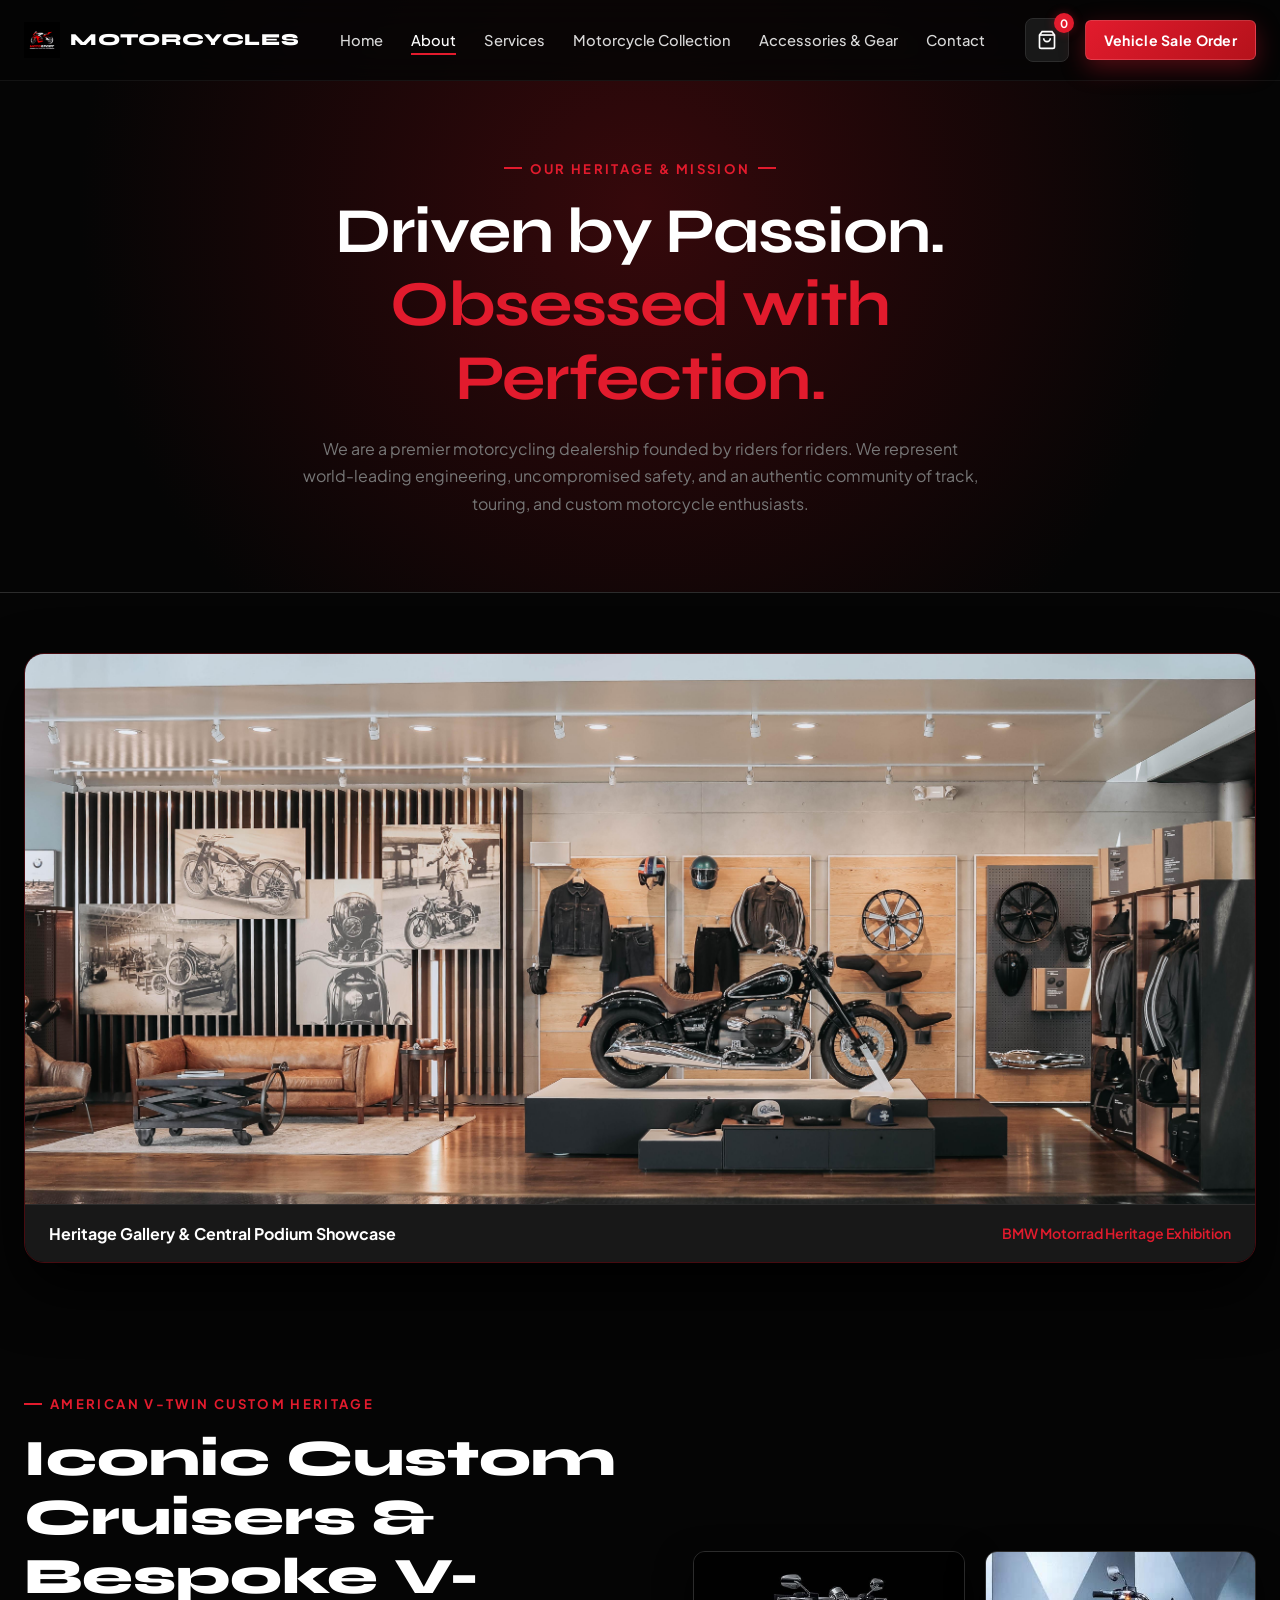
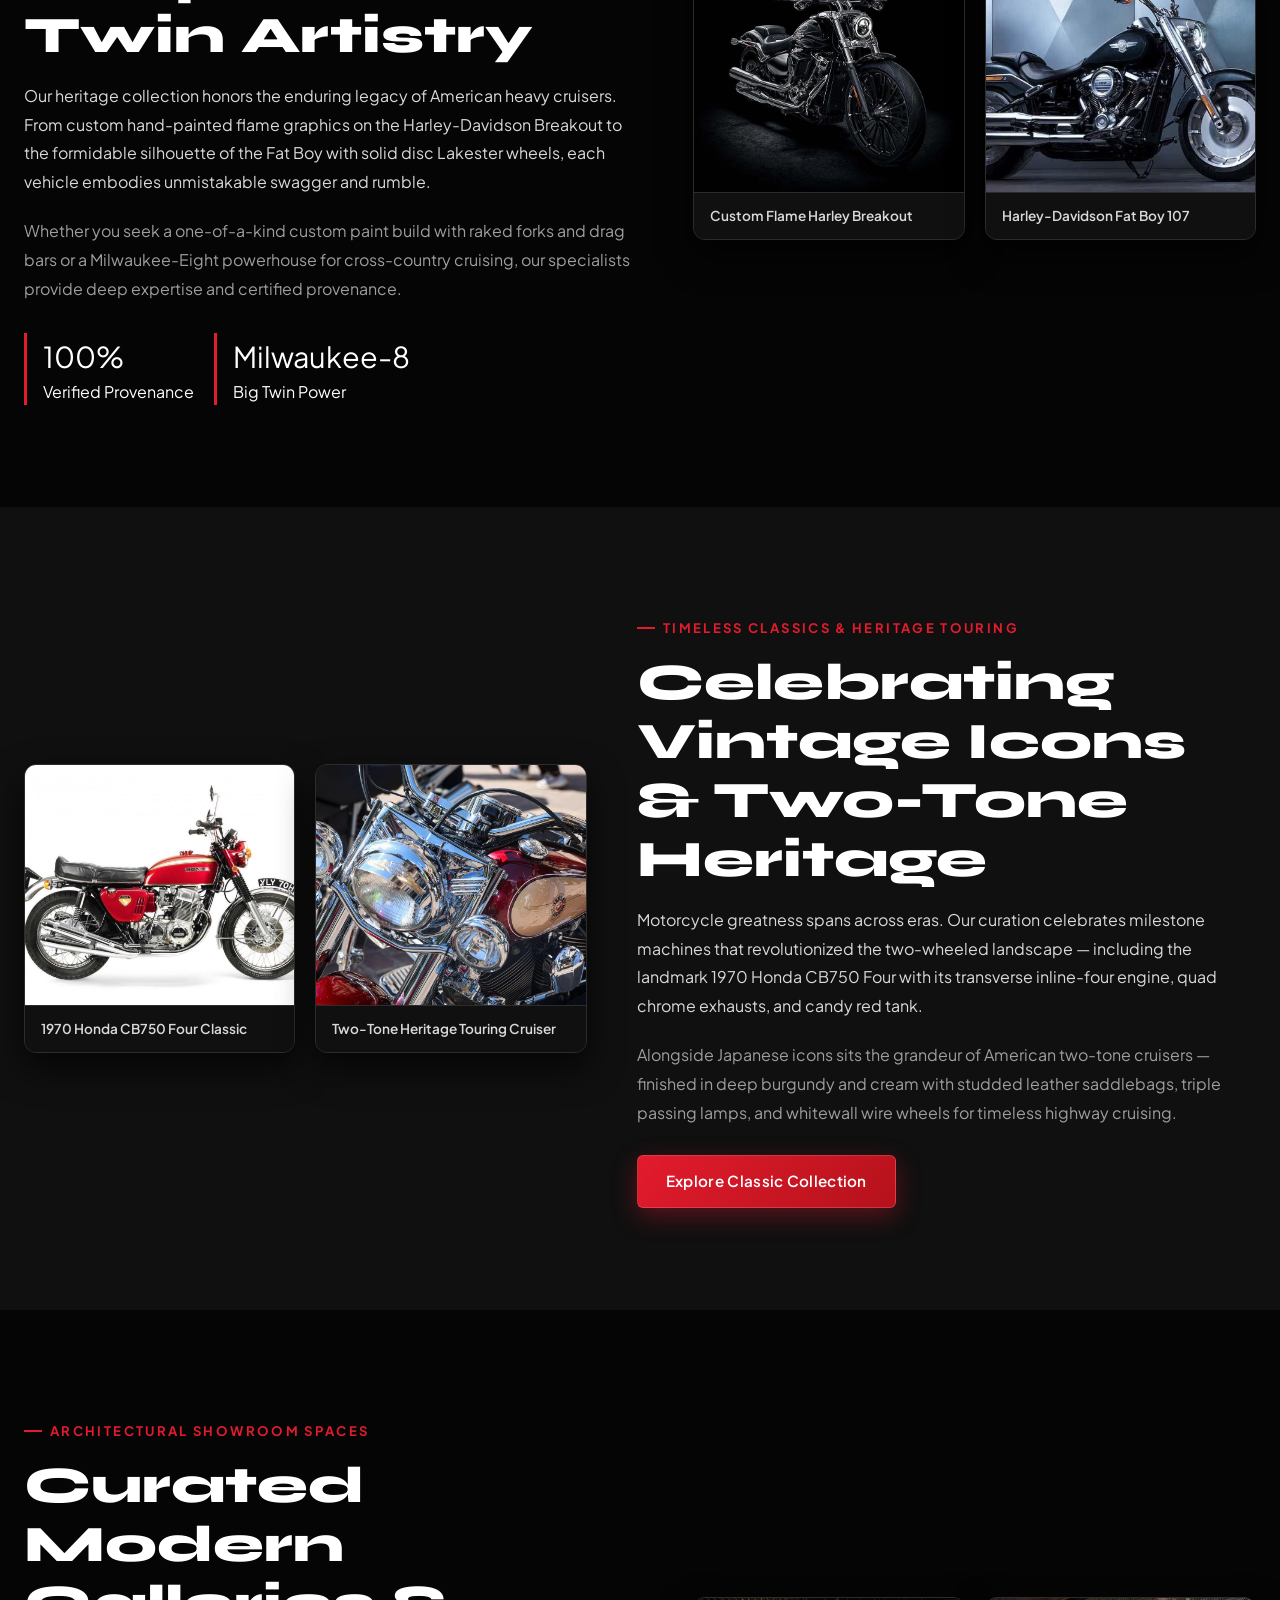
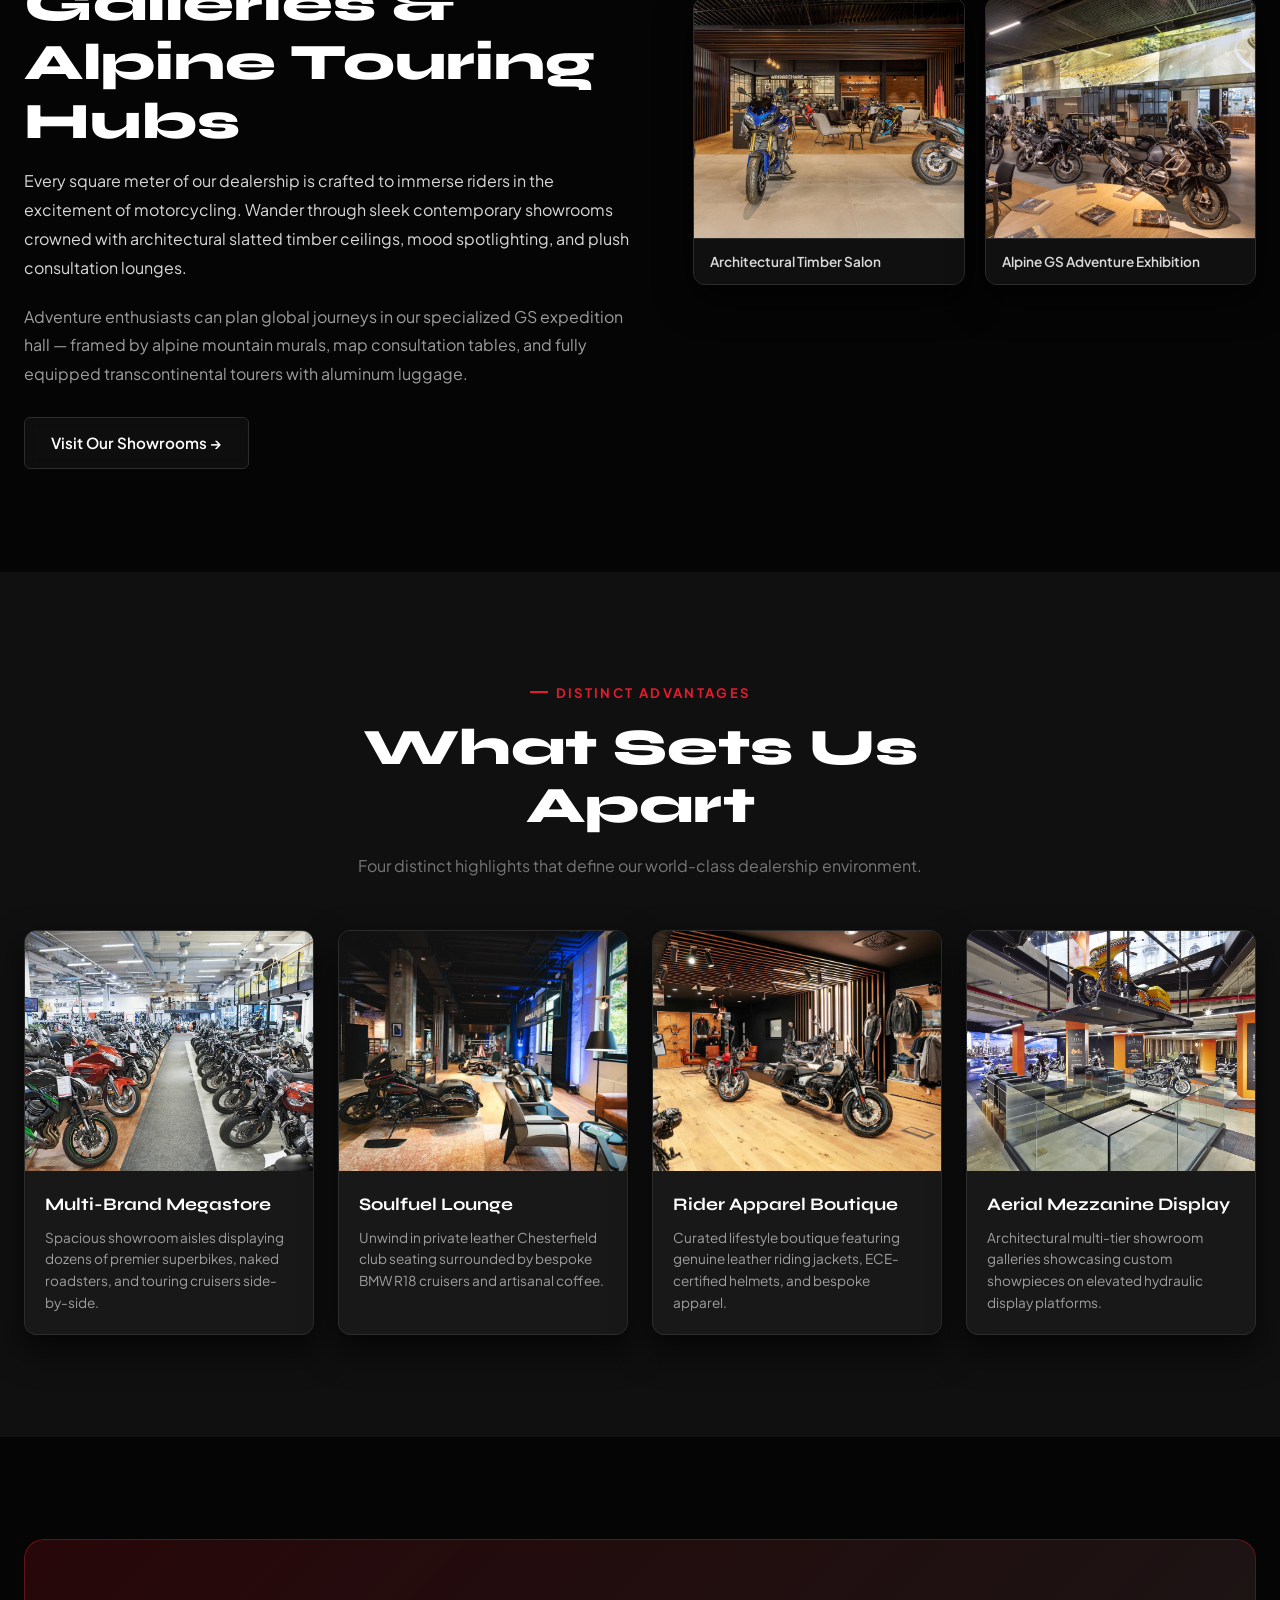
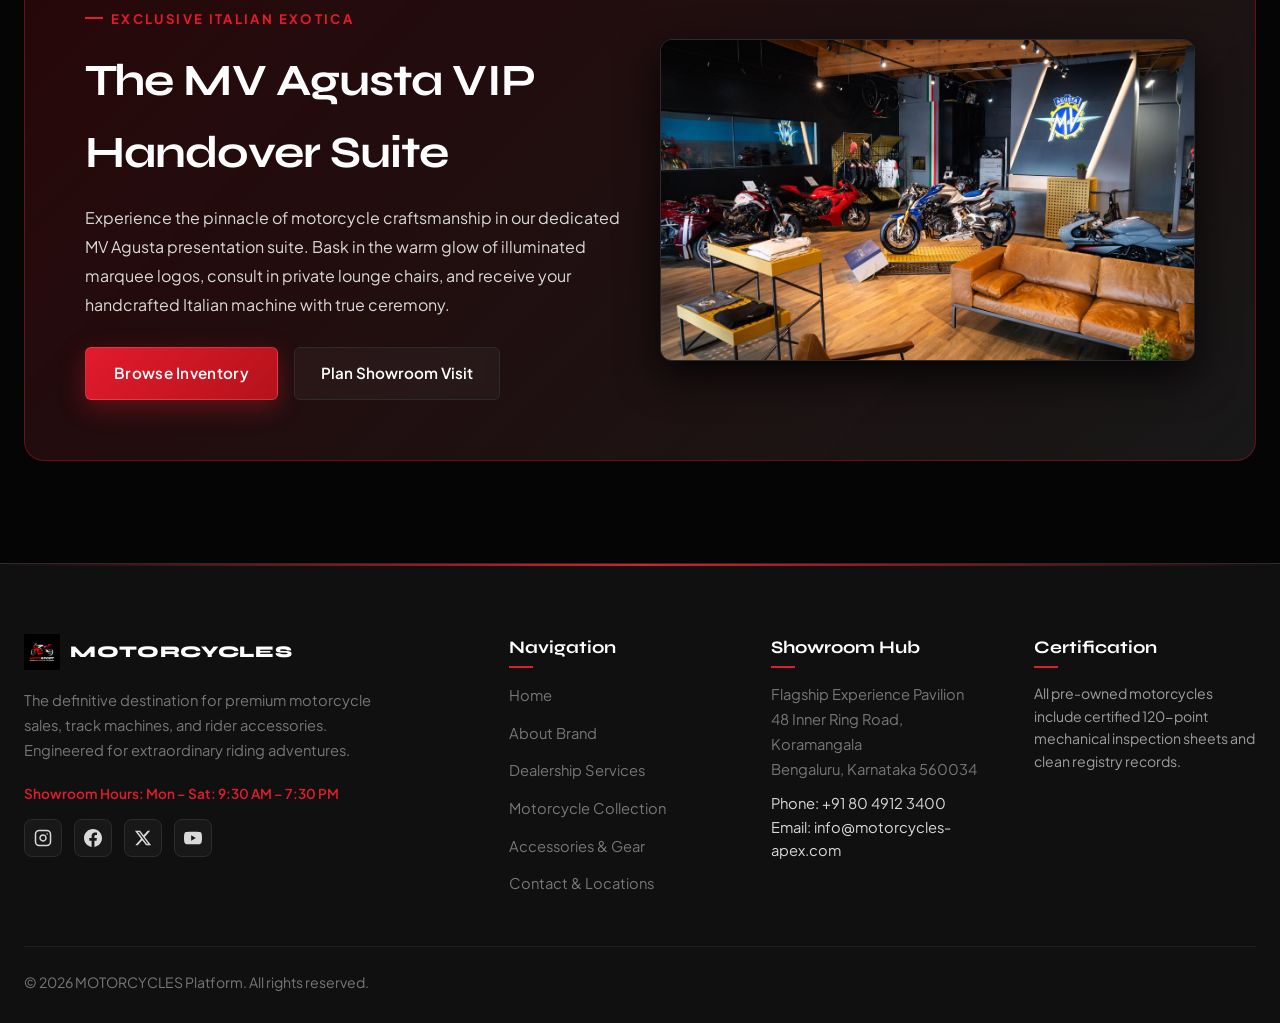
<file: about.html>
<!DOCTYPE html>
<html lang="en">
<head>
  <meta charset="UTF-8">
  <meta name="viewport" content="width=device-width, initial-scale=1.0">
  <title>About Us — MOTORCYCLES Premium Dealership & Performance Heritage</title>
  <meta name="description" content="Discover the philosophy, master technicians, dyno testing facilities, and curated superbike showroom behind the Motorcycles brand.">
  <link rel="icon" type="image/png" href="images/website-logo.png">
  <link rel="shortcut icon" href="images/website-logo.png">
  <link rel="apple-touch-icon" href="images/website-logo.png">
  <link rel="preconnect" href="https://fonts.googleapis.com">
  <link rel="preconnect" href="https://fonts.gstatic.com" crossorigin>
  <link href="https://fonts.googleapis.com/css2?family=Plus+Jakarta+Sans:wght@300;400;500;600;700&family=Space+Grotesk:wght@500;700&family=Syne:wght@600;700;800;900&display=swap" rel="stylesheet">
  <link rel="stylesheet" href="css/style.css">
  <style>
    .page-hero {
      position: relative;
      padding-top: 150px;
      padding-bottom: 75px;
      background: radial-gradient(circle at 50% 35%, rgba(181, 18, 27, 0.28) 0%, rgba(5, 5, 5, 1) 75%);
      border-bottom: 1px solid var(--surface-border);
      overflow: hidden;
    }
    .about-story-grid {
      display: grid;
      grid-template-columns: 1.1fr 1fr;
      gap: 50px;
      align-items: center;
    }
    .about-visual-stack {
      display: grid;
      grid-template-columns: 1fr 1fr;
      gap: 20px;
    }
    .about-img-box {
      border-radius: var(--radius-md);
      overflow: hidden;
      border: 1px solid var(--surface-border);
      background: var(--dark-surface);
      box-shadow: 0 15px 35px rgba(0, 0, 0, 0.7);
    }
    .about-img-box img {
      width: 100%;
      height: 240px;
      object-fit: cover;
      transition: transform 0.5s ease;
    }
    .about-img-box:hover img {
      transform: scale(1.05);
    }
    .about-img-box-caption {
      padding: 12px 16px;
      font-size: 0.85rem;
      font-weight: 600;
      color: var(--light-grey);
      border-top: 1px solid var(--surface-border);
      background: var(--charcoal-black);
    }
    .diff-grid {
      display: grid;
      grid-template-columns: repeat(4, 1fr);
      gap: 24px;
    }
    @media (max-width: 1024px) {
      .about-story-grid { grid-template-columns: 1fr; }
      .diff-grid { grid-template-columns: repeat(2, 1fr); }
      .about-handover-grid { grid-template-columns: 1fr; }
    }
    @media (max-width: 768px) {
      .about-story-grid { grid-template-columns: 1fr !important; }
      .about-visual-stack { grid-template-columns: 1fr !important; }
      .diff-grid { grid-template-columns: 1fr !important; }
      .about-handover-grid { grid-template-columns: 1fr !important; gap: 30px !important; }
    }
    @media (min-width: 768px) and (max-width: 1024px) {
      .diff-grid { grid-template-columns: repeat(2, 1fr) !important; }
    }
    @media (max-width: 768px) {
      .about-stats-row {
        flex-direction: column !important;
        gap: 16px !important;
      }
      .about-stat-item {
        width: 100% !important;
      }
      .about-handover-actions {
        display: flex !important;
        flex-direction: column !important;
        gap: 14px !important;
        width: 100% !important;
      }
      .about-handover-actions .btn-red,
      .about-handover-actions .btn-secondary {
        width: 100% !important;
        max-width: 320px !important;
        min-height: 50px !important;
        height: 50px !important;
        box-sizing: border-box !important;
        display: inline-flex !important;
        align-items: center !important;
        justify-content: center !important;
        text-align: center !important;
        padding: 0 20px !important;
        font-size: 0.95rem !important;
        font-weight: 600 !important;
        letter-spacing: 0.02em !important;
        line-height: 1.2 !important;
        flex: none !important;
      }
    }
    @media (max-width: 767px) {
      .about-story-grid { grid-template-columns: 1fr !important; }
      .about-visual-stack { grid-template-columns: 1fr !important; }
      .diff-grid { grid-template-columns: 1fr !important; }
      .about-handover-grid { grid-template-columns: 1fr !important; }
      .diff-grid > :nth-child(3):last-child {
        grid-column: auto !important;
        justify-self: stretch !important;
        width: 100% !important;
        max-width: 100% !important;
      }
    }
  </style>
</head>
<body>

  <!-- SITE HEADER -->
  <header class="site-header">
    <div class="site-container header-inner">
      <a href="index.html" class="brand-logo">
        <span class="brand-badge"><img src="images/website-logo.png" alt="Motorcycles Logo" class="brand-logo-img"></span>
        <span>MOTORCYCLES</span>
      </a>

      <nav>
        <ul class="nav-links">
          <li><a href="index.html" class="nav-link">Home</a></li>
          <li><a href="about.html" class="nav-link active">About</a></li>
          <li><a href="services.html" class="nav-link">Services</a></li>
          <li><a href="collection.html" class="nav-link">Motorcycle Collection</a></li>
          <li><a href="accessories.html" class="nav-link">Accessories & Gear</a></li>
          <li><a href="contact.html" class="nav-link">Contact</a></li>
        </ul>
      </nav>

      <div class="header-actions">
        <button id="cartToggle" class="cart-btn" aria-label="View Shopping Cart">
          <svg width="20" height="20" viewBox="0 0 24 24" fill="none" stroke="currentColor" stroke-width="2"><path d="M6 2L3 6v14a2 2 0 0 0 2 2h14a2 2 0 0 0 2-2V6l-3-4z"></path><line x1="3" y1="6" x2="21" y2="6"></line><path d="M16 10a4 4 0 0 1-8 0"></path></svg>
          <span id="cartBadge" class="cart-badge">0</span>
        </button>
        <button onclick="openVehicleSaleOrderModal()" class="btn-red nav-sale-order-btn" aria-label="Open Vehicle Sale Order">Vehicle Sale Order</button>
        <button id="mobileMenuToggle" class="mobile-toggle" aria-label="Open Mobile Menu">
          <svg width="26" height="26" viewBox="0 0 24 24" fill="none" stroke="currentColor" stroke-width="2"><line x1="3" y1="12" x2="21" y2="12"></line><line x1="3" y1="6" x2="21" y2="6"></line><line x1="3" y1="18" x2="21" y2="18"></line></svg>
        </button>
      </div>
    </div>
  </header>

  <!-- MOBILE DRAWER & CART DRAWER -->
  <div id="drawerOverlay" class="drawer-overlay"></div>
  <aside id="mobileDrawer" class="mobile-drawer">
    <div style="display: flex; align-items: center; justify-content: space-between; margin-bottom: 30px;">
      <div class="brand-logo" style="font-size: 1.05rem;">
        <span class="brand-badge"><img src="images/website-logo.png" alt="Motorcycles Logo" class="brand-logo-img"></span>
        <span>MOTORCYCLES</span>
      </div>
      <button id="closeMobileDrawer" style="background: none; border: none; color: #fff; cursor: pointer;">
        <svg width="24" height="24" viewBox="0 0 24 24" fill="none" stroke="currentColor" stroke-width="2"><line x1="18" y1="6" x2="6" y2="18"></line><line x1="6" y1="6" x2="18" y2="18"></line></svg>
      </button>
    </div>
    <ul style="list-style: none; display: flex; flex-direction: column; gap: 18px; margin-bottom: 30px;">
      <li><a href="index.html" class="nav-link" style="font-size: 1.1rem;">Home</a></li>
      <li><a href="about.html" class="nav-link active" style="font-size: 1.1rem;">About</a></li>
      <li><a href="services.html" class="nav-link" style="font-size: 1.1rem;">Services</a></li>
      <li><a href="collection.html" class="nav-link" style="font-size: 1.1rem;">Motorcycle Collection</a></li>
      <li><a href="accessories.html" class="nav-link" style="font-size: 1.1rem;">Accessories & Gear</a></li>
      <li><a href="contact.html" class="nav-link" style="font-size: 1.1rem;">Contact</a></li>
      <li>
        <button class="mobile-drawer-cart-btn" onclick="openCart(); document.getElementById('mobileDrawer')?.classList.remove('open'); document.getElementById('drawerOverlay')?.classList.remove('active'); document.body.style.overflow='';" aria-label="Open Shopping Bag">
          <span class="mobile-cart-icon-wrap">
            <svg width="20" height="20" viewBox="0 0 24 24" fill="none" stroke="currentColor" stroke-width="2"><path d="M6 2L3 6v14a2 2 0 0 0 2 2h14a2 2 0 0 0 2-2V6l-3-4z"></path><line x1="3" y1="6" x2="21" y2="6"></line><path d="M16 10a4 4 0 0 1-8 0"></path></svg>
            <span id="cartBadgeMobile" class="cart-badge-mobile">0</span>
          </span>
          <span>Shopping Cart</span>
        </button>
      </li>
    </ul>
    <button onclick="openVehicleSaleOrderModal(); document.getElementById('mobileDrawer')?.classList.remove('open'); document.getElementById('drawerOverlay')?.classList.remove('active'); document.body.style.overflow='';" class="btn-red" style="width: 100%; border: none; cursor: pointer; font-weight: 700;">Vehicle Sale Order</button>
  </aside>

  <div id="cartDrawer" class="cart-drawer">
    <div class="cart-drawer-header">
      <div style="display: flex; align-items: center; gap: 10px;">
        <svg width="22" height="22" viewBox="0 0 24 24" fill="none" stroke="var(--accent-red)" stroke-width="2"><path d="M6 2L3 6v14a2 2 0 0 0 2 2h14a2 2 0 0 0 2-2V6l-3-4z"></path><line x1="3" y1="6" x2="21" y2="6"></line><path d="M16 10a4 4 0 0 1-8 0"></path></svg>
        <h3 class="font-heading" style="font-size: 1.25rem;">Shopping Bag</h3>
      </div>
      <button id="closeCartDrawer" style="background: none; border: none; color: #fff; cursor: pointer;">
        <svg width="22" height="22" viewBox="0 0 24 24" fill="none" stroke="currentColor" stroke-width="2"><line x1="18" y1="6" x2="6" y2="18"></line><line x1="6" y1="6" x2="18" y2="18"></line></svg>
      </button>
    </div>
    <div id="cartItemsList" class="cart-drawer-body"></div>
    <div id="cartEmptyState" style="padding: 40px 20px; text-align: center; color: var(--metallic-grey);">
      <p>Your shopping bag is currently empty.</p>
    </div>
    <div class="cart-drawer-footer">
      <div style="display: flex; justify-content: space-between; margin-bottom: 20px; font-size: 1.15rem; font-weight: 800; color: var(--accent-red);">
        <span>Total:</span>
        <span id="cartTotalAmount">₹0</span>
      </div>
      <a href="accessories.html" class="btn-red" style="width: 100%;">Proceed to Order Form</a>
    </div>
  </div>

  <main>
    <!-- SECTION 1: ABOUT HERO -->
    <section class="page-hero">
      <div class="site-container">
        <div class="hero-center-content">
          <div class="eyebrow eyebrow-center">OUR HERITAGE & MISSION</div>
          <h1 class="font-heading" style="font-size: clamp(2.5rem, 5vw, 4rem); line-height: 1.15; margin-bottom: 20px;">
            Driven by Passion. <br><span style="color: var(--accent-red);">Obsessed with Perfection.</span>
          </h1>
          <p class="section-desc">
            We are a premier motorcycling dealership founded by riders for riders. We represent world-leading engineering, uncompromised safety, and an authentic community of track, touring, and custom motorcycle enthusiasts.
          </p>
        </div>
      </div>
    </section>

    <!-- HERITAGE GALLERY SHOWCASE (Image 41) - Placed Below Hero Section -->
    <section style="padding-top: 60px; padding-bottom: 20px;">
      <div class="site-container">
        <!-- IMAGE 41: BMW Motorrad Heritage Gallery & Central Stage -->
        <div style="border-radius: var(--radius-lg); overflow: hidden; border: 1px solid rgba(226, 27, 45, 0.3); box-shadow: 0 25px 60px rgba(0, 0, 0, 0.9);" data-tilt>
          <img src="images/image-41.png" alt="BMW Motorrad Heritage Gallery with R18 Cruiser on Central Stage" style="width: 100%; height: clamp(320px, 45vw, 550px); object-fit: cover;">
          <div style="padding: 16px 24px; background: var(--dark-surface); border-top: 1px solid var(--surface-border); display: flex; justify-content: space-between; align-items: center; flex-wrap: wrap; gap: 10px;">
            <span style="font-weight: 700; color: #fff;">Heritage Gallery & Central Podium Showcase</span>
            <span style="color: var(--accent-red); font-size: 0.88rem; font-weight: 600;">BMW Motorrad Heritage Exhibition</span>
          </div>
        </div>
      </div>
    </section>

    <!-- SECTION 2: ABOUT THE BRAND & CUSTOM V-TWINS (Images 30, 31) -->
    <section class="section-spacer">
      <div class="site-container">
        <div class="about-story-grid">
          <div>
            <div class="eyebrow">AMERICAN V-TWIN CUSTOM HERITAGE</div>
            <h2 class="section-title">Iconic Custom Cruisers & Bespoke V-Twin Artistry</h2>
            <p style="color: var(--light-grey); line-height: 1.8; margin-bottom: 20px;">
              Our heritage collection honors the enduring legacy of American heavy cruisers. From custom hand-painted flame graphics on the Harley-Davidson Breakout to the formidable silhouette of the Fat Boy with solid disc Lakester wheels, each vehicle embodies unmistakable swagger and rumble.
            </p>
            <p style="color: var(--text-dim); line-height: 1.8; margin-bottom: 30px;">
              Whether you seek a one-of-a-kind custom paint build with raked forks and drag bars or a Milwaukee-Eight powerhouse for cross-country cruising, our specialists provide deep expertise and certified provenance.
            </p>
            <div class="about-stats-row" style="display: flex; gap: 20px;">
              <div class="about-stat-item" style="border-left: 3px solid var(--accent-red); padding-left: 16px;">
                <div class="stat-number" style="font-size: 1.8rem;">100%</div>
                <div class="stat-label">Verified Provenance</div>
              </div>
              <div class="about-stat-item" style="border-left: 3px solid var(--accent-red); padding-left: 16px;">
                <div class="stat-number" style="font-size: 1.8rem; white-space: nowrap;">Milwaukee-8</div>
                <div class="stat-label">Big Twin Power</div>
              </div>
            </div>
          </div>

          <div class="about-visual-stack">
            <!-- IMAGE 30: Custom Flame Breakout -->
            <div class="about-img-box" data-tilt>
              <img src="images/image-30.png" alt="Custom Harley-Davidson Breakout Cruiser with Hand-Painted Flame Graphics">
              <div class="about-img-box-caption">Custom Flame Harley Breakout</div>
            </div>
            <!-- IMAGE 31: Fat Boy 107 -->
            <div class="about-img-box" data-tilt>
              <img src="images/image-31.png" alt="Harley-Davidson Fat Boy 107 with Solid Disc Lakester Wheels">
              <div class="about-img-box-caption">Harley-Davidson Fat Boy 107</div>
            </div>
          </div>
        </div>
      </div>
    </section>

    <!-- SECTION 3: VINTAGE CLASSICS & HERITAGE TOURING (Images 32, 33) -->
    <section class="section-spacer" style="background: var(--charcoal-black);">
      <div class="site-container">
        <div class="about-story-grid" style="direction: rtl;">
          <div style="direction: ltr;">
            <div class="eyebrow">TIMELESS CLASSICS & HERITAGE TOURING</div>
            <h2 class="section-title">Celebrating Vintage Icons & Two-Tone Heritage</h2>
            <p style="color: var(--light-grey); line-height: 1.8; margin-bottom: 20px;">
              Motorcycle greatness spans across eras. Our curation celebrates milestone machines that revolutionized the two-wheeled landscape — including the landmark 1970 Honda CB750 Four with its transverse inline-four engine, quad chrome exhausts, and candy red tank.
            </p>
            <p style="color: var(--text-dim); line-height: 1.8; margin-bottom: 28px;">
              Alongside Japanese icons sits the grandeur of American two-tone cruisers — finished in deep burgundy and cream with studded leather saddlebags, triple passing lamps, and whitewall wire wheels for timeless highway cruising.
            </p>
            <a href="collection.html" class="btn-red">Explore Classic Collection</a>
          </div>

          <div class="about-visual-stack" style="direction: ltr;">
            <!-- IMAGE 32: 1970 Honda CB750 Four -->
            <div class="about-img-box" data-tilt>
              <img src="images/image-32.png" alt="1970 Candy Red Honda CB750 Four Vintage Transverse Inline-Four">
              <div class="about-img-box-caption">1970 Honda CB750 Four Classic</div>
            </div>
            <!-- IMAGE 33: Two-Tone Burgundy Cruiser -->
            <div class="about-img-box" data-tilt>
              <img src="images/image-33.png" alt="Two-Tone Burgundy and Cream Heritage Classic Cruiser with Whitewall Tires">
              <div class="about-img-box-caption">Two-Tone Heritage Touring Cruiser</div>
            </div>
          </div>
        </div>
      </div>
    </section>

    <!-- SECTION 4: ARCHITECTURAL GALLERIES & ADVENTURE (Images 34, 35) -->
    <section class="section-spacer">
      <div class="site-container">
        <div class="about-story-grid">
          <div>
            <div class="eyebrow">ARCHITECTURAL SHOWROOM SPACES</div>
            <h2 class="section-title">Curated Modern Galleries & Alpine Touring Hubs</h2>
            <p style="color: var(--light-grey); line-height: 1.8; margin-bottom: 20px;">
              Every square meter of our dealership is crafted to immerse riders in the excitement of motorcycling. Wander through sleek contemporary showrooms crowned with architectural slatted timber ceilings, mood spotlighting, and plush consultation lounges.
            </p>
            <p style="color: var(--text-dim); line-height: 1.8; margin-bottom: 28px;">
              Adventure enthusiasts can plan global journeys in our specialized GS expedition hall — framed by alpine mountain murals, map consultation tables, and fully equipped transcontinental tourers with aluminum luggage.
            </p>
            <a href="contact.html" class="btn-secondary">Visit Our Showrooms &rarr;</a>
          </div>

          <div class="about-visual-stack">
            <!-- IMAGE 34: Architectural Showroom -->
            <div class="about-img-box" data-tilt>
              <img src="images/image-34.png" alt="Modern Architectural Showroom Floor with Slatted Wood Ceiling and Lounge">
              <div class="about-img-box-caption">Architectural Timber Salon</div>
            </div>
            <!-- IMAGE 35: GS Adventure Hall -->
            <div class="about-img-box" data-tilt>
              <img src="images/image-35.png" alt="BMW GS Adventure Touring Exhibition Hall with Alpine Mountain Mural">
              <div class="about-img-box-caption">Alpine GS Adventure Exhibition</div>
            </div>
          </div>
        </div>
      </div>
    </section>

    <!-- SECTION 5: WHAT MAKES US DIFFERENT (Images 36, 37, 38, 39) -->
    <section class="section-spacer" style="background: var(--charcoal-black);">
      <div class="site-container">
        <div style="text-align: center; max-width: 700px; margin: 0 auto 50px;">
          <div class="eyebrow">DISTINCT ADVANTAGES</div>
          <h2 class="section-title">What Sets Us Apart</h2>
          <p class="section-desc" style="margin: 0 auto;">Four distinct highlights that define our world-class dealership environment.</p>
        </div>

        <div class="diff-grid">
          <!-- Item 1 (Image 36) -->
          <div class="about-img-box" data-tilt>
            <img src="images/image-36.png" alt="Multi-Brand Superbike and Cruiser Megastore Showroom Aisle">
            <div style="padding: 20px;">
              <h4 style="font-family: var(--font-heading); font-size: 1.1rem; margin-bottom: 8px;">Multi-Brand Megastore</h4>
              <p style="color: var(--text-dim); font-size: 0.85rem; line-height: 1.6;">Spacious showroom aisles displaying dozens of premier superbikes, naked roadsters, and touring cruisers side-by-side.</p>
            </div>
          </div>

          <!-- Item 2 (Image 37) -->
          <div class="about-img-box" data-tilt>
            <img src="images/image-37.png" alt="BMW Soulfuel Custom Cruiser Lounge with Chesterfield Leather Sofas">
            <div style="padding: 20px;">
              <h4 style="font-family: var(--font-heading); font-size: 1.1rem; margin-bottom: 8px;">Soulfuel Lounge</h4>
              <p style="color: var(--text-dim); font-size: 0.85rem; line-height: 1.6;">Unwind in private leather Chesterfield club seating surrounded by bespoke BMW R18 cruisers and artisanal coffee.</p>
            </div>
          </div>

          <!-- Item 3 (Image 38) -->
          <div class="about-img-box" data-tilt>
            <img src="images/image-38.png" alt="Motorcycle Lifestyle Apparel Boutique with Leather Jackets and Helmets">
            <div style="padding: 20px;">
              <h4 style="font-family: var(--font-heading); font-size: 1.1rem; margin-bottom: 8px;">Rider Apparel Boutique</h4>
              <p style="color: var(--text-dim); font-size: 0.85rem; line-height: 1.6;">Curated lifestyle boutique featuring genuine leather riding jackets, ECE-certified helmets, and bespoke apparel.</p>
            </div>
          </div>

          <!-- Item 4 (Image 39) -->
          <div class="about-img-box" data-tilt>
            <img src="images/image-39.png" alt="Two-Tier Dealership Showroom with Suspended Custom Yellow Motorcycle">
            <div style="padding: 20px;">
              <h4 style="font-family: var(--font-heading); font-size: 1.1rem; margin-bottom: 8px;">Aerial Mezzanine Display</h4>
              <p style="color: var(--text-dim); font-size: 0.85rem; line-height: 1.6;">Architectural multi-tier showroom galleries showcasing custom showpieces on elevated hydraulic display platforms.</p>
            </div>
          </div>
        </div>
      </div>
    </section>

    <!-- SECTION 6: VIP HANDOVER & CALL TO ACTION (Image 40) -->
    <section class="section-spacer">
      <div class="site-container">
        <div class="about-handover-grid" style="background: linear-gradient(135deg, rgba(181, 18, 27, 0.2), var(--dark-surface)); border: 1px solid rgba(226, 27, 45, 0.35); border-radius: var(--radius-lg); padding: clamp(30px, 5vw, 60px); align-items: center;">
          <div>
            <div class="eyebrow">EXCLUSIVE ITALIAN EXOTICA</div>
            <h2 class="font-heading" style="font-size: clamp(2rem, 3.5vw, 2.8rem); margin-bottom: 16px;">The MV Agusta VIP Handover Suite</h2>
            <p style="color: var(--light-grey); line-height: 1.8; margin-bottom: 28px;">
              Experience the pinnacle of motorcycle craftsmanship in our dedicated MV Agusta presentation suite. Bask in the warm glow of illuminated marquee logos, consult in private lounge chairs, and receive your handcrafted Italian machine with true ceremony.
            </p>
            <div class="about-handover-actions" style="display: flex; gap: 16px; flex-wrap: wrap;">
              <a href="collection.html" class="btn-red">Browse Inventory</a>
              <a href="contact.html" class="btn-secondary">Plan Showroom Visit</a>
            </div>
          </div>

          <!-- IMAGE 40: Customer VIP Handover Suite -->
          <div style="border-radius: var(--radius-md); overflow: hidden; border: 1px solid var(--surface-border); box-shadow: 0 15px 40px rgba(0,0,0,0.8);" data-tilt>
            <img src="images/image-40.png" alt="Official MV Agusta VIP Client Lounge with Illuminated Marquee and Brutale Superbike" style="width: 100%; height: 320px; object-fit: cover;">
          </div>
        </div>
      </div>
    </section>
  </main>

  <!-- SITE FOOTER -->
  <footer class="site-footer">
    <div class="site-container">
      <div class="footer-grid">
        <div class="footer-col">
          <div class="brand-logo" style="margin-bottom: 18px;">
            <span class="brand-badge"><img src="images/website-logo.png" alt="Motorcycles Logo" class="brand-logo-img"></span>
            <span>MOTORCYCLES</span>
          </div>
          <p style="color: var(--metallic-grey); font-size: 0.92rem; line-height: 1.7; max-width: 380px; margin-bottom: 20px;">
            The definitive destination for premium motorcycle sales, track machines, and rider accessories. Engineered for extraordinary riding adventures.
          </p>
          <div class="footer-showroom-hours">Showroom Hours: Mon – Sat: 9:30 AM – 7:30 PM</div>
          <div class="footer-social-links">
            <a href="https://instagram.com" target="_blank" rel="noopener noreferrer" class="footer-social-icon" aria-label="Instagram">
              <svg viewBox="0 0 24 24" fill="none" stroke="currentColor" stroke-width="2" stroke-linecap="round" stroke-linejoin="round"><rect x="2" y="2" width="20" height="20" rx="5" ry="5"></rect><path d="M16 11.37A4 4 0 1 1 12.63 8 4 4 0 0 1 16 11.37z"></path><line x1="17.5" y1="6.5" x2="17.51" y2="6.5"></line></svg>
            </a>
            <a href="https://facebook.com" target="_blank" rel="noopener noreferrer" class="footer-social-icon" aria-label="Facebook">
              <svg viewBox="0 0 24 24" fill="currentColor"><path d="M24 12.073c0-6.627-5.373-12-12-12s-12 5.373-12 12c0 5.99 4.388 10.954 10.125 11.854v-8.385H7.078v-3.47h3.047V9.43c0-3.007 1.792-4.669 4.533-4.669 1.312 0 2.686.235 2.686.235v2.953H15.83c-1.491 0-1.956.925-1.956 1.874v2.25h3.328l-.532 3.47h-2.796v8.385C19.612 23.027 24 18.062 24 12.073z"/></svg>
            </a>
            <a href="https://x.com" target="_blank" rel="noopener noreferrer" class="footer-social-icon" aria-label="X">
              <svg viewBox="0 0 24 24" fill="currentColor"><path d="M18.244 2.25h3.308l-7.227 8.26 8.502 11.24H16.17l-5.214-6.817L4.99 21.75H1.68l7.73-8.835L1.254 2.25H8.08l4.713 6.231zm-1.161 17.52h1.833L7.084 4.126H5.117z"/></svg>
            </a>
            <a href="https://youtube.com" target="_blank" rel="noopener noreferrer" class="footer-social-icon" aria-label="YouTube">
              <svg viewBox="0 0 24 24" fill="currentColor"><path d="M23.498 6.186a3.016 3.016 0 0 0-2.122-2.136C19.505 3.545 12 3.545 12 3.545s-7.505 0-9.377.505A3.017 3.017 0 0 0 .502 6.186C0 8.07 0 12 0 12s0 3.93.502 5.814a3.016 3.016 0 0 0 2.122 2.136c1.871.505 9.376.505 9.376.505s7.505 0 9.377-.505a3.015 3.015 0 0 0 2.122-2.136C24 15.93 24 12 24 12s0-3.93-.502-5.814zM9.545 15.568V8.432L15.818 12l-6.273 3.568z"/></svg>
            </a>
          </div>
        </div>
        <div class="footer-col">
          <h4>Navigation</h4>
          <ul>
            <li><a href="index.html">Home</a></li>
            <li><a href="about.html">About Brand</a></li>
            <li><a href="services.html">Dealership Services</a></li>
            <li><a href="collection.html">Motorcycle Collection</a></li>
            <li><a href="accessories.html">Accessories & Gear</a></li>
            <li><a href="contact.html">Contact & Locations</a></li>
          </ul>
        </div>
        <div class="footer-col">
          <h4>Showroom Hub</h4>
          <p style="color: var(--metallic-grey); font-size: 0.92rem; line-height: 1.7; margin-bottom: 10px;">
            Flagship Experience Pavilion<br>
            48 Inner Ring Road, Koramangala<br>
            Bengaluru, Karnataka 560034
          </p>
          <p style="color: var(--light-grey); font-size: 0.92rem;">
            Phone: +91 80 4912 3400<br>
            Email: info@motorcycles-apex.com
          </p>
        </div>
        <div class="footer-col">
          <h4>Certification</h4>
          <p style="color: var(--text-dim); font-size: 0.88rem; line-height: 1.6;">
            All pre-owned motorcycles include certified 120-point mechanical inspection sheets and clean registry records.
          </p>
        </div>
      </div>
      <div class="footer-bottom">
        <div>&copy; 2026 MOTORCYCLES Platform. All rights reserved.</div>
      </div>
    </div>
  </footer>

  <script src="js/data.js"></script>
  <script src="js/main.js"></script>

  <!-- VEHICLE SALE ORDER MODAL POPUP -->
  <div id="vehicleSaleOrderModal" class="app-modal">
    <div class="app-modal-content" style="max-width: 760px;">
      <button class="modal-close-btn" onclick="closeVehicleSaleOrderModal()" aria-label="Close Modal">&times;</button>
      
      <div style="border-bottom: 1px solid var(--surface-border); padding-bottom: 18px; margin-bottom: 24px;">
        <div class="eyebrow" style="margin-bottom: 6px;">OFFICIAL VEHICLE SALES & ALLOCATION</div>
        <h2 class="font-heading" style="font-size: 1.6rem; color: #fff; margin-bottom: 6px;">Vehicle Sale Order</h2>
        <p style="color: var(--metallic-grey); font-size: 0.9rem; line-height: 1.5;">
          Direct showroom purchase reservation & sales allocation. Submit your vehicle preferences and customer details below.
        </p>
      </div>

      <form id="vehicleSaleOrderForm">
        <div id="vehicleSaleOrderFeedback" class="alert-feedback"></div>

        <div class="form-grid-2">
          <div class="form-group">
            <label class="form-label">Select Motorcycle Model *</label>
            <select name="motorcycleModel" id="modalVehicleSelect" class="form-control form-select" required>
              <option value="">-- Choose Motorcycle Model --</option>
              <optgroup label="Superbikes & Sport Bikes">
                <option value="Honda CBR1000RR-R Fireblade SP">Honda CBR1000RR-R Fireblade SP (₹23,63,000)</option>
                <option value="BMW S1000RR M-Sport">BMW S1000RR M-Sport (₹24,95,000)</option>
                <option value="Ducati Panigale V4 S">Ducati Panigale V4 S (₹27,72,000)</option>
                <option value="Kawasaki Ninja ZX-10R KRT Edition">Kawasaki Ninja ZX-10R KRT (₹16,79,000)</option>
                <option value="Yamaha YZF-R1 Icon Blue">Yamaha YZF-R1 Icon Blue (₹20,39,000)</option>
                <option value="Suzuki GSX-R1000 Black Edition">Suzuki GSX-R1000 (₹19,80,000)</option>
                <option value="Yamaha YZF-R6 Supersport">Yamaha YZF-R6 Supersport (₹15,40,000)</option>
                <option value="Kawasaki Ninja 650 KRT Edition">Kawasaki Ninja 650 (₹7,16,000)</option>
              </optgroup>
              <optgroup label="Naked Streetfighters">
                <option value="KTM 390 Duke ABS Streetfighter">KTM 390 Duke ABS (₹3,11,000)</option>
                <option value="Ducati Streetfighter V4 S">Ducati Streetfighter V4 S (₹28,20,000)</option>
                <option value="Kawasaki Z900 Metallic Spark">Kawasaki Z900 (₹9,38,000)</option>
                <option value="Triumph Speed Triple 1200 RS">Triumph Speed Triple 1200 RS (₹18,25,000)</option>
                <option value="Bajaj Dominar 400 Touring Edition">Bajaj Dominar 400 (₹2,32,000)</option>
              </optgroup>
              <optgroup label="Cruisers & Modern Classics">
                <option value="Kawasaki Vulcan 900 Classic">Kawasaki Vulcan 900 Classic (₹10,49,000)</option>
                <option value="Harley-Davidson Fat Boy 107">Harley-Davidson Fat Boy 107 (₹21,99,000)</option>
                <option value="Harley-Davidson Breakout Custom Flame">Harley Breakout Custom (₹24,50,000)</option>
                <option value="Royal Enfield Classic 350 Chrome Red">Royal Enfield Classic 350 (₹2,24,000)</option>
                <option value="Royal Enfield Hunter 350 Rebel Blue">Royal Enfield Hunter 350 (₹1,74,000)</option>
                <option value="Jawa 42 Bobber Moonstone White">Jawa 42 Bobber (₹2,28,000)</option>
              </optgroup>
              <optgroup label="Adventure Touring">
                <option value="KTM 1290 Super Adventure S">KTM 1290 Super Adventure S (₹22,75,000)</option>
                <option value="BMW R1250 GS Trophy Edition">BMW R1250 GS Trophy (₹23,10,000)</option>
                <option value="BMW F850 GS Adventure Rallye">BMW F850 GS Adventure (₹13,75,000)</option>
              </optgroup>
              <option value="Bespoke Custom Build / Unlisted Import">Other / Custom Import Consultation</option>
            </select>
          </div>

          <div class="form-group">
            <label class="form-label">Purchase Condition *</label>
            <select name="vehicleCondition" class="form-control form-select" required>
              <option value="Brand New (Zero-Mileage Factory Allocation)">Brand New (Zero-Mileage Factory Allocation)</option>
              <option value="Certified Pre-Owned (120-Point Inspected with Warranty)">Certified Pre-Owned (120-Point Inspected)</option>
              <option value="Track / Race Prepared Specification">Track / Race Prepared Specification</option>
            </select>
          </div>
        </div>

        <div class="form-grid-2">
          <div class="form-group">
            <label class="form-label">Customer Full Name *</label>
            <input type="text" name="customerName" class="form-control" required placeholder="e.g. Rahul Sharma">
          </div>

          <div class="form-group">
            <label class="form-label">Mobile Number *</label>
            <input type="tel" name="mobile" class="form-control" required placeholder="+91 98765 43210">
          </div>
        </div>

        <div class="form-grid-2">
          <div class="form-group">
            <label class="form-label">Email Address *</label>
            <input type="email" name="email" class="form-control" required placeholder="rahul@example.com">
          </div>

          <div class="form-group">
            <label class="form-label">Preferred Showroom / Delivery City *</label>
            <select name="dealership" class="form-control form-select" required>
              <option value="Bengaluru Flagship Experience Pavilion (Koramangala)">Bengaluru Flagship Pavilion (Koramangala)</option>
              <option value="Mumbai High-Performance Marine Hub">Mumbai Marine Hub</option>
              <option value="Delhi NCR International Circuit Facility">Delhi NCR Circuit Facility</option>
              <option value="Hyderabad Showroom Hub">Hyderabad Showroom Hub</option>
              <option value="Chennai Coast Track Pavilion">Chennai Coast Track Pavilion</option>
              <option value="Enclosed Doorstep Nationwide Delivery">Enclosed Doorstep Nationwide Delivery</option>
            </select>
          </div>
        </div>

        <div class="form-grid-2">
          <div class="form-group">
            <label class="form-label">Preferred Payment & Financing *</label>
            <select name="purchaseMethod" class="form-control form-select" required>
              <option value="Direct Wire / Full Upfront Dealership Transfer">Direct Wire / Full Dealership Transfer</option>
              <option value="Bank Loan & Low EMI Financing Assistance">Bank Loan & Low EMI Financing Assistance</option>
              <option value="Existing Motorcycle Trade-In / Exchange">Existing Motorcycle Trade-In / Exchange</option>
            </select>
          </div>

          <div class="form-group">
            <label class="form-label">Expected Delivery Timeline *</label>
            <select name="deliveryTimeline" class="form-control form-select" required>
              <option value="Immediate Showroom Allocation (In-Stock)">Immediate Allocation (In-Stock Models)</option>
              <option value="Within 15 to 30 Days">Within 15 to 30 Days</option>
              <option value="Custom Scheduled Delivery Date">Custom Scheduled Delivery Date</option>
            </select>
          </div>
        </div>

        <div class="form-group">
          <label class="form-label">Custom Specifications & Delivery Notes (Optional)</label>
          <textarea name="notes" class="form-control" rows="3" placeholder="Specify optional Akrapovič exhaust fitment, riding gear bundle sizing, registration preferences, or trade-in bike details..."></textarea>
        </div>

        <button type="submit" class="btn-red" style="width: 100%; padding: 13px; font-size: 1rem; font-weight: 700; justify-content: center; margin-top: 6px;">
          Submit Vehicle Sale Order &rarr;
        </button>
        <p style="text-align: center; color: var(--metallic-grey); font-size: 0.8rem; margin-top: 10px;">
          🔒 Authorized reservation enquiry. No immediate payment deducted online. Sales consultant connects to confirm allocation.
        </p>
      </form>
    </div>
  </div>

  <!-- Drop to Top Button -->
  <button id="scrollToTopBtn" class="scroll-to-top-btn" aria-label="Drop to top" title="Drop to top">
    <svg width="22" height="22" viewBox="0 0 24 24" fill="none" stroke="currentColor" stroke-width="2.5" stroke-linecap="round" stroke-linejoin="round">
      <polyline points="18 15 12 9 6 15"></polyline>
    </svg>
  </button>
</body>
</html>
</file>
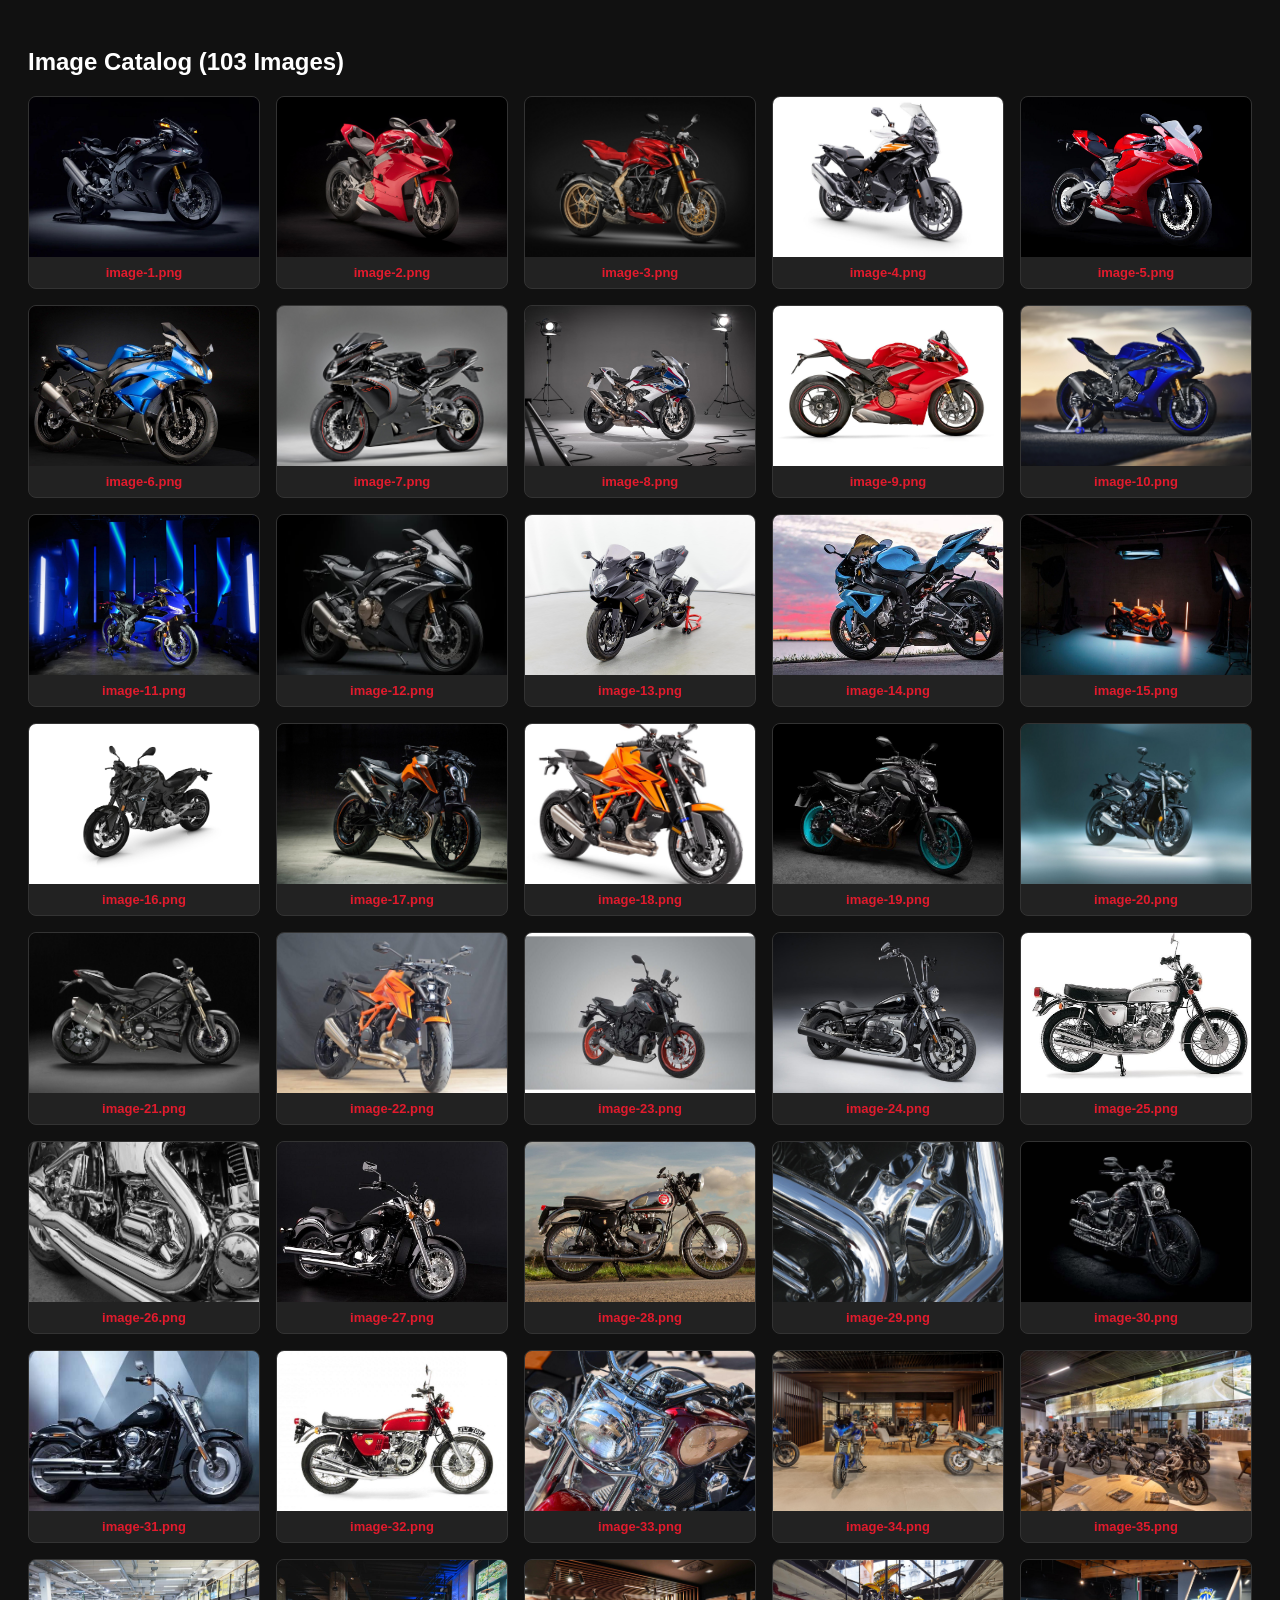
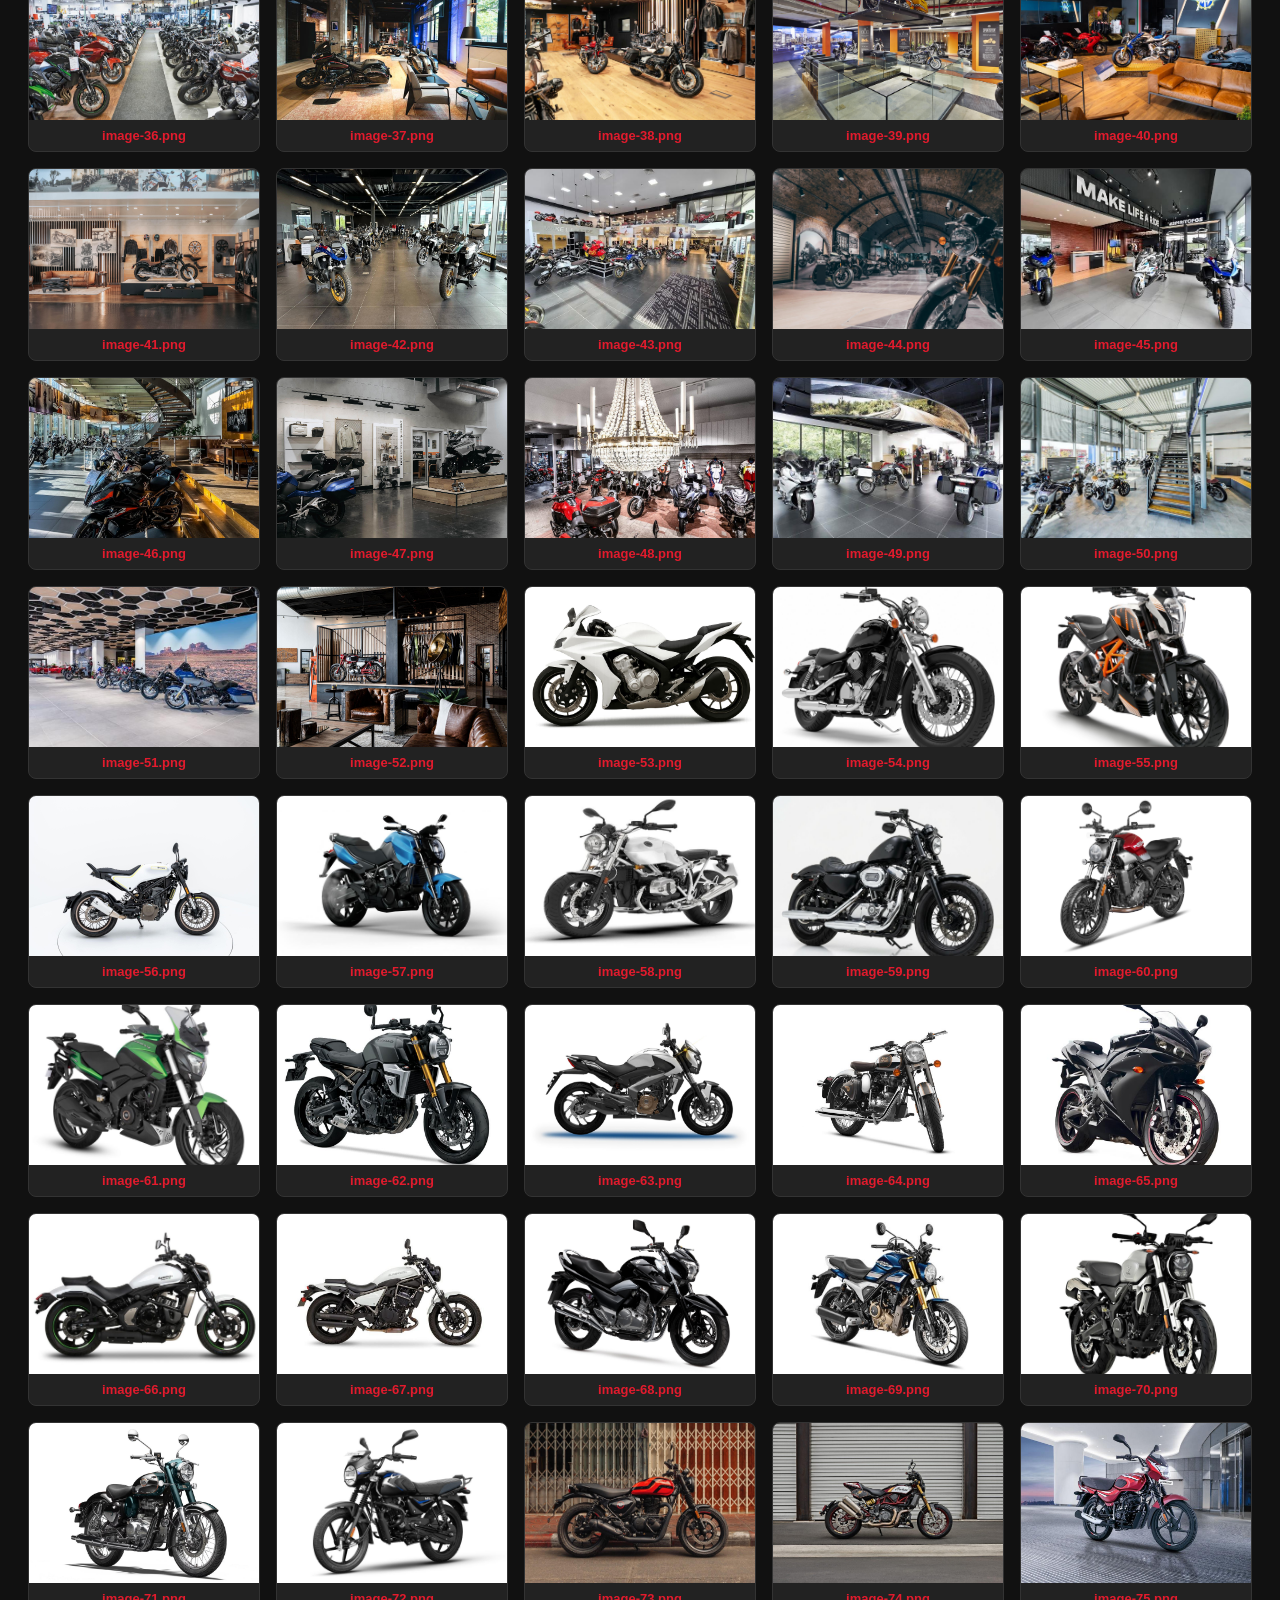
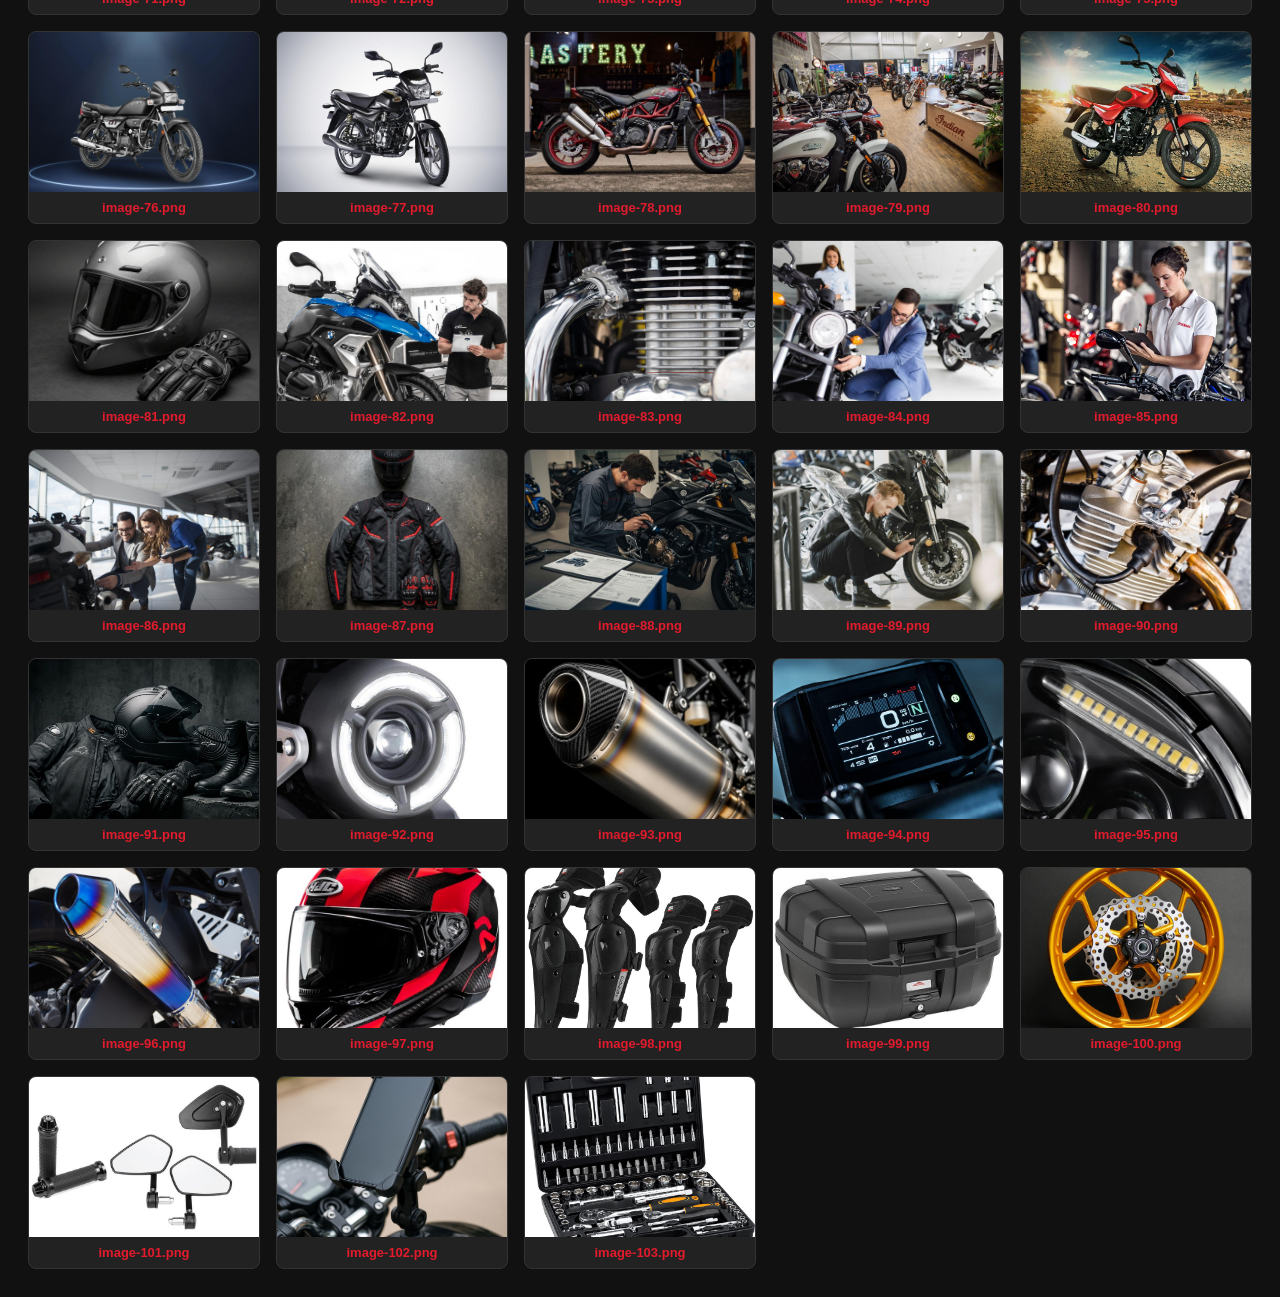
<file: catalog.html>
<!DOCTYPE html>
<html>
<head>
<style>
body { background: #111; color: #fff; font-family: sans-serif; padding: 20px; }
.grid { display: grid; grid-template-columns: repeat(auto-fill, minmax(220px, 1fr)); gap: 16px; }
.card { background: #222; border-radius: 8px; overflow: hidden; border: 1px solid #333; text-align: center; font-size: 13px; }
.card img { width: 100%; height: 160px; object-fit: cover; display: block; }
.card .title { padding: 8px 4px; font-weight: bold; color: #e21b2d; }
</style>
</head>
<body>
<h2>Image Catalog (103 Images)</h2>
<div class="grid">
<script>
for(let i=1; i<=103; i++) {
  document.write(`<div class="card"><img src="images/image-${i}.png" loading="lazy"><div class="title">image-${i}.png</div></div>`);
}
</script>
</div>
</body>
</html>
</file>
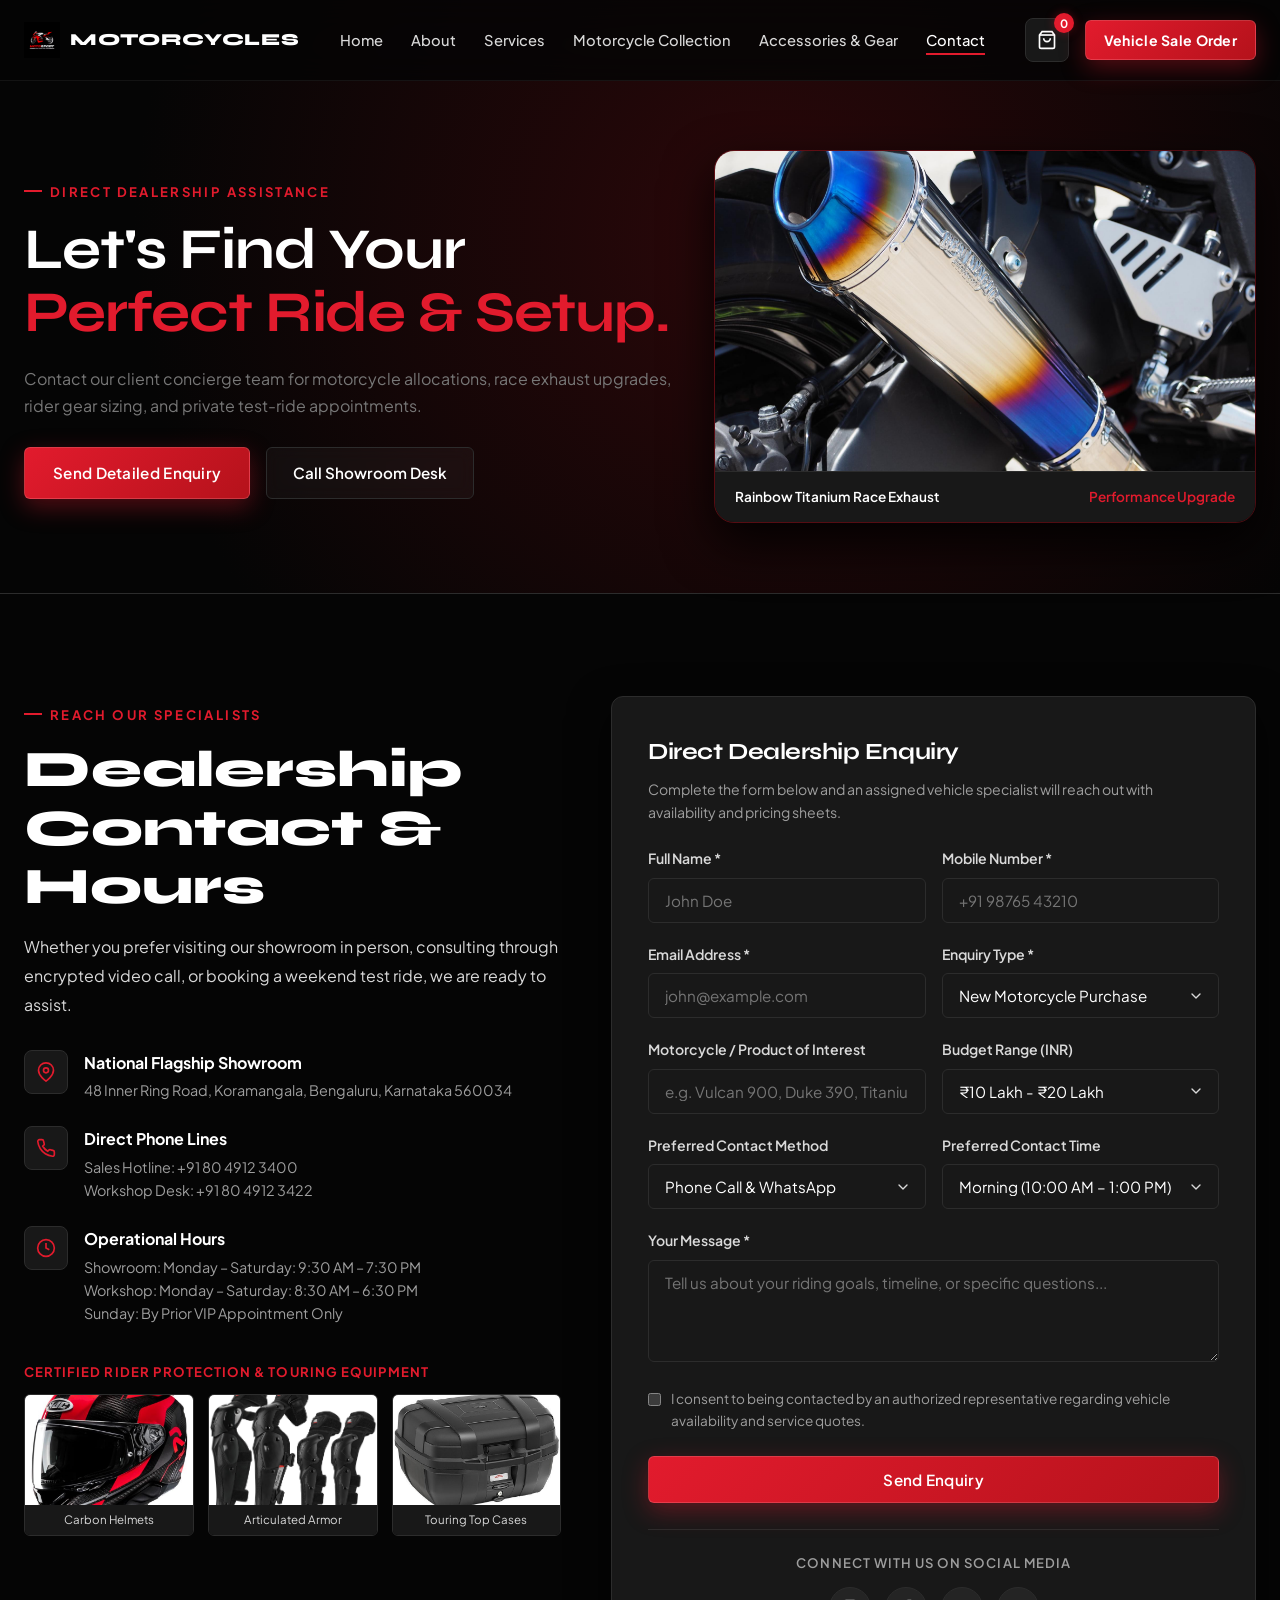
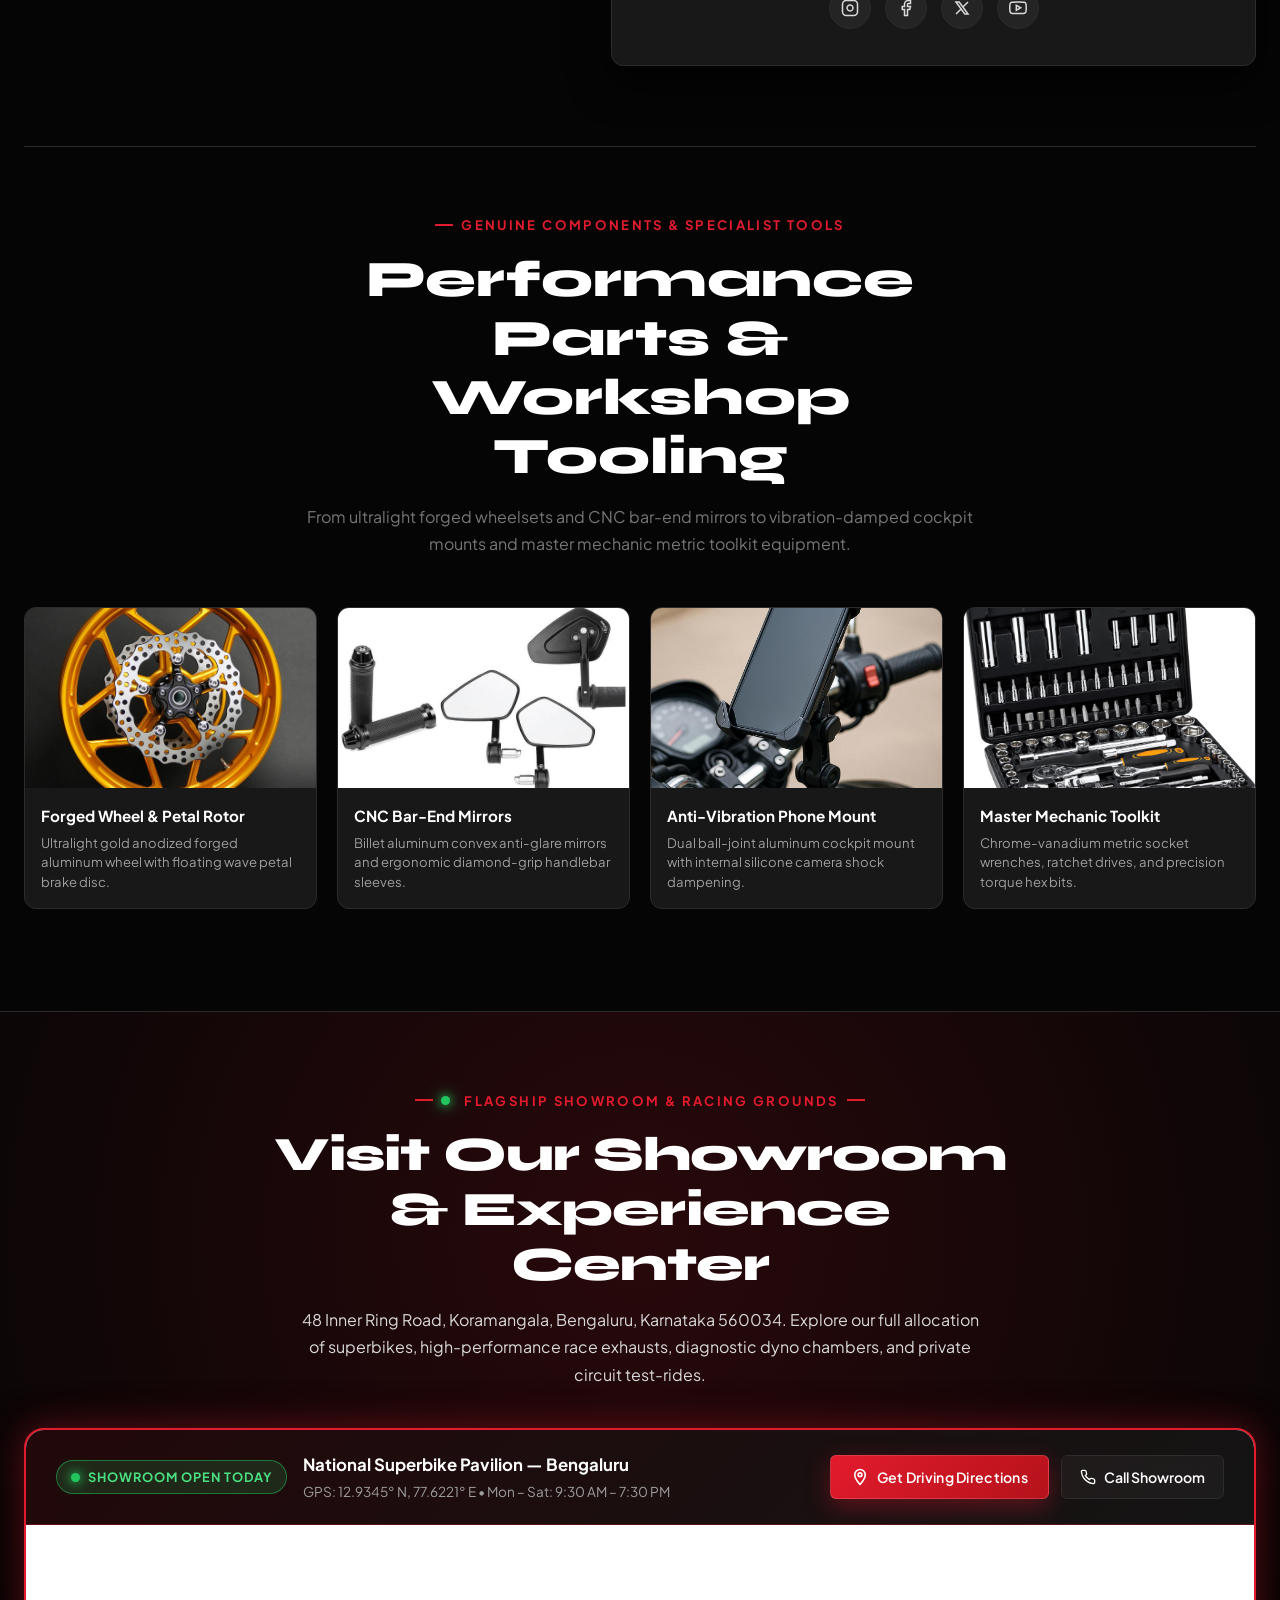
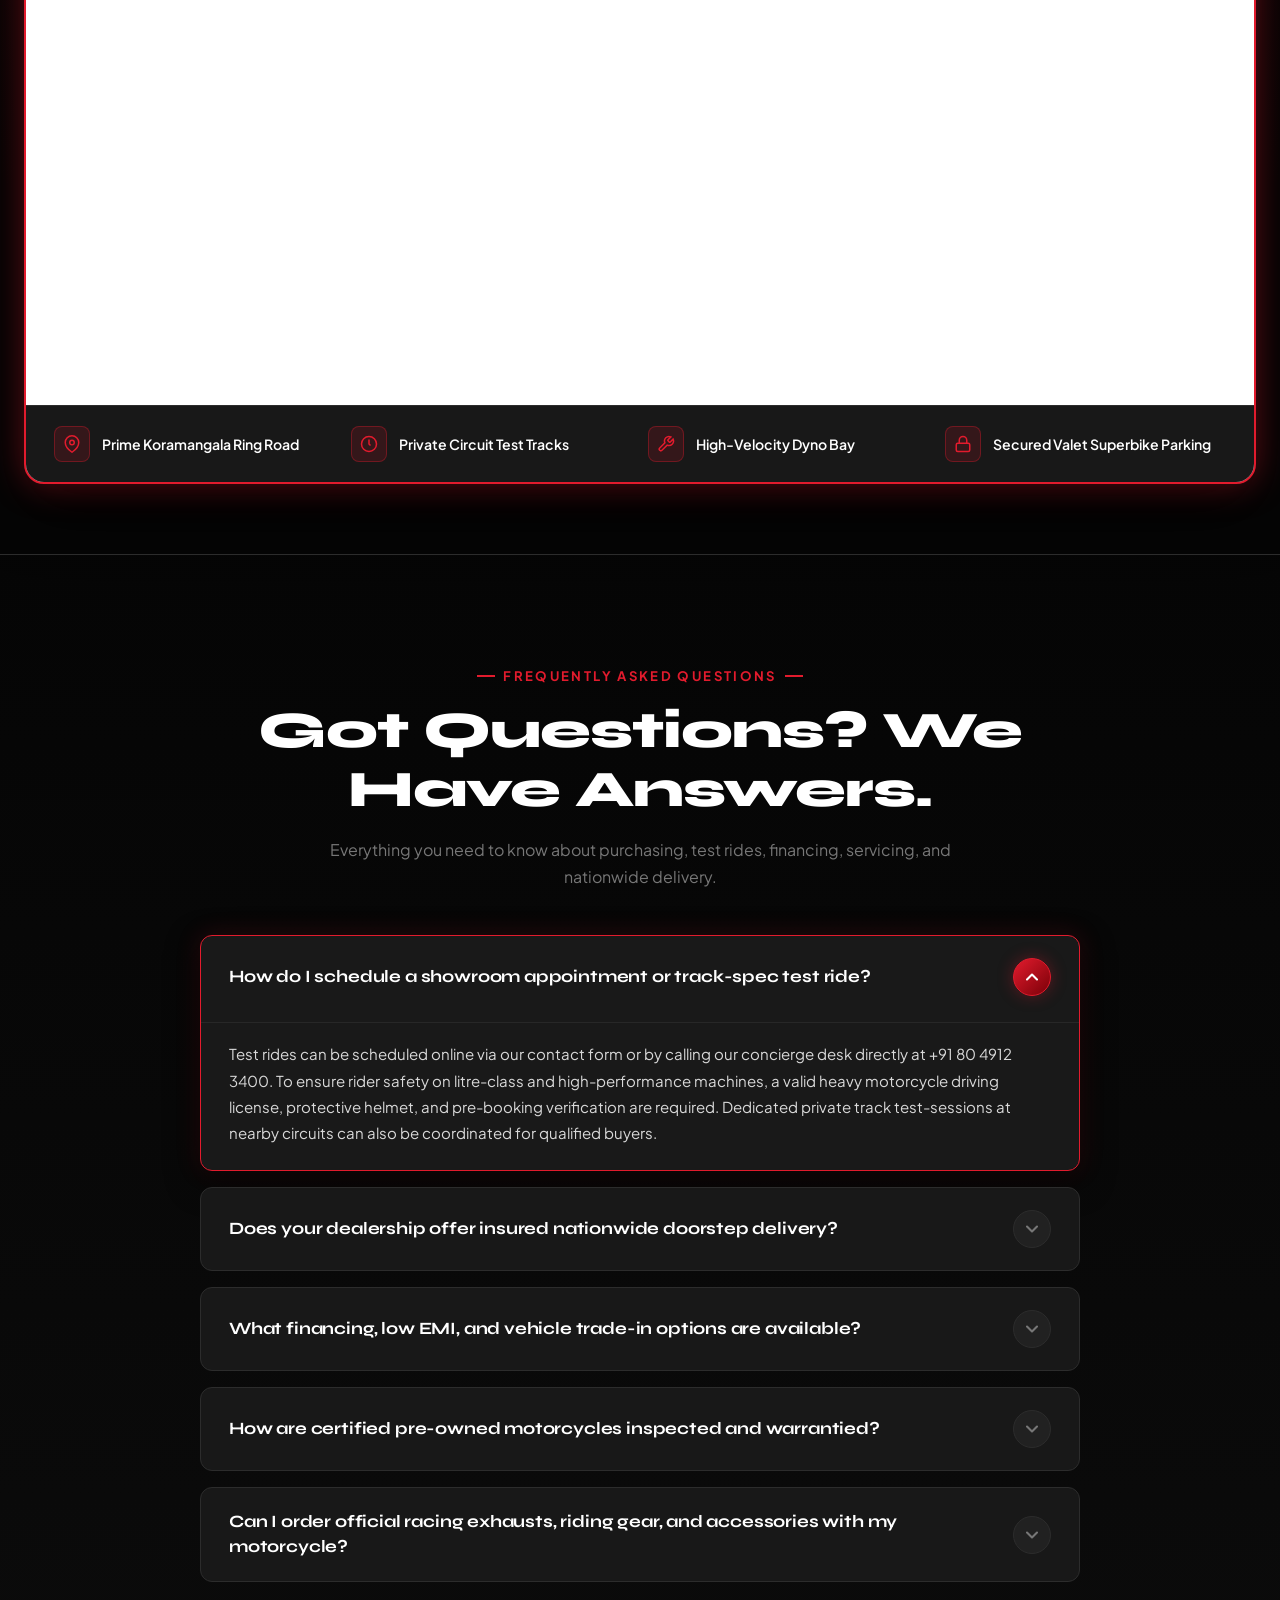
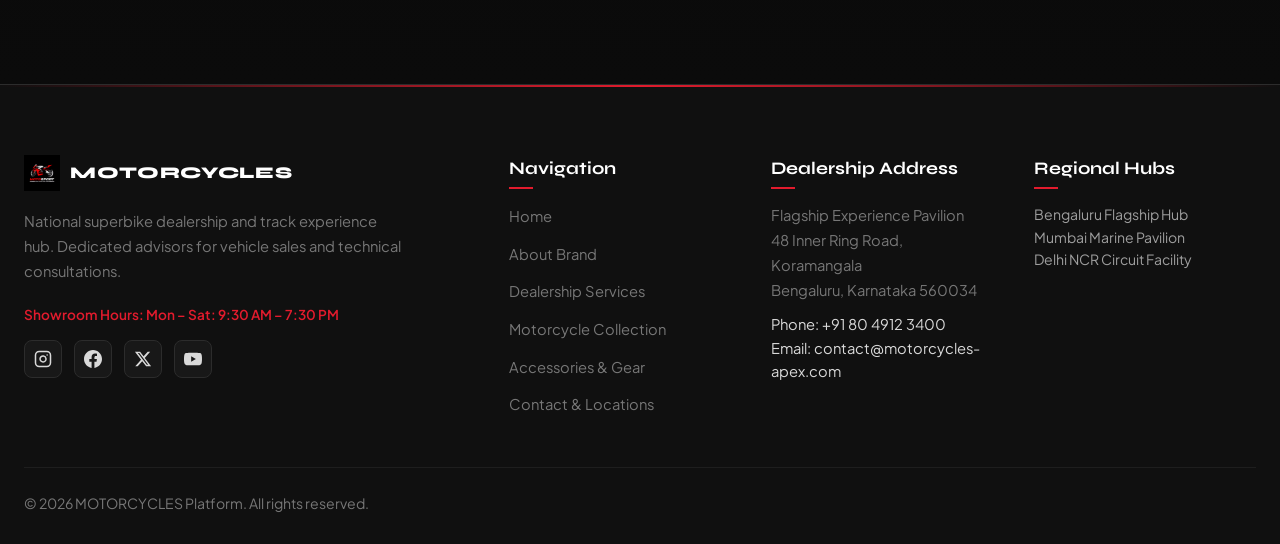
<file: contact.html>
<!DOCTYPE html>
<html lang="en">
<head>
  <meta charset="UTF-8">
  <meta name="viewport" content="width=device-width, initial-scale=1.0">
  <title>Contact Us — Dealership Enquiries, Locations & Test-Ride Request</title>
  <meta name="description" content="Connect with our national superbike headquarters, client advisory suites, circuit test grounds, and showroom locations. Submit purchase or dealership enquiries.">
  <link rel="icon" type="image/png" href="images/website-logo.png">
  <link rel="shortcut icon" href="images/website-logo.png">
  <link rel="apple-touch-icon" href="images/website-logo.png">
  <link rel="preconnect" href="https://fonts.googleapis.com">
  <link rel="preconnect" href="https://fonts.gstatic.com" crossorigin>
  <link href="https://fonts.googleapis.com/css2?family=Plus+Jakarta+Sans:wght@300;400;500;600;700&family=Space+Grotesk:wght@500;700&family=Syne:wght@600;700;800;900&display=swap" rel="stylesheet">
  <link rel="stylesheet" href="css/style.css">
  <style>
    .page-hero {
      position: relative;
      padding-top: 150px;
      padding-bottom: 70px;
      background: radial-gradient(circle at 60% 40%, rgba(181, 18, 27, 0.22) 0%, rgba(5, 5, 5, 1) 75%);
      border-bottom: 1px solid var(--surface-border);
    }
    .contact-layout {
      display: grid;
      grid-template-columns: 1fr 1.2fr;
      gap: 50px;
      margin-bottom: 80px;
    }
    .hq-gallery-grid {
      display: grid;
      grid-template-columns: repeat(4, 1fr);
      gap: 20px;
      margin-top: 50px;
    }
    .hq-card {
      background: var(--dark-surface);
      border: 1px solid var(--surface-border);
      border-radius: var(--radius-md);
      overflow: hidden;
      transition: all var(--transition-smooth);
    }
    .hq-card:hover {
      border-color: var(--accent-red);
      transform: translateY(-4px);
      box-shadow: 0 12px 30px rgba(0,0,0,0.8), 0 0 20px var(--red-glow);
    }
    .hq-card-img {
      width: 100%;
      height: 180px;
      object-fit: cover;
    }
    .hq-card-body {
      padding: 16px;
    }
    .contact-hero-actions {
      display: flex;
      gap: 16px;
      flex-wrap: wrap;
    }
    @media (max-width: 1024px) {
      .contact-layout { grid-template-columns: 1fr; }
      .hq-gallery-grid { grid-template-columns: repeat(2, 1fr); }
      .contact-hero-grid { grid-template-columns: 1fr; }
    }
    @media (max-width: 768px) {
      .contact-layout { grid-template-columns: 1fr !important; }
      .contact-hero-grid { grid-template-columns: 1fr !important; }
      .contact-gear-grid { grid-template-columns: 1fr !important; }
      .hq-gallery-grid { grid-template-columns: 1fr !important; }
    }
    @media (min-width: 768px) and (max-width: 1024px) {
      .contact-gear-grid { grid-template-columns: repeat(2, 1fr) !important; }
      .hq-gallery-grid { grid-template-columns: repeat(2, 1fr) !important; }
      .contact-gear-grid > :nth-child(3):last-child {
        grid-column: 1 / -1 !important;
        justify-self: center !important;
        width: 100% !important;
        max-width: calc((100% - 14px) / 2) !important;
      }
    }
    @media (max-width: 768px) {
      .contact-hero-actions {
        display: flex !important;
        flex-direction: column !important;
        align-items: center !important;
        justify-content: center !important;
        gap: 14px !important;
        width: 100% !important;
        margin-left: auto !important;
        margin-right: auto !important;
      }
      .contact-hero-actions .btn-red,
      .contact-hero-actions .btn-secondary {
        width: 100% !important;
        max-width: 320px !important;
        min-height: 50px !important;
        height: 50px !important;
        box-sizing: border-box !important;
        display: inline-flex !important;
        align-items: center !important;
        justify-content: center !important;
        text-align: center !important;
        padding: 0 20px !important;
        font-size: 0.95rem !important;
        font-weight: 600 !important;
        letter-spacing: 0.02em !important;
        line-height: 1.2 !important;
        margin-left: auto !important;
        margin-right: auto !important;
        flex: none !important;
      }
    }
    @media (max-width: 767px) {
      .hq-gallery-grid { grid-template-columns: 1fr !important; }
      .contact-gear-grid { grid-template-columns: 1fr !important; }
      .contact-layout { grid-template-columns: 1fr !important; }
      .contact-hero-grid { grid-template-columns: 1fr !important; }
      .contact-gear-grid > :nth-child(3):last-child,
      .hq-gallery-grid > :nth-child(3):last-child {
        grid-column: auto !important;
        justify-self: stretch !important;
        width: 100% !important;
        max-width: 100% !important;
      }
    }

    /* Bright Dealership Map Section */
    .dealership-map-section {
      position: relative;
      background: radial-gradient(circle at 50% 20%, rgba(226, 27, 45, 0.16) 0%, rgba(5, 5, 5, 0.95) 75%);
      border-top: 1px solid var(--surface-border);
      padding-top: 70px;
      padding-bottom: 70px;
    }
    .map-card-outer {
      border: 2px solid #e21b2d;
      border-radius: var(--radius-lg);
      overflow: hidden;
      box-shadow: 0 0 35px rgba(226, 27, 45, 0.4), 0 25px 60px rgba(0, 0, 0, 0.9);
      background: #ffffff;
      transition: box-shadow var(--transition-smooth), border-color var(--transition-smooth);
    }
    .map-card-outer:hover {
      border-color: #ff3344;
      box-shadow: 0 0 50px rgba(226, 27, 45, 0.55), 0 30px 70px rgba(0, 0, 0, 0.95);
    }
    .map-header-card {
      background: linear-gradient(135deg, #22080a 0%, #141414 100%);
      border-bottom: 1px solid rgba(226, 27, 45, 0.35);
      padding: 22px 30px;
      display: flex;
      justify-content: space-between;
      align-items: center;
      flex-wrap: wrap;
      gap: 18px;
    }
    .map-header-info {
      display: flex;
      align-items: center;
      gap: 16px;
      flex-wrap: wrap;
    }
    .map-live-badge {
      display: inline-flex;
      align-items: center;
      gap: 8px;
      background: rgba(34, 197, 94, 0.16);
      border: 1px solid rgba(34, 197, 94, 0.5);
      color: #4ade80;
      font-size: 0.8rem;
      font-weight: 700;
      text-transform: uppercase;
      letter-spacing: 0.08em;
      padding: 6px 14px;
      border-radius: 999px;
    }
    .map-live-dot {
      width: 9px;
      height: 9px;
      border-radius: 50%;
      background: #22c55e;
      box-shadow: 0 0 10px #22c55e, 0 0 18px #22c55e;
      animation: mapPulse 1.8s infinite;
    }
    @keyframes mapPulse {
      0%, 100% { opacity: 1; transform: scale(1); }
      50% { opacity: 0.45; transform: scale(0.85); }
    }
    .map-iframe-container {
      width: 100%;
      height: 480px;
      background: #f4f4f4;
      position: relative;
    }
    .map-iframe-container iframe {
      width: 100%;
      height: 100%;
      border: 0;
      display: block;
      filter: contrast(102%) brightness(102%);
    }
    .map-features-grid {
      display: grid;
      grid-template-columns: repeat(4, 1fr);
      gap: 16px;
      background: var(--dark-surface);
      padding: 20px 28px;
      border-top: 1px solid var(--surface-border);
    }
    .map-feature-item {
      display: flex;
      align-items: center;
      gap: 12px;
      font-size: 0.88rem;
      font-weight: 600;
      color: var(--white);
    }
    .map-feature-icon {
      width: 36px;
      height: 36px;
      border-radius: 8px;
      background: rgba(226, 27, 45, 0.14);
      border: 1px solid rgba(226, 27, 45, 0.35);
      color: var(--accent-red);
      display: inline-flex;
      align-items: center;
      justify-content: center;
      flex-shrink: 0;
    }
    @media (max-width: 992px) {
      .map-features-grid {
        grid-template-columns: repeat(2, 1fr);
      }
      .map-header-card {
        flex-direction: column;
        align-items: flex-start;
      }
      .map-iframe-container {
        height: 380px;
      }
    }
    @media (max-width: 600px) {
      .map-features-grid {
        grid-template-columns: 1fr;
        padding: 16px 20px;
      }
      .map-iframe-container {
        height: 330px;
      }
      .map-header-card {
        padding: 16px 20px;
      }
    }
  </style>
</head>
<body>

  <!-- SITE HEADER -->
  <header class="site-header">
    <div class="site-container header-inner">
      <a href="index.html" class="brand-logo">
        <span class="brand-badge"><img src="images/website-logo.png" alt="Motorcycles Logo" class="brand-logo-img"></span>
        <span>MOTORCYCLES</span>
      </a>

      <nav>
        <ul class="nav-links">
          <li><a href="index.html" class="nav-link">Home</a></li>
          <li><a href="about.html" class="nav-link">About</a></li>
          <li><a href="services.html" class="nav-link">Services</a></li>
          <li><a href="collection.html" class="nav-link">Motorcycle Collection</a></li>
          <li><a href="accessories.html" class="nav-link">Accessories & Gear</a></li>
          <li><a href="contact.html" class="nav-link active">Contact</a></li>
        </ul>
      </nav>

      <div class="header-actions">
        <button id="cartToggle" class="cart-btn" aria-label="View Shopping Cart">
          <svg width="20" height="20" viewBox="0 0 24 24" fill="none" stroke="currentColor" stroke-width="2"><path d="M6 2L3 6v14a2 2 0 0 0 2 2h14a2 2 0 0 0 2-2V6l-3-4z"></path><line x1="3" y1="6" x2="21" y2="6"></line><path d="M16 10a4 4 0 0 1-8 0"></path></svg>
          <span id="cartBadge" class="cart-badge">0</span>
        </button>
        <button onclick="openVehicleSaleOrderModal()" class="btn-red nav-sale-order-btn" aria-label="Open Vehicle Sale Order">Vehicle Sale Order</button>
        <button id="mobileMenuToggle" class="mobile-toggle" aria-label="Open Mobile Menu">
          <svg width="26" height="26" viewBox="0 0 24 24" fill="none" stroke="currentColor" stroke-width="2"><line x1="3" y1="12" x2="21" y2="12"></line><line x1="3" y1="6" x2="21" y2="6"></line><line x1="3" y1="18" x2="21" y2="18"></line></svg>
        </button>
      </div>
    </div>
  </header>

  <!-- MOBILE DRAWER & CART DRAWER -->
  <div id="drawerOverlay" class="drawer-overlay"></div>
  <aside id="mobileDrawer" class="mobile-drawer">
    <div style="display: flex; align-items: center; justify-content: space-between; margin-bottom: 30px;">
      <div class="brand-logo" style="font-size: 1.05rem;">
        <span class="brand-badge"><img src="images/website-logo.png" alt="Motorcycles Logo" class="brand-logo-img"></span>
        <span>MOTORCYCLES</span>
      </div>
      <button id="closeMobileDrawer" style="background: none; border: none; color: #fff; cursor: pointer;">
        <svg width="24" height="24" viewBox="0 0 24 24" fill="none" stroke="currentColor" stroke-width="2"><line x1="18" y1="6" x2="6" y2="18"></line><line x1="6" y1="6" x2="18" y2="18"></line></svg>
      </button>
    </div>
    <ul style="list-style: none; display: flex; flex-direction: column; gap: 18px; margin-bottom: 30px;">
      <li><a href="index.html" class="nav-link" style="font-size: 1.1rem;">Home</a></li>
      <li><a href="about.html" class="nav-link" style="font-size: 1.1rem;">About</a></li>
      <li><a href="services.html" class="nav-link" style="font-size: 1.1rem;">Services</a></li>
      <li><a href="collection.html" class="nav-link" style="font-size: 1.1rem;">Motorcycle Collection</a></li>
      <li><a href="accessories.html" class="nav-link" style="font-size: 1.1rem;">Accessories & Gear</a></li>
      <li><a href="contact.html" class="nav-link active" style="font-size: 1.1rem;">Contact</a></li>
      <li>
        <button class="mobile-drawer-cart-btn" onclick="openCart(); document.getElementById('mobileDrawer')?.classList.remove('open'); document.getElementById('drawerOverlay')?.classList.remove('active'); document.body.style.overflow='';" aria-label="Open Shopping Bag">
          <span class="mobile-cart-icon-wrap">
            <svg width="20" height="20" viewBox="0 0 24 24" fill="none" stroke="currentColor" stroke-width="2"><path d="M6 2L3 6v14a2 2 0 0 0 2 2h14a2 2 0 0 0 2-2V6l-3-4z"></path><line x1="3" y1="6" x2="21" y2="6"></line><path d="M16 10a4 4 0 0 1-8 0"></path></svg>
            <span id="cartBadgeMobile" class="cart-badge-mobile">0</span>
          </span>
          <span>Shopping Cart</span>
        </button>
      </li>
    </ul>
    <button onclick="openVehicleSaleOrderModal(); document.getElementById('mobileDrawer')?.classList.remove('open'); document.getElementById('drawerOverlay')?.classList.remove('active'); document.body.style.overflow='';" class="btn-red" style="width: 100%; border: none; cursor: pointer; font-weight: 700;">Vehicle Sale Order</button>
  </aside>

  <div id="cartDrawer" class="cart-drawer">
    <div class="cart-drawer-header">
      <div style="display: flex; align-items: center; gap: 10px;">
        <svg width="22" height="22" viewBox="0 0 24 24" fill="none" stroke="var(--accent-red)" stroke-width="2"><path d="M6 2L3 6v14a2 2 0 0 0 2 2h14a2 2 0 0 0 2-2V6l-3-4z"></path><line x1="3" y1="6" x2="21" y2="6"></line><path d="M16 10a4 4 0 0 1-8 0"></path></svg>
        <h3 class="font-heading" style="font-size: 1.25rem;">Shopping Bag</h3>
      </div>
      <button id="closeCartDrawer" style="background: none; border: none; color: #fff; cursor: pointer;">
        <svg width="22" height="22" viewBox="0 0 24 24" fill="none" stroke="currentColor" stroke-width="2"><line x1="18" y1="6" x2="6" y2="18"></line><line x1="6" y1="6" x2="18" y2="18"></line></svg>
      </button>
    </div>
    <div id="cartItemsList" class="cart-drawer-body"></div>
    <div id="cartEmptyState" style="padding: 40px 20px; text-align: center; color: var(--metallic-grey);">
      <p>Your shopping bag is currently empty.</p>
    </div>
    <div class="cart-drawer-footer">
      <div style="display: flex; justify-content: space-between; margin-bottom: 20px; font-size: 1.15rem; font-weight: 800; color: var(--accent-red);">
        <span>Total:</span>
        <span id="cartTotalAmount">₹0</span>
      </div>
      <a href="accessories.html" class="btn-red" style="width: 100%;">Proceed to Order Form</a>
    </div>
  </div>

  <main>
    <!-- SECTION 1: CONTACT HERO (Image 96) -->
    <section class="page-hero">
      <div class="site-container">
        <div class="contact-hero-grid" style="gap: 40px; align-items: center;">
          <div>
            <div class="eyebrow">DIRECT DEALERSHIP ASSISTANCE</div>
            <h1 class="font-heading" style="font-size: clamp(2.4rem, 4.5vw, 3.8rem); line-height: 1.1; margin-bottom: 20px;">
              Let's Find Your <br><span style="color: var(--accent-red);">Perfect Ride & Setup.</span>
            </h1>
            <p class="section-desc" style="margin-bottom: 28px;">
              Contact our client concierge team for motorcycle allocations, race exhaust upgrades, rider gear sizing, and private test-ride appointments.
            </p>
            <div class="contact-hero-actions">
              <a href="#contactFormSection" class="btn-red">Send Detailed Enquiry</a>
              <a href="tel:+918049123400" class="btn-secondary">Call Showroom Desk</a>
            </div>
          </div>

          <!-- IMAGE 96: Rainbow Titanium Exhaust -->
          <div style="border-radius: var(--radius-lg); overflow: hidden; border: 1px solid rgba(226, 27, 45, 0.3); box-shadow: 0 20px 50px rgba(0, 0, 0, 0.9);" data-tilt>
            <img src="images/image-96.png" alt="Heat-Treated Rainbow Titanium Performance Motorcycle Exhaust Muffler" style="width: 100%; height: 320px; object-fit: cover;">
            <div style="padding: 14px 20px; background: var(--dark-surface); border-top: 1px solid var(--surface-border); display: flex; justify-content: space-between; font-size: 0.85rem; font-weight: 600;">
              <span>Rainbow Titanium Race Exhaust</span>
              <span style="color: var(--accent-red);">Performance Upgrade</span>
            </div>
          </div>
        </div>
      </div>
    </section>

    <!-- SECTION 2 & 3: CONTACT INFO & FORM (Images 97, 98, 99) -->
    <section id="contactFormSection" class="section-spacer">
      <div class="site-container">
        <div class="contact-layout">
          <div>
            <div class="eyebrow">REACH OUR SPECIALISTS</div>
            <h2 class="section-title">Dealership Contact & Hours</h2>
            <p style="color: var(--light-grey); line-height: 1.8; margin-bottom: 30px;">
              Whether you prefer visiting our showroom in person, consulting through encrypted video call, or booking a weekend test ride, we are ready to assist.
            </p>

            <div style="display: flex; flex-direction: column; gap: 24px; margin-bottom: 36px;">
              <div style="display: flex; gap: 16px;">
                <div style="width: 44px; height: 44px; border-radius: 8px; background: var(--dark-surface); border: 1px solid var(--surface-border); display: flex; align-items: center; justify-content: center; color: var(--accent-red); flex-shrink: 0;">
                  <svg width="20" height="20" viewBox="0 0 24 24" fill="none" stroke="currentColor" stroke-width="2"><path d="M21 10c0 7-9 13-9 13s-9-6-9-13a9 9 0 0 1 18 0z"></path><circle cx="12" cy="10" r="3"></circle></svg>
                </div>
                <div>
                  <h4 style="font-size: 1rem; font-weight: 700; margin-bottom: 4px;">National Flagship Showroom</h4>
                  <p style="color: var(--text-dim); font-size: 0.9rem; line-height: 1.6;">
                    48 Inner Ring Road, Koramangala, Bengaluru, Karnataka 560034
                  </p>
                </div>
              </div>

              <div style="display: flex; gap: 16px;">
                <div style="width: 44px; height: 44px; border-radius: 8px; background: var(--dark-surface); border: 1px solid var(--surface-border); display: flex; align-items: center; justify-content: center; color: var(--accent-red); flex-shrink: 0;">
                  <svg width="20" height="20" viewBox="0 0 24 24" fill="none" stroke="currentColor" stroke-width="2"><path d="M22 16.92v3a2 2 0 0 1-2.18 2 19.79 19.79 0 0 1-8.63-3.07 19.5 19.5 0 0 1-6-6 19.79 19.79 0 0 1-3.07-8.67A2 2 0 0 1 4.11 2h3a2 2 0 0 1 2 1.72 12.84 12.84 0 0 0 .7 2.81 2 2 0 0 1-.45 2.11L8.09 9.91a16 16 0 0 0 6 6l1.27-1.27a2 2 0 0 1 2.11-.45 12.84 12.84 0 0 0 2.81.7A2 2 0 0 1 22 16.92z"></path></svg>
                </div>
                <div>
                  <h4 style="font-size: 1rem; font-weight: 700; margin-bottom: 4px;">Direct Phone Lines</h4>
                  <p style="color: var(--text-dim); font-size: 0.9rem; line-height: 1.6;">
                    Sales Hotline: +91 80 4912 3400<br>
                    Workshop Desk: +91 80 4912 3422
                  </p>
                </div>
              </div>

              <div style="display: flex; gap: 16px;">
                <div style="width: 44px; height: 44px; border-radius: 8px; background: var(--dark-surface); border: 1px solid var(--surface-border); display: flex; align-items: center; justify-content: center; color: var(--accent-red); flex-shrink: 0;">
                  <svg width="20" height="20" viewBox="0 0 24 24" fill="none" stroke="currentColor" stroke-width="2"><circle cx="12" cy="12" r="10"></circle><polyline points="12 6 12 12 16 14"></polyline></svg>
                </div>
                <div>
                  <h4 style="font-size: 1rem; font-weight: 700; margin-bottom: 4px;">Operational Hours</h4>
                  <p style="color: var(--text-dim); font-size: 0.9rem; line-height: 1.6;">
                    Showroom: Monday – Saturday: 9:30 AM – 7:30 PM<br>
                    Workshop: Monday – Saturday: 8:30 AM – 6:30 PM<br>
                    Sunday: By Prior VIP Appointment Only
                  </p>
                </div>
              </div>
            </div>

            <!-- Certified Rider Protection & Touring Gear Grid (Images 97, 98, 99) -->
            <div style="margin-bottom: 12px; font-size: 0.82rem; font-weight: 700; color: var(--accent-red); text-transform: uppercase; letter-spacing: 0.08em;">Certified Rider Protection & Touring Equipment</div>
            <div class="contact-gear-grid" style="gap: 14px;">
              <!-- IMAGE 97: HJC Carbon Helmet -->
              <div style="border-radius: var(--radius-sm); overflow: hidden; border: 1px solid var(--surface-border);" data-tilt>
                <img src="images/image-97.png" alt="HJC RPHA Carbon Fiber Racing Helmet with Red Accents" style="width: 100%; height: 110px; object-fit: cover;">
                <div style="padding: 6px; font-size: 0.72rem; text-align: center; color: var(--light-grey); background: var(--dark-surface);">Carbon Helmets</div>
              </div>
              <!-- IMAGE 98: Kemimoto Knee Armor -->
              <div style="border-radius: var(--radius-sm); overflow: hidden; border: 1px solid var(--surface-border);" data-tilt>
                <img src="images/image-98.png" alt="Kemimoto Articulated Knee and Shin Protective Armor Guards" style="width: 100%; height: 110px; object-fit: cover;">
                <div style="padding: 6px; font-size: 0.72rem; text-align: center; color: var(--light-grey); background: var(--dark-surface);">Articulated Armor</div>
              </div>
              <!-- IMAGE 99: Hard Top Case -->
              <div style="border-radius: var(--radius-sm); overflow: hidden; border: 1px solid var(--surface-border);" data-tilt>
                <img src="images/image-99.png" alt="Aerodynamic Motorcycle Hard Top Case Luggage Trunk" style="width: 100%; height: 110px; object-fit: cover;">
                <div style="padding: 6px; font-size: 0.72rem; text-align: center; color: var(--light-grey); background: var(--dark-surface);">Touring Top Cases</div>
              </div>
            </div>
          </div>

          <!-- DETAILED CONTACT FORM -->
          <div>
            <form id="detailedContactForm" style="background: var(--dark-surface); padding: 36px; border-radius: var(--radius-md); border: 1px solid var(--surface-border); box-shadow: 0 15px 40px rgba(0,0,0,0.8);">
              <h3 class="font-heading" style="font-size: 1.45rem; margin-bottom: 8px;">Direct Dealership Enquiry</h3>
              <p style="color: var(--text-dim); font-size: 0.88rem; margin-bottom: 24px;">Complete the form below and an assigned vehicle specialist will reach out with availability and pricing sheets.</p>
              
              <div id="contactFormFeedback" class="alert-feedback"></div>

              <div class="form-grid-2">
                <div class="form-group">
                  <label class="form-label">Full Name *</label>
                  <input type="text" name="fullName" class="form-control" required placeholder="John Doe">
                </div>
                <div class="form-group">
                  <label class="form-label">Mobile Number *</label>
                  <input type="tel" name="mobile" class="form-control" required placeholder="+91 98765 43210">
                </div>
              </div>

              <div class="form-grid-2">
                <div class="form-group">
                  <label class="form-label">Email Address *</label>
                  <input type="email" name="email" class="form-control" required placeholder="john@example.com">
                </div>
                <div class="form-group">
                  <label class="form-label">Enquiry Type *</label>
                  <select name="enquiryType" class="form-control form-select" required>
                    <option value="New Motorcycle Purchase">New Motorcycle Purchase</option>
                    <option value="Certified Pre-Owned Selection">Certified Pre-Owned Selection</option>
                    <option value="Trade-In Vehicle Appraisal">Trade-In Vehicle Appraisal</option>
                    <option value="Gear & Accessory Order">Gear & Accessory Order</option>
                    <option value="Workshop Service / Dyno Tuning">Workshop Service / Dyno Tuning</option>
                  </select>
                </div>
              </div>

              <div class="form-grid-2">
                <div class="form-group">
                  <label class="form-label">Motorcycle / Product of Interest</label>
                  <input type="text" name="productOfInterest" class="form-control" placeholder="e.g. Vulcan 900, Duke 390, Titanium Exhaust...">
                </div>
                <div class="form-group">
                  <label class="form-label">Budget Range (INR)</label>
                  <select name="budget" class="form-control form-select">
                    <option value="₹10 Lakh - ₹20 Lakh">₹10 Lakh - ₹20 Lakh</option>
                    <option value="₹20 Lakh - ₹35 Lakh">₹20 Lakh - ₹35 Lakh</option>
                    <option value="₹35 Lakh+ (Flagship Exotics)">₹35 Lakh+ (Flagship Exotics)</option>
                    <option value="Under ₹10 Lakh (Gear & Commuter/Classic)">Under ₹10 Lakh (Gear & Classic)</option>
                  </select>
                </div>
              </div>

              <div class="form-grid-2">
                <div class="form-group">
                  <label class="form-label">Preferred Contact Method</label>
                  <select name="contactMethod" class="form-control form-select">
                    <option value="Phone Call & WhatsApp">Phone Call & WhatsApp</option>
                    <option value="Email Only">Email Only</option>
                  </select>
                </div>
                <div class="form-group">
                  <label class="form-label">Preferred Contact Time</label>
                  <select name="preferredTime" class="form-control form-select">
                    <option value="Morning (10:00 AM – 1:00 PM)">Morning (10:00 AM – 1:00 PM)</option>
                    <option value="Afternoon (2:00 PM – 5:00 PM)">Afternoon (2:00 PM – 5:00 PM)</option>
                    <option value="Evening (5:00 PM – 7:30 PM)">Evening (5:00 PM – 7:30 PM)</option>
                  </select>
                </div>
              </div>

              <div class="form-group">
                <label class="form-label">Your Message *</label>
                <textarea name="message" class="form-control" rows="4" required placeholder="Tell us about your riding goals, timeline, or specific questions..."></textarea>
              </div>

              <div class="form-group" style="display: flex; align-items: flex-start; gap: 10px; margin-bottom: 24px;">
                <input type="checkbox" id="privacyConsentCheckbox" required style="margin-top: 5px;">
                <label for="privacyConsentCheckbox" style="font-size: 0.85rem; color: var(--text-dim);">
                  I consent to being contacted by an authorized representative regarding vehicle availability and service quotes.
                </label>
              </div>

              <button type="submit" class="btn-red" style="width: 100%;">Send Enquiry</button>

              <!-- Social Media Channels in Card Section -->
              <div class="card-social-section" style="margin-top: 26px; padding-top: 22px; border-top: 1px solid var(--surface-border); text-align: center;">
                <p style="font-size: 0.82rem; color: var(--text-dim); text-transform: uppercase; letter-spacing: 0.08em; font-weight: 600; margin-bottom: 14px;">Connect With Us On Social Media</p>
                <div class="card-social-links" style="display: flex; justify-content: center; align-items: center; gap: 14px; flex-wrap: wrap;">
                  <a href="https://instagram.com" target="_blank" rel="noopener noreferrer" class="footer-social-icon" aria-label="Instagram" style="width: 42px; height: 42px; border-radius: 50%; display: inline-flex; align-items: center; justify-content: center; background: rgba(255, 255, 255, 0.05); border: 1px solid var(--surface-border);">
                    <svg width="18" height="18" viewBox="0 0 24 24" fill="none" stroke="currentColor" stroke-width="2"><rect x="2" y="2" width="20" height="20" rx="5" ry="5"></rect><path d="M16 11.37A4 4 0 1 1 12.63 8 4 4 0 0 1 16 11.37z"></path><line x1="17.5" y1="6.5" x2="17.51" y2="6.5"></line></svg>
                  </a>
                  <a href="https://facebook.com" target="_blank" rel="noopener noreferrer" class="footer-social-icon" aria-label="Facebook" style="width: 42px; height: 42px; border-radius: 50%; display: inline-flex; align-items: center; justify-content: center; background: rgba(255, 255, 255, 0.05); border: 1px solid var(--surface-border);">
                    <svg width="18" height="18" viewBox="0 0 24 24" fill="none" stroke="currentColor" stroke-width="2"><path d="M18 2h-3a5 5 0 0 0-5 5v3H7v4h3v8h4v-8h3l1-4h-4V7a1 1 0 0 1 1-1h3z"></path></svg>
                  </a>
                  <a href="https://x.com" target="_blank" rel="noopener noreferrer" class="footer-social-icon" aria-label="X" style="width: 42px; height: 42px; border-radius: 50%; display: inline-flex; align-items: center; justify-content: center; background: rgba(255, 255, 255, 0.05); border: 1px solid var(--surface-border);">
                    <svg width="18" height="18" viewBox="0 0 24 24" fill="none" stroke="currentColor" stroke-width="2"><path d="M4 4l11.733 16h4.267l-11.733 -16z"></path><path d="M4 20l6.768 -6.768m2.46 -2.46l6.772 -6.772"></path></svg>
                  </a>
                  <a href="https://youtube.com" target="_blank" rel="noopener noreferrer" class="footer-social-icon" aria-label="YouTube" style="width: 42px; height: 42px; border-radius: 50%; display: inline-flex; align-items: center; justify-content: center; background: rgba(255, 255, 255, 0.05); border: 1px solid var(--surface-border);">
                    <svg width="18" height="18" viewBox="0 0 24 24" fill="none" stroke="currentColor" stroke-width="2"><path d="M22.54 6.42a2.78 2.78 0 0 0-1.94-2C18.88 4 12 4 12 4s-6.88 0-8.6.46a2.78 2.78 0 0 0-1.94 2A29 29 0 0 0 1 11.75a29 29 0 0 0 .46 5.33A2.78 2.78 0 0 0 3.4 19c1.72.46 8.6.46 8.6.46s6.88 0 8.6-.46a2.78 2.78 0 0 0 1.94-2 29 29 0 0 0 .46-5.25 29 29 0 0 0-.46-5.33z"></path><polygon points="9.75 15.02 15.5 11.75 9.75 8.48 9.75 15.02"></polygon></svg>
                  </a>
                </div>
              </div>
            </form>
          </div>
        </div>

        <!-- SECTION 4: LOCATION & DEALERSHIP ASSETS (Images 100, 101, 102, 103) -->
        <div style="border-top: 1px solid var(--surface-border); padding-top: 60px;">
          <div style="text-align: center; max-width: 720px; margin: 0 auto 40px;">
            <div class="eyebrow" style="justify-content: center;">GENUINE COMPONENTS & SPECIALIST TOOLS</div>
            <h2 class="section-title">Performance Parts & Workshop Tooling</h2>
            <p class="section-desc" style="margin: 0 auto;">From ultralight forged wheelsets and CNC bar-end mirrors to vibration-damped cockpit mounts and master mechanic metric toolkit equipment.</p>
          </div>

          <div class="hq-gallery-grid">
            <!-- IMAGE 100: CNC Forged Wheel & Petal Rotor -->
            <div class="hq-card" data-tilt>
              <img src="images/image-100.png" alt="Gold Anodized Forged Wheel with Floating Petal Brake Rotor" class="hq-card-img">
              <div class="hq-card-body">
                <h4 style="font-size: 0.95rem; font-weight: 700; margin-bottom: 4px;">Forged Wheel & Petal Rotor</h4>
                <p style="color: var(--text-dim); font-size: 0.82rem; line-height: 1.5;">Ultralight gold anodized forged aluminum wheel with floating wave petal brake disc.</p>
              </div>
            </div>

            <!-- IMAGE 101: CNC Billet Bar-End Mirrors -->
            <div class="hq-card" data-tilt>
              <img src="images/image-101.png" alt="CNC Billet Aluminum Bar-End Mirrors and Textured Handlebar Grips" class="hq-card-img">
              <div class="hq-card-body">
                <h4 style="font-size: 0.95rem; font-weight: 700; margin-bottom: 4px;">CNC Bar-End Mirrors</h4>
                <p style="color: var(--text-dim); font-size: 0.82rem; line-height: 1.5;">Billet aluminum convex anti-glare mirrors and ergonomic diamond-grip handlebar sleeves.</p>
              </div>
            </div>

            <!-- IMAGE 102: Anti-Vibration Phone Mount -->
            <div class="hq-card" data-tilt>
              <img src="images/image-102.png" alt="Anti-Vibration Aluminum Handlebar Smartphone Mount with Dual Ball-Joints" class="hq-card-img">
              <div class="hq-card-body">
                <h4 style="font-size: 0.95rem; font-weight: 700; margin-bottom: 4px;">Anti-Vibration Phone Mount</h4>
                <p style="color: var(--text-dim); font-size: 0.82rem; line-height: 1.5;">Dual ball-joint aluminum cockpit mount with internal silicone camera shock dampening.</p>
              </div>
            </div>

            <!-- IMAGE 103: Master Mechanic Socket Wrench Toolkit -->
            <div class="hq-card" data-tilt>
              <img src="images/image-103.png" alt="Professional Heavy-Duty Mechanic Socket Wrench and Metric Toolkit Case" class="hq-card-img">
              <div class="hq-card-body">
                <h4 style="font-size: 0.95rem; font-weight: 700; margin-bottom: 4px;">Master Mechanic Toolkit</h4>
                <p style="color: var(--text-dim); font-size: 0.82rem; line-height: 1.5;">Chrome-vanadium metric socket wrenches, ratchet drives, and precision torque hex bits.</p>
              </div>
            </div>
          </div>
        </div>
      </div>
    </section>

    <!-- SECTION: DEALERSHIP LOCATION & BRIGHT INTERACTIVE MAP (Below Image Gallery) -->
    <section id="dealershipMapSection" class="section-spacer dealership-map-section">
      <div class="site-container">
        <div style="text-align: center; max-width: 760px; margin: 0 auto 40px;">
          <div class="eyebrow eyebrow-center" style="color: var(--accent-red);">
            <span class="map-live-dot" style="display: inline-block; margin-right: 6px;"></span>
            FLAGSHIP SHOWROOM & RACING GROUNDS
          </div>
          <h2 class="section-title font-heading" style="font-size: clamp(2rem, 3.8vw, 3rem); margin-bottom: 14px;">
            Visit Our Showroom & Experience Center
          </h2>
          <p class="section-desc" style="margin: 0 auto; color: var(--light-grey);">
            48 Inner Ring Road, Koramangala, Bengaluru, Karnataka 560034. Explore our full allocation of superbikes, high-performance race exhausts, diagnostic dyno chambers, and private circuit test-rides.
          </p>
        </div>

        <div class="map-card-outer">
          <!-- Top Status & Action Bar -->
          <div class="map-header-card">
            <div class="map-header-info">
              <span class="map-live-badge">
                <span class="map-live-dot"></span>
                Showroom Open Today
              </span>
              <div>
                <div style="font-weight: 700; font-size: 1.05rem; color: #fff;">National Superbike Pavilion — Bengaluru</div>
                <div style="color: var(--text-dim); font-size: 0.85rem; margin-top: 2px;">
                  <span>GPS: 12.9345° N, 77.6221° E</span> &bull; <span>Mon &ndash; Sat: 9:30 AM &ndash; 7:30 PM</span>
                </div>
              </div>
            </div>
            <div style="display: flex; gap: 12px; flex-wrap: wrap;">
              <a href="https://maps.google.com/?q=48+Inner+Ring+Road,+Koramangala,+Bengaluru,+Karnataka+560034" target="_blank" rel="noopener noreferrer" class="btn-red" style="padding: 10px 20px; font-size: 0.88rem; display: inline-flex; align-items: center; gap: 8px;">
                <svg width="18" height="18" viewBox="0 0 24 24" fill="none" stroke="currentColor" stroke-width="2.2" stroke-linecap="round" stroke-linejoin="round"><path d="M12 2C8.13 2 5 5.13 5 9c0 5.25 7 13 7 13s7-7.75 7-13c0-3.87-3.13-7-7-7z"></path><circle cx="12" cy="9" r="2.5"></circle></svg>
                <span>Get Driving Directions</span>
              </a>
              <a href="tel:+918049123400" class="btn-secondary" style="padding: 10px 18px; font-size: 0.88rem; display: inline-flex; align-items: center; gap: 8px;">
                <svg width="16" height="16" viewBox="0 0 24 24" fill="none" stroke="currentColor" stroke-width="2"><path d="M22 16.92v3a2 2 0 0 1-2.18 2 19.79 19.79 0 0 1-8.63-3.07 19.5 19.5 0 0 1-6-6 19.79 19.79 0 0 1-3.07-8.67A2 2 0 0 1 4.11 2h3a2 2 0 0 1 2 1.72 12.84 12.84 0 0 0 .7 2.81 2 2 0 0 1-.45 2.11L8.09 9.91a16 16 0 0 0 6 6l1.27-1.27a2 2 0 0 1 2.11-.45 12.84 12.84 0 0 0 2.81.7A2 2 0 0 1 22 16.92z"></path></svg>
                <span>Call Showroom</span>
              </a>
            </div>
          </div>

          <!-- Bright Interactive Map Embed -->
          <div class="map-iframe-container">
            <iframe
              src="https://maps.google.com/maps?q=48+Inner+Ring+Road,+Koramangala,+Bengaluru&amp;hl=en&amp;z=15&amp;output=embed"
              title="MOTORCYCLES National Flagship Showroom &amp; Performance Center Location Map"
              allowfullscreen=""
              loading="lazy"
              referrerpolicy="no-referrer-when-downgrade">
            </iframe>
          </div>

          <!-- Highlights Bar Under Map -->
          <div class="map-features-grid">
            <div class="map-feature-item">
              <span class="map-feature-icon">
                <svg width="18" height="18" viewBox="0 0 24 24" fill="none" stroke="currentColor" stroke-width="2"><path d="M21 10c0 7-9 13-9 13s-9-6-9-13a9 9 0 0 1 18 0z"></path><circle cx="12" cy="10" r="3"></circle></svg>
              </span>
              <span>Prime Koramangala Ring Road</span>
            </div>
            <div class="map-feature-item">
              <span class="map-feature-icon">
                <svg width="18" height="18" viewBox="0 0 24 24" fill="none" stroke="currentColor" stroke-width="2"><circle cx="12" cy="12" r="10"></circle><polyline points="12 6 12 12 14 14"></polyline></svg>
              </span>
              <span>Private Circuit Test Tracks</span>
            </div>
            <div class="map-feature-item">
              <span class="map-feature-icon">
                <svg width="18" height="18" viewBox="0 0 24 24" fill="none" stroke="currentColor" stroke-width="2"><path d="M14.7 6.3a1 1 0 0 0 0 1.4l1.6 1.6a1 1 0 0 0 1.4 0l3.77-3.77a6 6 0 0 1-7.94 7.94l-6.91 6.91a2.12 2.12 0 0 1-3-3l6.91-6.91a6 6 0 0 1 7.94-7.94l-3.76 3.76z"></path></svg>
              </span>
              <span>High-Velocity Dyno Bay</span>
            </div>
            <div class="map-feature-item">
              <span class="map-feature-icon">
                <svg width="18" height="18" viewBox="0 0 24 24" fill="none" stroke="currentColor" stroke-width="2"><rect x="3" y="11" width="18" height="11" rx="2" ry="2"></rect><path d="M7 11V7a5 5 0 0 1 10 0v4"></path></svg>
              </span>
              <span>Secured Valet Superbike Parking</span>
            </div>
          </div>
        </div>
      </div>
    </section>

    <!-- SECTION 5: FREQUENTLY ASKED QUESTIONS (FAQ) -->
    <section class="section-spacer faq-section">
      <div class="site-container">
        <div class="faq-container">
          <div style="text-align: center; margin-bottom: 45px;">
            <div class="eyebrow eyebrow-center">FREQUENTLY ASKED QUESTIONS</div>
            <h2 class="section-title font-heading">Got Questions? We Have Answers.</h2>
            <p class="section-desc" style="margin: 0 auto;">Everything you need to know about purchasing, test rides, financing, servicing, and nationwide delivery.</p>
          </div>

          <div class="faq-list">
            <!-- FAQ 1 (Active by default) -->
            <div class="faq-item active">
              <button class="faq-trigger" aria-expanded="true">
                <span class="faq-question-text">How do I schedule a showroom appointment or track-spec test ride?</span>
                <div class="faq-icon-wrapper">
                  <svg class="faq-icon" width="20" height="20" viewBox="0 0 24 24" fill="none" stroke="currentColor" stroke-width="2.5" stroke-linecap="round" stroke-linejoin="round"><polyline points="6 9 12 15 18 9"></polyline></svg>
                </div>
              </button>
              <div class="faq-answer">
                <div class="faq-answer-inner">
                  Test rides can be scheduled online via our contact form or by calling our concierge desk directly at +91 80 4912 3400. To ensure rider safety on litre-class and high-performance machines, a valid heavy motorcycle driving license, protective helmet, and pre-booking verification are required. Dedicated private track test-sessions at nearby circuits can also be coordinated for qualified buyers.
                </div>
              </div>
            </div>

            <!-- FAQ 2 -->
            <div class="faq-item">
              <button class="faq-trigger" aria-expanded="false">
                <span class="faq-question-text">Does your dealership offer insured nationwide doorstep delivery?</span>
                <div class="faq-icon-wrapper">
                  <svg class="faq-icon" width="20" height="20" viewBox="0 0 24 24" fill="none" stroke="currentColor" stroke-width="2.5" stroke-linecap="round" stroke-linejoin="round"><polyline points="6 9 12 15 18 9"></polyline></svg>
                </div>
              </button>
              <div class="faq-answer">
                <div class="faq-answer-inner">
                  Yes, we provide 100% insured enclosed hydraulic-lift container transport to any pincode across India. Each motorcycle is secured using aircraft-grade tie-downs and custom wheel chocks within climate-monitored vehicle haulers, ensuring zero transit mileage, pristine paintwork, and complete handover documentation at your doorstep.
                </div>
              </div>
            </div>

            <!-- FAQ 3 -->
            <div class="faq-item">
              <button class="faq-trigger" aria-expanded="false">
                <span class="faq-question-text">What financing, low EMI, and vehicle trade-in options are available?</span>
                <div class="faq-icon-wrapper">
                  <svg class="faq-icon" width="20" height="20" viewBox="0 0 24 24" fill="none" stroke="currentColor" stroke-width="2.5" stroke-linecap="round" stroke-linejoin="round"><polyline points="6 9 12 15 18 9"></polyline></svg>
                </div>
              </button>
              <div class="faq-answer">
                <div class="faq-answer-inner">
                  We collaborate with leading tier-1 banks and vehicle financiers to offer tailored superbike loan programs with tenures up to 60 months and rapid sanction turnaround. We also provide direct trade-in and exchange evaluations for all major motorcycle brands, offering fair market appraisal value credited directly against your new vehicle allocation.
                </div>
              </div>
            </div>

            <!-- FAQ 4 -->
            <div class="faq-item">
              <button class="faq-trigger" aria-expanded="false">
                <span class="faq-question-text">How are certified pre-owned motorcycles inspected and warrantied?</span>
                <div class="faq-icon-wrapper">
                  <svg class="faq-icon" width="20" height="20" viewBox="0 0 24 24" fill="none" stroke="currentColor" stroke-width="2.5" stroke-linecap="round" stroke-linejoin="round"><polyline points="6 9 12 15 18 9"></polyline></svg>
                </div>
              </button>
              <div class="faq-answer">
                <div class="faq-answer-inner">
                  Every pre-owned superbike passes our comprehensive 120-point mechanical, structural, and electrical certification. Our factory-trained master technicians inspect engine cylinder compression, electronic sensor mapping, frame laser alignment, suspension damping, and RTO paperwork integrity. All certified pre-owned units include a complimentary 6-month dealership powertrain warranty.
                </div>
              </div>
            </div>

            <!-- FAQ 5 -->
            <div class="faq-item">
              <button class="faq-trigger" aria-expanded="false">
                <span class="faq-question-text">Can I order official racing exhausts, riding gear, and accessories with my motorcycle?</span>
                <div class="faq-icon-wrapper">
                  <svg class="faq-icon" width="20" height="20" viewBox="0 0 24 24" fill="none" stroke="currentColor" stroke-width="2.5" stroke-linecap="round" stroke-linejoin="round"><polyline points="6 9 12 15 18 9"></polyline></svg>
                </div>
              </button>
              <div class="faq-answer">
                <div class="faq-answer-inner">
                  Absolutely. Our specialized accessories department stocks genuine manufacturer accessories, high-performance exhaust systems (Akrapovič, Termignoni, SC-Project), FIM-homologated carbon helmets, and CE Level 2 protective riding gear. Our authorized service center can professionally install all performance components prior to vehicle delivery and registration.
                </div>
              </div>
            </div>
          </div>
        </div>
      </div>
    </section>
  </main>

  <!-- SITE FOOTER -->
  <footer class="site-footer">
    <div class="site-container">
      <div class="footer-grid">
        <div class="footer-col">
          <div class="brand-logo" style="margin-bottom: 18px;">
            <span class="brand-badge"><img src="images/website-logo.png" alt="Motorcycles Logo" class="brand-logo-img"></span>
            <span>MOTORCYCLES</span>
          </div>
          <p style="color: var(--metallic-grey); font-size: 0.92rem; line-height: 1.7; max-width: 380px; margin-bottom: 20px;">
            National superbike dealership and track experience hub. Dedicated advisors for vehicle sales and technical consultations.
          </p>
          <div class="footer-showroom-hours">Showroom Hours: Mon – Sat: 9:30 AM – 7:30 PM</div>
          <div class="footer-social-links">
            <a href="https://instagram.com" target="_blank" rel="noopener noreferrer" class="footer-social-icon" aria-label="Instagram">
              <svg viewBox="0 0 24 24" fill="none" stroke="currentColor" stroke-width="2" stroke-linecap="round" stroke-linejoin="round"><rect x="2" y="2" width="20" height="20" rx="5" ry="5"></rect><path d="M16 11.37A4 4 0 1 1 12.63 8 4 4 0 0 1 16 11.37z"></path><line x1="17.5" y1="6.5" x2="17.51" y2="6.5"></line></svg>
            </a>
            <a href="https://facebook.com" target="_blank" rel="noopener noreferrer" class="footer-social-icon" aria-label="Facebook">
              <svg viewBox="0 0 24 24" fill="currentColor"><path d="M24 12.073c0-6.627-5.373-12-12-12s-12 5.373-12 12c0 5.99 4.388 10.954 10.125 11.854v-8.385H7.078v-3.47h3.047V9.43c0-3.007 1.792-4.669 4.533-4.669 1.312 0 2.686.235 2.686.235v2.953H15.83c-1.491 0-1.956.925-1.956 1.874v2.25h3.328l-.532 3.47h-2.796v8.385C19.612 23.027 24 18.062 24 12.073z"/></svg>
            </a>
            <a href="https://x.com" target="_blank" rel="noopener noreferrer" class="footer-social-icon" aria-label="X">
              <svg viewBox="0 0 24 24" fill="currentColor"><path d="M18.244 2.25h3.308l-7.227 8.26 8.502 11.24H16.17l-5.214-6.817L4.99 21.75H1.68l7.73-8.835L1.254 2.25H8.08l4.713 6.231zm-1.161 17.52h1.833L7.084 4.126H5.117z"/></svg>
            </a>
            <a href="https://youtube.com" target="_blank" rel="noopener noreferrer" class="footer-social-icon" aria-label="YouTube">
              <svg viewBox="0 0 24 24" fill="currentColor"><path d="M23.498 6.186a3.016 3.016 0 0 0-2.122-2.136C19.505 3.545 12 3.545 12 3.545s-7.505 0-9.377.505A3.017 3.017 0 0 0 .502 6.186C0 8.07 0 12 0 12s0 3.93.502 5.814a3.016 3.016 0 0 0 2.122 2.136c1.871.505 9.376.505 9.376.505s7.505 0 9.377-.505a3.015 3.015 0 0 0 2.122-2.136C24 15.93 24 12 24 12s0-3.93-.502-5.814zM9.545 15.568V8.432L15.818 12l-6.273 3.568z"/></svg>
            </a>
          </div>
        </div>
        <div class="footer-col">
          <h4>Navigation</h4>
          <ul>
            <li><a href="index.html">Home</a></li>
            <li><a href="about.html">About Brand</a></li>
            <li><a href="services.html">Dealership Services</a></li>
            <li><a href="collection.html">Motorcycle Collection</a></li>
            <li><a href="accessories.html">Accessories & Gear</a></li>
            <li><a href="contact.html">Contact & Locations</a></li>
          </ul>
        </div>
        <div class="footer-col">
          <h4>Dealership Address</h4>
          <p style="color: var(--metallic-grey); font-size: 0.92rem; line-height: 1.7; margin-bottom: 10px;">
            Flagship Experience Pavilion<br>
            48 Inner Ring Road, Koramangala<br>
            Bengaluru, Karnataka 560034
          </p>
          <p style="color: var(--light-grey); font-size: 0.92rem;">
            Phone: +91 80 4912 3400<br>
            Email: contact@motorcycles-apex.com
          </p>
        </div>
        <div class="footer-col">
          <h4>Regional Hubs</h4>
          <p style="color: var(--text-dim); font-size: 0.88rem; line-height: 1.6;">
            Bengaluru Flagship Hub<br>
            Mumbai Marine Pavilion<br>
            Delhi NCR Circuit Facility
          </p>
        </div>
      </div>
      <div class="footer-bottom">
        <div>&copy; 2026 MOTORCYCLES Platform. All rights reserved.</div>
      </div>
    </div>
  </footer>

  <script src="js/data.js"></script>
  <script src="js/main.js"></script>
  <script>
    const contactForm = document.getElementById('detailedContactForm');
    const contactFeedback = document.getElementById('contactFormFeedback');
    contactForm?.addEventListener('submit', async (e) => {
      e.preventDefault();
      const data = Object.fromEntries(new FormData(contactForm).entries());

      try {
        const res = await fetch('/api/contact-enquiry', {
          method: 'POST',
          headers: { 'Content-Type': 'application/json' },
          body: JSON.stringify(data)
        });
        const result = await res.json();
        if (result.success) {
          contactFeedback.className = 'alert-feedback success';
          contactFeedback.textContent = `${result.message} (Reference ID: ${result.reference})`;
          contactForm.reset();
        } else {
          contactFeedback.className = 'alert-feedback error';
          contactFeedback.textContent = result.error || 'Failed to submit enquiry.';
        }
      } catch (err) {
        contactFeedback.className = 'alert-feedback success';
        contactFeedback.textContent = 'Enquiry submitted successfully! A dealership representative will reach out.';
        contactForm.reset();
      }
    });
  </script>

  <!-- VEHICLE SALE ORDER MODAL POPUP -->
  <div id="vehicleSaleOrderModal" class="app-modal">
    <div class="app-modal-content" style="max-width: 760px;">
      <button class="modal-close-btn" onclick="closeVehicleSaleOrderModal()" aria-label="Close Modal">&times;</button>
      
      <div style="border-bottom: 1px solid var(--surface-border); padding-bottom: 18px; margin-bottom: 24px;">
        <div class="eyebrow" style="margin-bottom: 6px;">OFFICIAL VEHICLE SALES & ALLOCATION</div>
        <h2 class="font-heading" style="font-size: 1.6rem; color: #fff; margin-bottom: 6px;">Vehicle Sale Order</h2>
        <p style="color: var(--metallic-grey); font-size: 0.9rem; line-height: 1.5;">
          Direct showroom purchase reservation & sales allocation. Submit your vehicle preferences and customer details below.
        </p>
      </div>

      <form id="vehicleSaleOrderForm">
        <div id="vehicleSaleOrderFeedback" class="alert-feedback"></div>

        <div class="form-grid-2">
          <div class="form-group">
            <label class="form-label">Select Motorcycle Model *</label>
            <select name="motorcycleModel" id="modalVehicleSelect" class="form-control form-select" required>
              <option value="">-- Choose Motorcycle Model --</option>
              <optgroup label="Superbikes & Sport Bikes">
                <option value="Honda CBR1000RR-R Fireblade SP">Honda CBR1000RR-R Fireblade SP (₹23,63,000)</option>
                <option value="BMW S1000RR M-Sport">BMW S1000RR M-Sport (₹24,95,000)</option>
                <option value="Ducati Panigale V4 S">Ducati Panigale V4 S (₹27,72,000)</option>
                <option value="Kawasaki Ninja ZX-10R KRT Edition">Kawasaki Ninja ZX-10R KRT (₹16,79,000)</option>
                <option value="Yamaha YZF-R1 Icon Blue">Yamaha YZF-R1 Icon Blue (₹20,39,000)</option>
                <option value="Suzuki GSX-R1000 Black Edition">Suzuki GSX-R1000 (₹19,80,000)</option>
                <option value="Yamaha YZF-R6 Supersport">Yamaha YZF-R6 Supersport (₹15,40,000)</option>
                <option value="Kawasaki Ninja 650 KRT Edition">Kawasaki Ninja 650 (₹7,16,000)</option>
              </optgroup>
              <optgroup label="Naked Streetfighters">
                <option value="KTM 390 Duke ABS Streetfighter">KTM 390 Duke ABS (₹3,11,000)</option>
                <option value="Ducati Streetfighter V4 S">Ducati Streetfighter V4 S (₹28,20,000)</option>
                <option value="Kawasaki Z900 Metallic Spark">Kawasaki Z900 (₹9,38,000)</option>
                <option value="Triumph Speed Triple 1200 RS">Triumph Speed Triple 1200 RS (₹18,25,000)</option>
                <option value="Bajaj Dominar 400 Touring Edition">Bajaj Dominar 400 (₹2,32,000)</option>
              </optgroup>
              <optgroup label="Cruisers & Modern Classics">
                <option value="Kawasaki Vulcan 900 Classic">Kawasaki Vulcan 900 Classic (₹10,49,000)</option>
                <option value="Harley-Davidson Fat Boy 107">Harley-Davidson Fat Boy 107 (₹21,99,000)</option>
                <option value="Harley-Davidson Breakout Custom Flame">Harley Breakout Custom (₹24,50,000)</option>
                <option value="Royal Enfield Classic 350 Chrome Red">Royal Enfield Classic 350 (₹2,24,000)</option>
                <option value="Royal Enfield Hunter 350 Rebel Blue">Royal Enfield Hunter 350 (₹1,74,000)</option>
                <option value="Jawa 42 Bobber Moonstone White">Jawa 42 Bobber (₹2,28,000)</option>
              </optgroup>
              <optgroup label="Adventure Touring">
                <option value="KTM 1290 Super Adventure S">KTM 1290 Super Adventure S (₹22,75,000)</option>
                <option value="BMW R1250 GS Trophy Edition">BMW R1250 GS Trophy (₹23,10,000)</option>
                <option value="BMW F850 GS Adventure Rallye">BMW F850 GS Adventure (₹13,75,000)</option>
              </optgroup>
              <option value="Bespoke Custom Build / Unlisted Import">Other / Custom Import Consultation</option>
            </select>
          </div>

          <div class="form-group">
            <label class="form-label">Purchase Condition *</label>
            <select name="vehicleCondition" class="form-control form-select" required>
              <option value="Brand New (Zero-Mileage Factory Allocation)">Brand New (Zero-Mileage Factory Allocation)</option>
              <option value="Certified Pre-Owned (120-Point Inspected with Warranty)">Certified Pre-Owned (120-Point Inspected)</option>
              <option value="Track / Race Prepared Specification">Track / Race Prepared Specification</option>
            </select>
          </div>
        </div>

        <div class="form-grid-2">
          <div class="form-group">
            <label class="form-label">Customer Full Name *</label>
            <input type="text" name="customerName" class="form-control" required placeholder="e.g. Rahul Sharma">
          </div>

          <div class="form-group">
            <label class="form-label">Mobile Number *</label>
            <input type="tel" name="mobile" class="form-control" required placeholder="+91 98765 43210">
          </div>
        </div>

        <div class="form-grid-2">
          <div class="form-group">
            <label class="form-label">Email Address *</label>
            <input type="email" name="email" class="form-control" required placeholder="rahul@example.com">
          </div>

          <div class="form-group">
            <label class="form-label">Preferred Showroom / Delivery City *</label>
            <select name="dealership" class="form-control form-select" required>
              <option value="Bengaluru Flagship Experience Pavilion (Koramangala)">Bengaluru Flagship Pavilion (Koramangala)</option>
              <option value="Mumbai High-Performance Marine Hub">Mumbai Marine Hub</option>
              <option value="Delhi NCR International Circuit Facility">Delhi NCR Circuit Facility</option>
              <option value="Hyderabad Showroom Hub">Hyderabad Showroom Hub</option>
              <option value="Chennai Coast Track Pavilion">Chennai Coast Track Pavilion</option>
              <option value="Enclosed Doorstep Nationwide Delivery">Enclosed Doorstep Nationwide Delivery</option>
            </select>
          </div>
        </div>

        <div class="form-grid-2">
          <div class="form-group">
            <label class="form-label">Preferred Payment & Financing *</label>
            <select name="purchaseMethod" class="form-control form-select" required>
              <option value="Direct Wire / Full Upfront Dealership Transfer">Direct Wire / Full Dealership Transfer</option>
              <option value="Bank Loan & Low EMI Financing Assistance">Bank Loan & Low EMI Financing Assistance</option>
              <option value="Existing Motorcycle Trade-In / Exchange">Existing Motorcycle Trade-In / Exchange</option>
            </select>
          </div>

          <div class="form-group">
            <label class="form-label">Expected Delivery Timeline *</label>
            <select name="deliveryTimeline" class="form-control form-select" required>
              <option value="Immediate Showroom Allocation (In-Stock)">Immediate Allocation (In-Stock Models)</option>
              <option value="Within 15 to 30 Days">Within 15 to 30 Days</option>
              <option value="Custom Scheduled Delivery Date">Custom Scheduled Delivery Date</option>
            </select>
          </div>
        </div>

        <div class="form-group">
          <label class="form-label">Custom Specifications & Delivery Notes (Optional)</label>
          <textarea name="notes" class="form-control" rows="3" placeholder="Specify optional Akrapovič exhaust fitment, riding gear bundle sizing, registration preferences, or trade-in bike details..."></textarea>
        </div>

        <button type="submit" class="btn-red" style="width: 100%; padding: 13px; font-size: 1rem; font-weight: 700; justify-content: center; margin-top: 6px;">
          Submit Vehicle Sale Order &rarr;
        </button>
        <p style="text-align: center; color: var(--metallic-grey); font-size: 0.8rem; margin-top: 10px;">
          🔒 Authorized reservation enquiry. No immediate payment deducted online. Sales consultant connects to confirm allocation.
        </p>
      </form>
    </div>
  </div>

  <!-- Drop to Top Button -->
  <button id="scrollToTopBtn" class="scroll-to-top-btn" aria-label="Drop to top" title="Drop to top">
    <svg width="22" height="22" viewBox="0 0 24 24" fill="none" stroke="currentColor" stroke-width="2.5" stroke-linecap="round" stroke-linejoin="round">
      <polyline points="18 15 12 9 6 15"></polyline>
    </svg>
  </button>
</body>
</html>
</file>
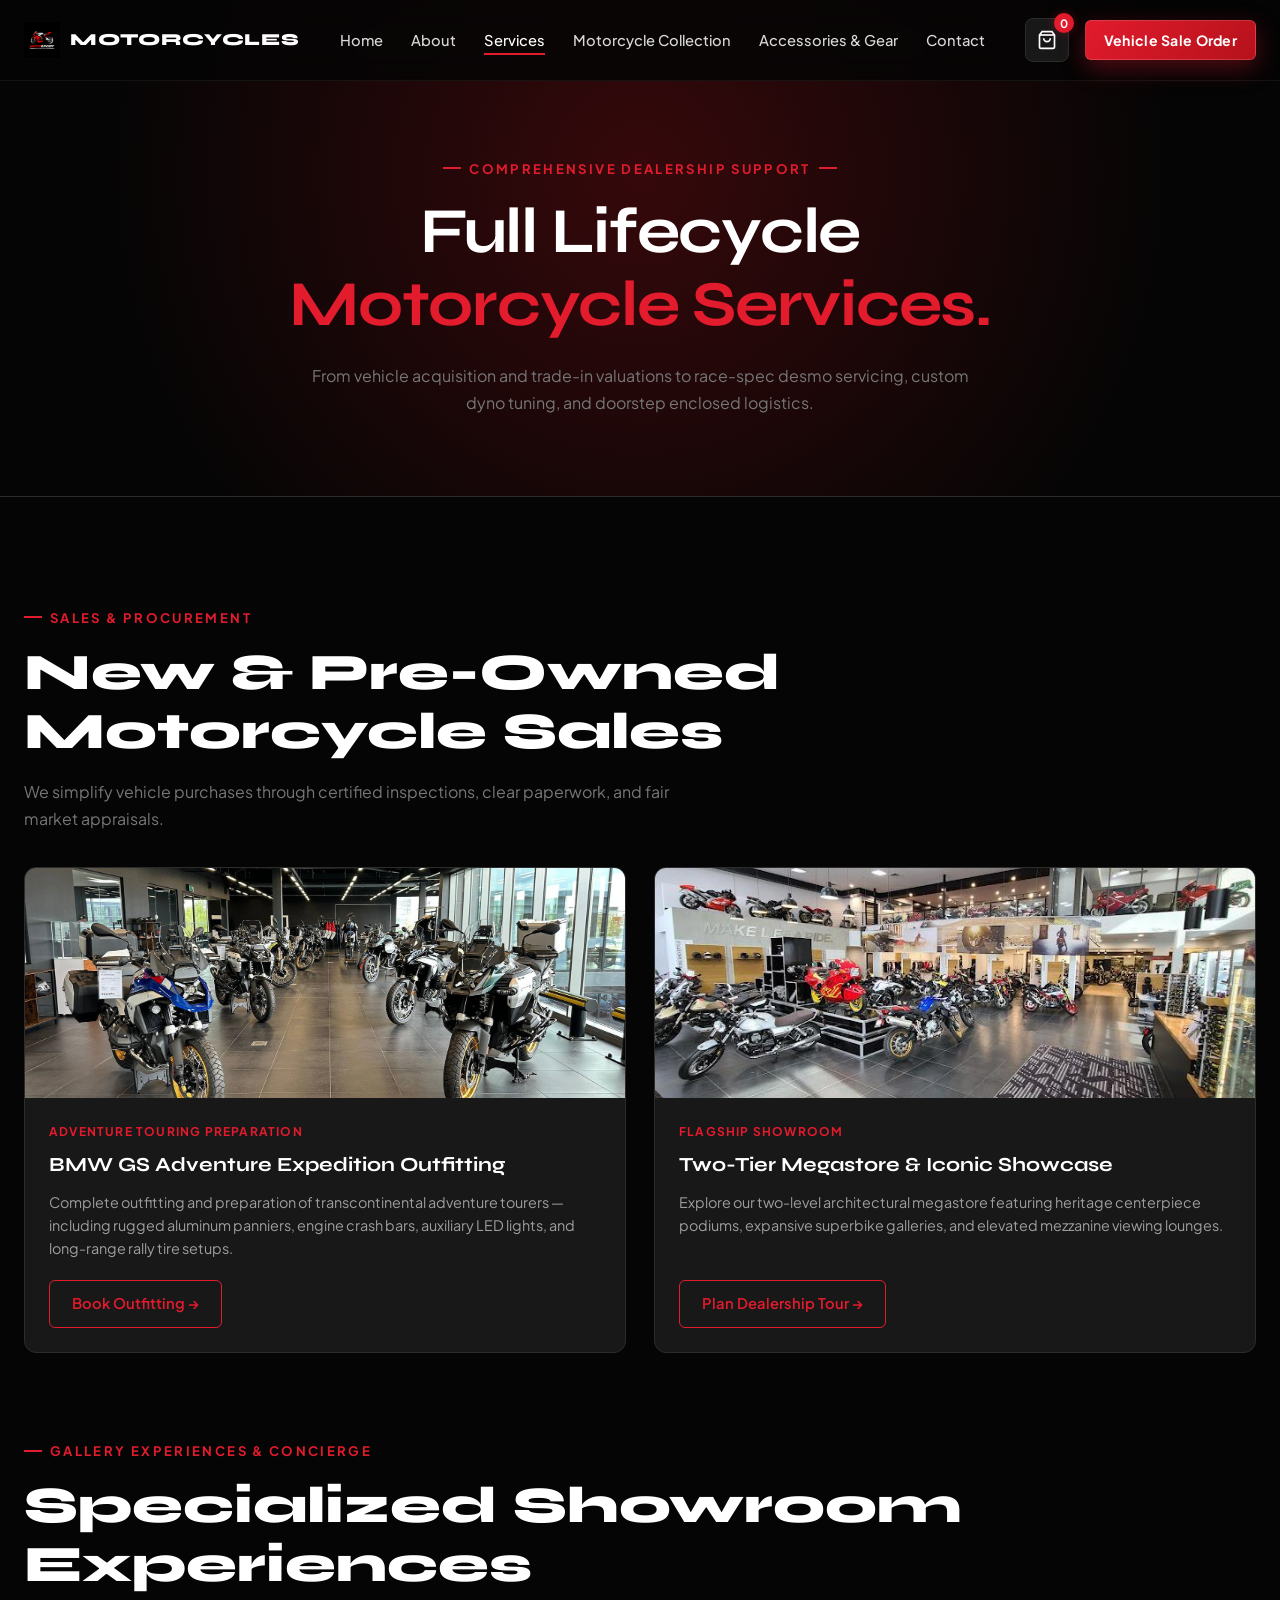
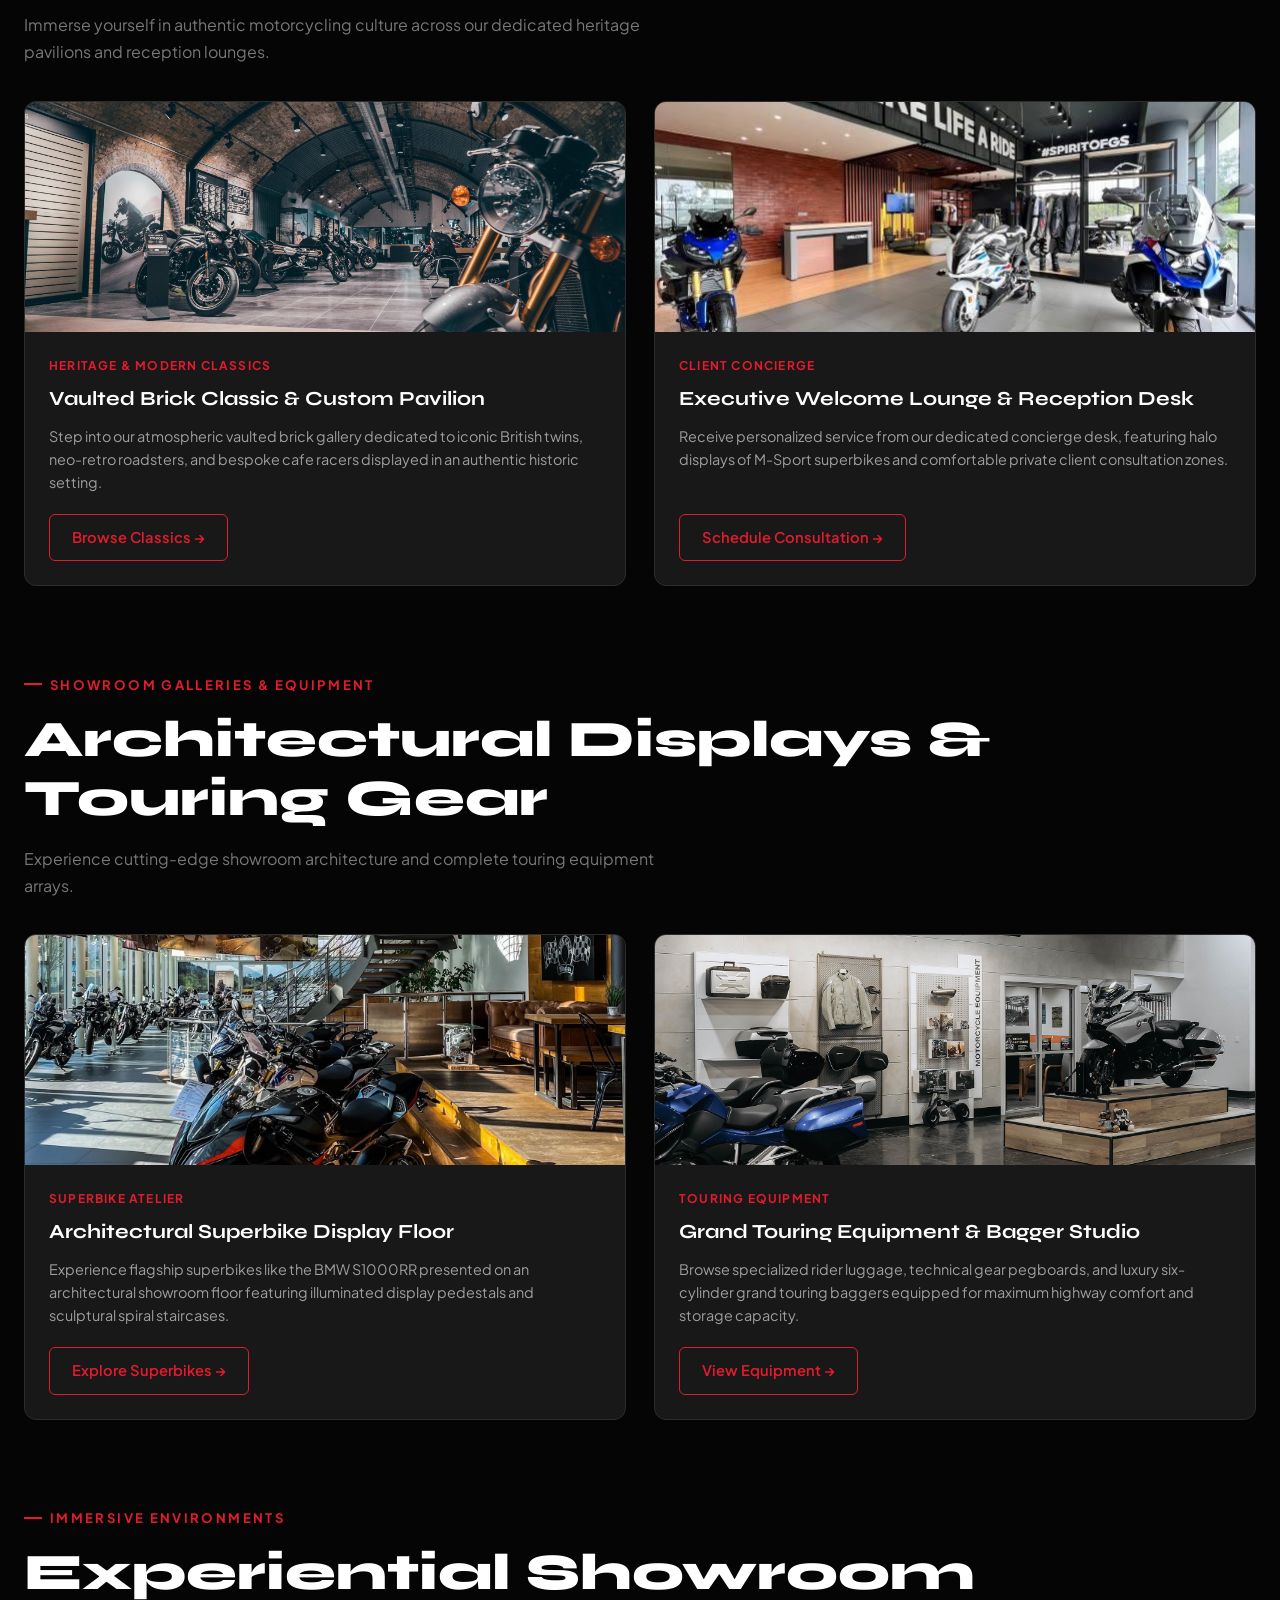
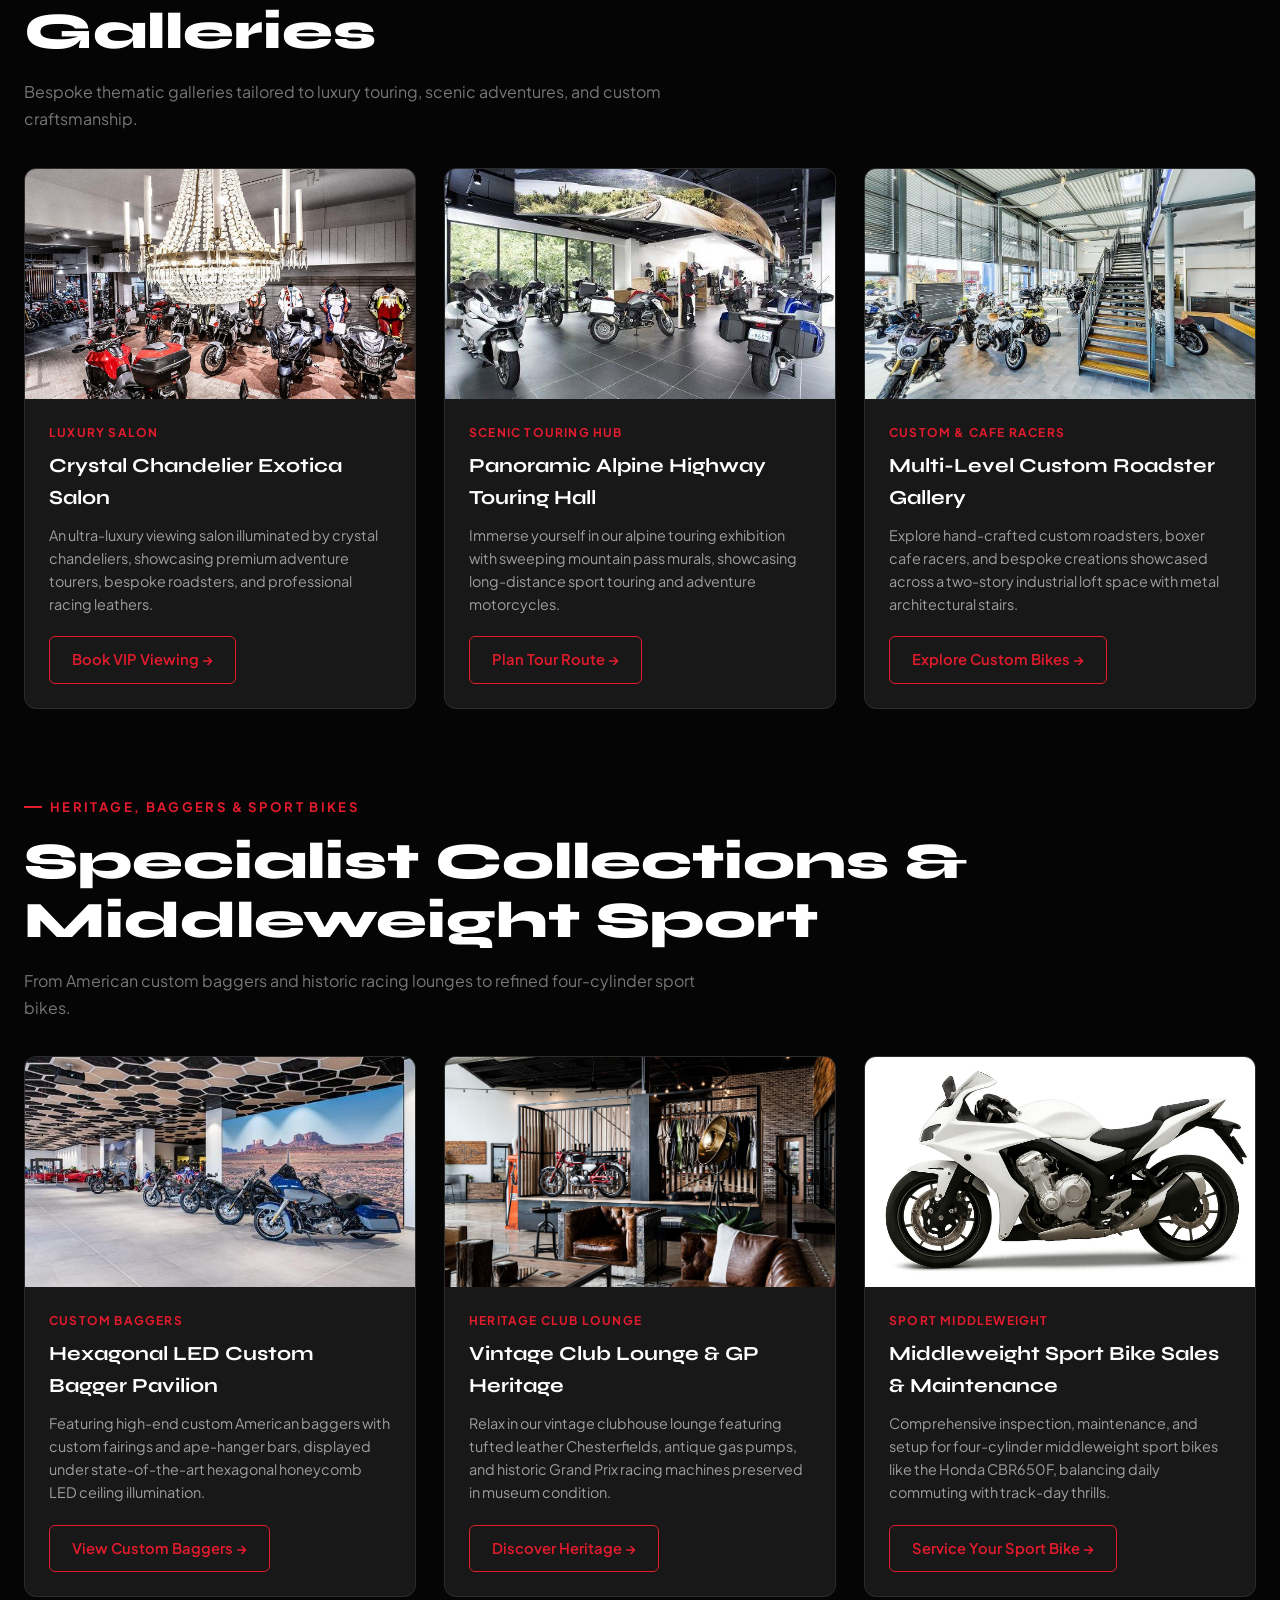
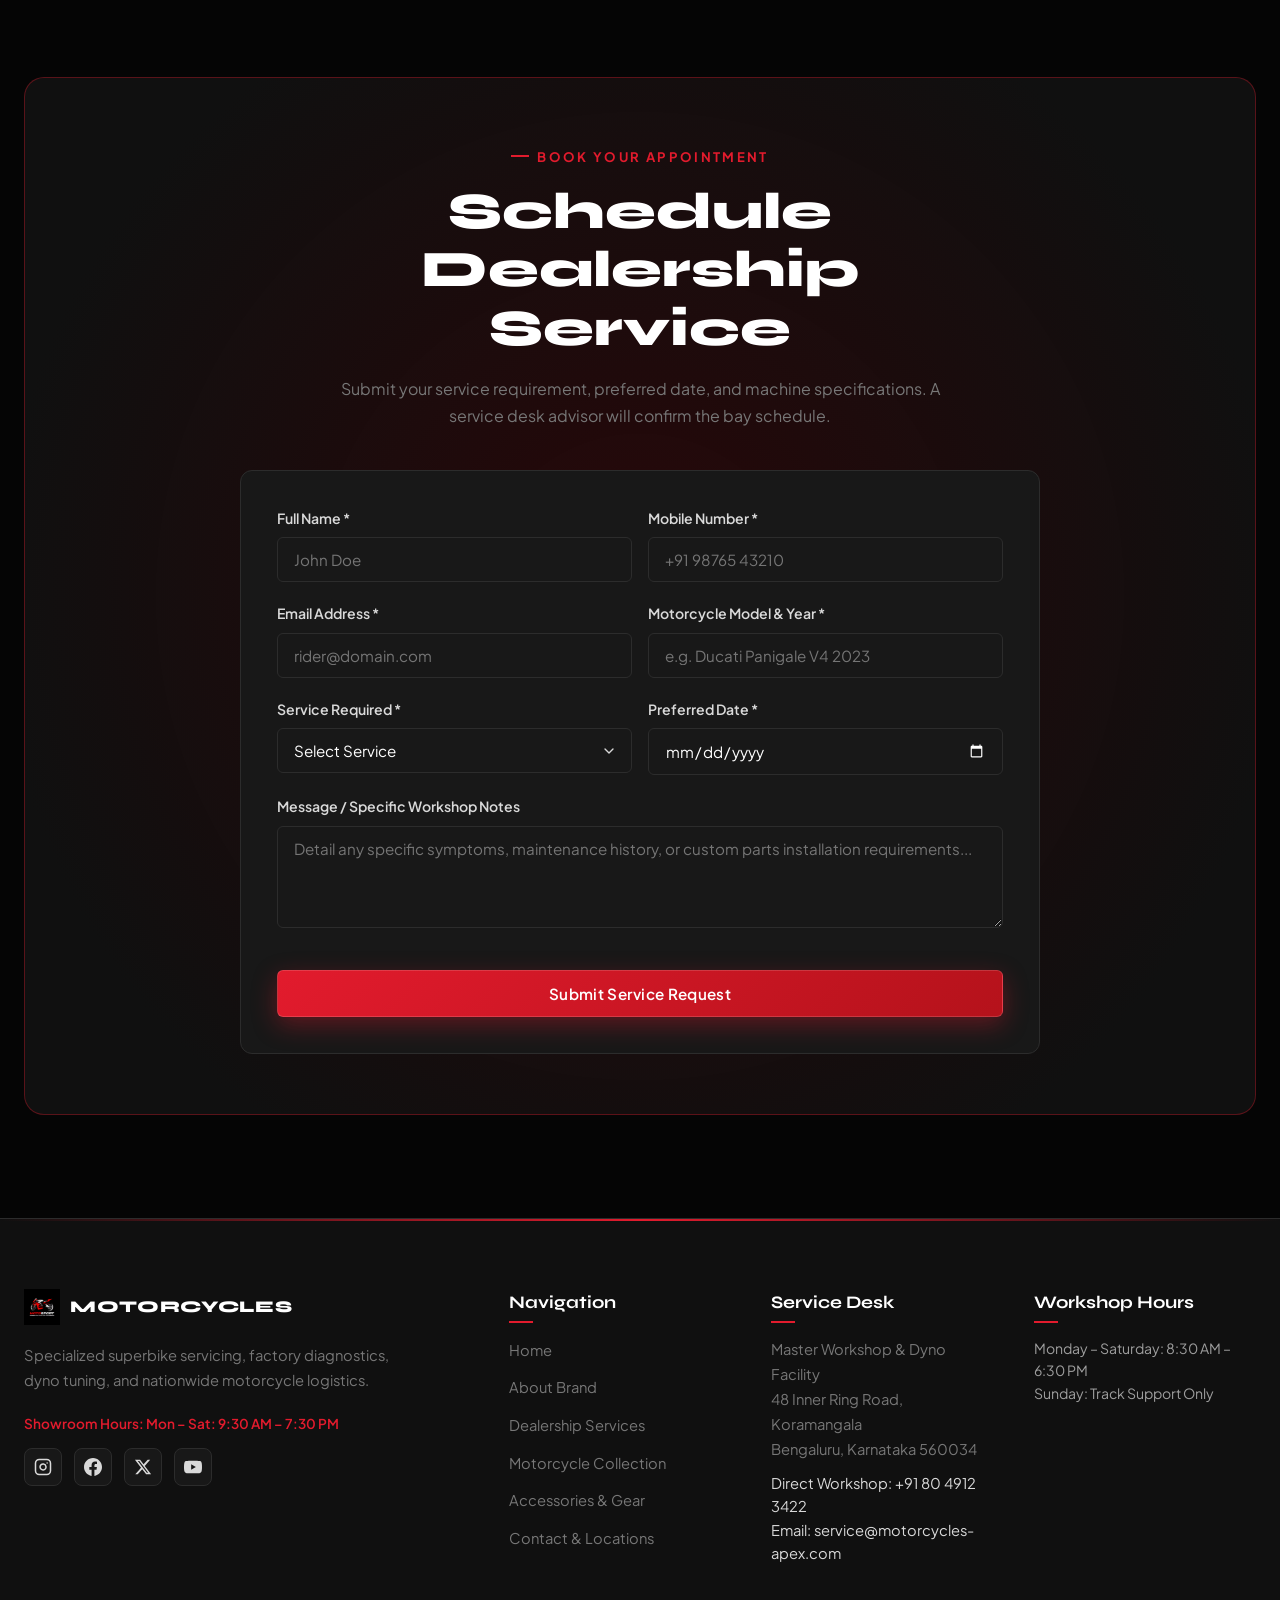
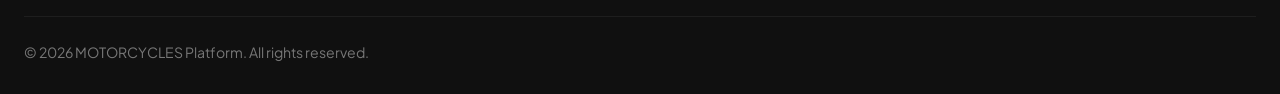
<file: services.html>
<!DOCTYPE html>
<html lang="en">
<head>
  <meta charset="UTF-8">
  <meta name="viewport" content="width=device-width, initial-scale=1.0">
  <title>Services — MOTORCYCLES Sales, Maintenance & Support</title>
  <meta name="description" content="Official dealership services including vehicle procurement, certified pre-owned valuations, circuit test-ride briefings, Desmo valve servicing, dyno tuning, and enclosed transport.">
  <link rel="icon" type="image/png" href="images/website-logo.png">
  <link rel="shortcut icon" href="images/website-logo.png">
  <link rel="apple-touch-icon" href="images/website-logo.png">
  <link rel="preconnect" href="https://fonts.googleapis.com">
  <link rel="preconnect" href="https://fonts.gstatic.com" crossorigin>
  <link href="https://fonts.googleapis.com/css2?family=Plus+Jakarta+Sans:wght@300;400;500;600;700&family=Space+Grotesk:wght@500;700&family=Syne:wght@600;700;800;900&display=swap" rel="stylesheet">
  <link rel="stylesheet" href="css/style.css">
  <style>
    .page-hero {
      position: relative;
      padding-top: 150px;
      padding-bottom: 80px;
      background: radial-gradient(circle at 50% 35%, rgba(181, 18, 27, 0.28) 0%, rgba(5, 5, 5, 1) 75%);
      border-bottom: 1px solid var(--surface-border);
    }
    .service-category-block {
      margin-bottom: 80px;
    }
    .service-card-grid {
      display: grid;
      grid-template-columns: repeat(3, 1fr);
      gap: 28px;
    }
    .service-card-grid-2 {
      display: grid;
      grid-template-columns: repeat(2, 1fr);
      gap: 28px;
    }
    .service-detail-card {
      background: var(--dark-surface);
      border: 1px solid var(--surface-border);
      border-radius: var(--radius-md);
      overflow: hidden;
      display: flex;
      flex-direction: column;
      transition: all var(--transition-smooth);
    }
    .service-detail-card:hover {
      border-color: var(--accent-red);
      transform: translateY(-5px);
      box-shadow: 0 15px 40px rgba(0, 0, 0, 0.8), 0 0 25px var(--red-glow);
    }
    .service-card-img {
      width: 100%;
      height: 230px;
      object-fit: cover;
      transition: transform 0.5s ease;
    }
    .service-detail-card:hover .service-card-img {
      transform: scale(1.04);
    }
    .service-card-body {
      padding: 24px;
      display: flex;
      flex-direction: column;
      flex: 1;
    }
    .service-badge {
      display: inline-block;
      font-size: 0.75rem;
      font-weight: 700;
      color: var(--accent-red);
      text-transform: uppercase;
      letter-spacing: 0.1em;
      margin-bottom: 8px;
    }
    .service-title {
      font-family: var(--font-heading);
      font-size: 1.25rem;
      font-weight: 700;
      margin-bottom: 10px;
    }
    .service-text {
      color: var(--text-dim);
      font-size: 0.9rem;
      line-height: 1.6;
      margin-bottom: 20px;
      flex: 1;
    }
    .service-submit-btn {
      width: 100%;
      margin-top: 14px;
    }
    @media (max-width: 1024px) {
      .service-card-grid { grid-template-columns: repeat(2, 1fr); }
      .service-card-grid-2 { grid-template-columns: 1fr; }
    }
    @media (min-width: 768px) and (max-width: 1024px) {
      .service-card-grid { grid-template-columns: repeat(2, 1fr) !important; }
      .service-card-grid-2 { grid-template-columns: repeat(2, 1fr) !important; }
      .service-card-grid > :nth-child(3):last-child {
        grid-column: 1 / -1 !important;
        justify-self: center !important;
        width: 100% !important;
        max-width: calc((100% - 28px) / 2) !important;
      }
    }
    @media (max-width: 768px) {
      #serviceEnquirySection {
        padding: 32px 14px !important;
      }
      #dealershipServiceForm {
        padding: 24px 16px !important;
      }
      .service-submit-btn {
        width: 100% !important;
        max-width: 340px !important;
        min-height: 52px !important;
        height: 52px !important;
        font-size: 0.88rem !important;
        font-weight: 700 !important;
        letter-spacing: 0.02em !important;
        white-space: nowrap !important;
        display: flex !important;
        align-items: center !important;
        justify-content: center !important;
        text-align: center !important;
        margin: 22px auto 0 auto !important;
        padding: 0 20px !important;
        box-sizing: border-box !important;
        position: relative !important;
        clear: both !important;
      }
    }
    @media (max-width: 767px) {
      .service-card-grid { grid-template-columns: 1fr !important; }
      .service-card-grid-2 { grid-template-columns: 1fr !important; }
      .service-card-grid > :nth-child(3):last-child {
        grid-column: auto !important;
        justify-self: stretch !important;
        width: 100% !important;
        max-width: 100% !important;
      }
    }
  </style>
</head>
<body>

  <!-- SITE HEADER -->
  <header class="site-header">
    <div class="site-container header-inner">
      <a href="index.html" class="brand-logo">
        <span class="brand-badge"><img src="images/website-logo.png" alt="Motorcycles Logo" class="brand-logo-img"></span>
        <span>MOTORCYCLES</span>
      </a>

      <nav>
        <ul class="nav-links">
          <li><a href="index.html" class="nav-link">Home</a></li>
          <li><a href="about.html" class="nav-link">About</a></li>
          <li><a href="services.html" class="nav-link active">Services</a></li>
          <li><a href="collection.html" class="nav-link">Motorcycle Collection</a></li>
          <li><a href="accessories.html" class="nav-link">Accessories & Gear</a></li>
          <li><a href="contact.html" class="nav-link">Contact</a></li>
        </ul>
      </nav>

      <div class="header-actions">
        <button id="cartToggle" class="cart-btn" aria-label="View Shopping Cart">
          <svg width="20" height="20" viewBox="0 0 24 24" fill="none" stroke="currentColor" stroke-width="2"><path d="M6 2L3 6v14a2 2 0 0 0 2 2h14a2 2 0 0 0 2-2V6l-3-4z"></path><line x1="3" y1="6" x2="21" y2="6"></line><path d="M16 10a4 4 0 0 1-8 0"></path></svg>
          <span id="cartBadge" class="cart-badge">0</span>
        </button>
        <button onclick="openVehicleSaleOrderModal()" class="btn-red nav-sale-order-btn" aria-label="Open Vehicle Sale Order">Vehicle Sale Order</button>
        <button id="mobileMenuToggle" class="mobile-toggle" aria-label="Open Mobile Menu">
          <svg width="26" height="26" viewBox="0 0 24 24" fill="none" stroke="currentColor" stroke-width="2"><line x1="3" y1="12" x2="21" y2="12"></line><line x1="3" y1="6" x2="21" y2="6"></line><line x1="3" y1="18" x2="21" y2="18"></line></svg>
        </button>
      </div>
    </div>
  </header>

  <!-- MOBILE DRAWER & CART DRAWER -->
  <div id="drawerOverlay" class="drawer-overlay"></div>
  <aside id="mobileDrawer" class="mobile-drawer">
    <div style="display: flex; align-items: center; justify-content: space-between; margin-bottom: 30px;">
      <div class="brand-logo" style="font-size: 1.05rem;">
        <span class="brand-badge"><img src="images/website-logo.png" alt="Motorcycles Logo" class="brand-logo-img"></span>
        <span>MOTORCYCLES</span>
      </div>
      <button id="closeMobileDrawer" style="background: none; border: none; color: #fff; cursor: pointer;">
        <svg width="24" height="24" viewBox="0 0 24 24" fill="none" stroke="currentColor" stroke-width="2"><line x1="18" y1="6" x2="6" y2="18"></line><line x1="6" y1="6" x2="18" y2="18"></line></svg>
      </button>
    </div>
    <ul style="list-style: none; display: flex; flex-direction: column; gap: 18px; margin-bottom: 30px;">
      <li><a href="index.html" class="nav-link" style="font-size: 1.1rem;">Home</a></li>
      <li><a href="about.html" class="nav-link" style="font-size: 1.1rem;">About</a></li>
      <li><a href="services.html" class="nav-link active" style="font-size: 1.1rem;">Services</a></li>
      <li><a href="collection.html" class="nav-link" style="font-size: 1.1rem;">Motorcycle Collection</a></li>
      <li><a href="accessories.html" class="nav-link" style="font-size: 1.1rem;">Accessories & Gear</a></li>
      <li><a href="contact.html" class="nav-link" style="font-size: 1.1rem;">Contact</a></li>
      <li>
        <button class="mobile-drawer-cart-btn" onclick="openCart(); document.getElementById('mobileDrawer')?.classList.remove('open'); document.getElementById('drawerOverlay')?.classList.remove('active'); document.body.style.overflow='';" aria-label="Open Shopping Bag">
          <span class="mobile-cart-icon-wrap">
            <svg width="20" height="20" viewBox="0 0 24 24" fill="none" stroke="currentColor" stroke-width="2"><path d="M6 2L3 6v14a2 2 0 0 0 2 2h14a2 2 0 0 0 2-2V6l-3-4z"></path><line x1="3" y1="6" x2="21" y2="6"></line><path d="M16 10a4 4 0 0 1-8 0"></path></svg>
            <span id="cartBadgeMobile" class="cart-badge-mobile">0</span>
          </span>
          <span>Shopping Cart</span>
        </button>
      </li>
    </ul>
    <button onclick="openVehicleSaleOrderModal(); document.getElementById('mobileDrawer')?.classList.remove('open'); document.getElementById('drawerOverlay')?.classList.remove('active'); document.body.style.overflow='';" class="btn-red" style="width: 100%; border: none; cursor: pointer; font-weight: 700;">Vehicle Sale Order</button>
  </aside>

  <div id="cartDrawer" class="cart-drawer">
    <div class="cart-drawer-header">
      <div style="display: flex; align-items: center; gap: 10px;">
        <svg width="22" height="22" viewBox="0 0 24 24" fill="none" stroke="var(--accent-red)" stroke-width="2"><path d="M6 2L3 6v14a2 2 0 0 0 2 2h14a2 2 0 0 0 2-2V6l-3-4z"></path><line x1="3" y1="6" x2="21" y2="6"></line><path d="M16 10a4 4 0 0 1-8 0"></path></svg>
        <h3 class="font-heading" style="font-size: 1.25rem;">Shopping Bag</h3>
      </div>
      <button id="closeCartDrawer" style="background: none; border: none; color: #fff; cursor: pointer;">
        <svg width="22" height="22" viewBox="0 0 24 24" fill="none" stroke="currentColor" stroke-width="2"><line x1="18" y1="6" x2="6" y2="18"></line><line x1="6" y1="6" x2="18" y2="18"></line></svg>
      </button>
    </div>
    <div id="cartItemsList" class="cart-drawer-body"></div>
    <div id="cartEmptyState" style="padding: 40px 20px; text-align: center; color: var(--metallic-grey);">
      <p>Your shopping bag is currently empty.</p>
    </div>
    <div class="cart-drawer-footer">
      <div style="display: flex; justify-content: space-between; margin-bottom: 20px; font-size: 1.15rem; font-weight: 800; color: var(--accent-red);">
        <span>Total:</span>
        <span id="cartTotalAmount">₹0</span>
      </div>
      <a href="accessories.html" class="btn-red" style="width: 100%;">Proceed to Order Form</a>
    </div>
  </div>

  <main>
    <!-- HERO SECTION -->
    <section class="page-hero">
      <div class="site-container">
        <div class="hero-center-content">
          <div class="eyebrow eyebrow-center">COMPREHENSIVE DEALERSHIP SUPPORT</div>
          <h1 class="font-heading" style="font-size: clamp(2.5rem, 5vw, 4rem); line-height: 1.15; margin-bottom: 20px;">
            Full Lifecycle <br><span style="color: var(--accent-red);">Motorcycle Services.</span>
          </h1>
          <p class="section-desc">
            From vehicle acquisition and trade-in valuations to race-spec desmo servicing, custom dyno tuning, and doorstep enclosed logistics.
          </p>
        </div>
      </div>
    </section>

    <!-- SECTION 1: MOTORCYCLE SALES & VALUATION (Images 42, 43) -->
    <section class="section-spacer">
      <div class="site-container">
        <div class="service-category-block">
          <div style="margin-bottom: 35px;">
            <div class="eyebrow">SALES & PROCUREMENT</div>
            <h2 class="section-title">New & Pre-Owned Motorcycle Sales</h2>
            <p class="section-desc">We simplify vehicle purchases through certified inspections, clear paperwork, and fair market appraisals.</p>
          </div>

          <div class="service-card-grid-2">
            <!-- IMAGE 42: BMW GS Adventure Expedition Outfitting -->
            <div class="service-detail-card" data-tilt>
              <div style="overflow: hidden;">
                <img src="images/image-42.png" alt="BMW GS Adventure Motorcycles on Showroom Floor with Aluminum Panniers" class="service-card-img">
              </div>
              <div class="service-card-body">
                <span class="service-badge">Adventure Touring Preparation</span>
                <h3 class="service-title">BMW GS Adventure Expedition Outfitting</h3>
                <p class="service-text">Complete outfitting and preparation of transcontinental adventure tourers — including rugged aluminum panniers, engine crash bars, auxiliary LED lights, and long-range rally tire setups.</p>
                <a href="#serviceEnquirySection" class="btn-outline-red" style="width: fit-content;">Book Outfitting &rarr;</a>
              </div>
            </div>

            <!-- IMAGE 43: Two-Tier Megastore Showcase -->
            <div class="service-detail-card" data-tilt>
              <div style="overflow: hidden;">
                <img src="images/image-43.png" alt="Two-Tier BMW Motorrad Megastore with Elevated Centerpiece Display and Mezzanine" class="service-card-img">
              </div>
              <div class="service-card-body">
                <span class="service-badge">Flagship Showroom</span>
                <h3 class="service-title">Two-Tier Megastore & Iconic Showcase</h3>
                <p class="service-text">Explore our two-level architectural megastore featuring heritage centerpiece podiums, expansive superbike galleries, and elevated mezzanine viewing lounges.</p>
                <a href="#serviceEnquirySection" class="btn-outline-red" style="width: fit-content;">Plan Dealership Tour &rarr;</a>
              </div>
            </div>
          </div>
        </div>

        <!-- SECTION 2: TEST-RIDE ASSISTANCE & TELEMETRY (Images 44, 45) -->
        <div class="service-category-block">
          <div style="margin-bottom: 35px;">
            <div class="eyebrow">GALLERY EXPERIENCES & CONCIERGE</div>
            <h2 class="section-title">Specialized Showroom Experiences</h2>
            <p class="section-desc">Immerse yourself in authentic motorcycling culture across our dedicated heritage pavilions and reception lounges.</p>
          </div>

          <div class="service-card-grid-2">
            <!-- IMAGE 44: Vaulted Brick Classic & Custom Pavilion -->
            <div class="service-detail-card" data-tilt>
              <div style="overflow: hidden;">
                <img src="images/image-44.png" alt="Vaulted Exposed Brick Motorcycle Gallery with Modern Classic Roadsters" class="service-card-img">
              </div>
              <div class="service-card-body">
                <span class="service-badge">Heritage & Modern Classics</span>
                <h3 class="service-title">Vaulted Brick Classic & Custom Pavilion</h3>
                <p class="service-text">Step into our atmospheric vaulted brick gallery dedicated to iconic British twins, neo-retro roadsters, and bespoke cafe racers displayed in an authentic historic setting.</p>
                <a href="collection.html" class="btn-outline-red" style="width: fit-content;">Browse Classics &rarr;</a>
              </div>
            </div>

            <!-- IMAGE 45: Executive Welcome Lounge -->
            <div class="service-detail-card" data-tilt>
              <div style="overflow: hidden;">
                <img src="images/image-45.png" alt="BMW Motorrad Dealership Welcome Desk with S1000RR Centerpiece Display" class="service-card-img">
              </div>
              <div class="service-card-body">
                <span class="service-badge">Client Concierge</span>
                <h3 class="service-title">Executive Welcome Lounge & Reception Desk</h3>
                <p class="service-text">Receive personalized service from our dedicated concierge desk, featuring halo displays of M-Sport superbikes and comfortable private client consultation zones.</p>
                <a href="#serviceEnquirySection" class="btn-outline-red" style="width: fit-content;">Schedule Consultation &rarr;</a>
              </div>
            </div>
          </div>
        </div>

        <!-- SECTION 3: ACCESSORIES & RIGGING (Images 46, 47) -->
        <div class="service-category-block">
          <div style="margin-bottom: 35px;">
            <div class="eyebrow">SHOWROOM GALLERIES & EQUIPMENT</div>
            <h2 class="section-title">Architectural Displays & Touring Gear</h2>
            <p class="section-desc">Experience cutting-edge showroom architecture and complete touring equipment arrays.</p>
          </div>

          <div class="service-card-grid-2">
            <!-- IMAGE 46: Architectural Superbike Display Floor -->
            <div class="service-detail-card" data-tilt>
              <div style="overflow: hidden;">
                <img src="images/image-46.png" alt="Black BMW S1000RR Superbike on Architectural Showroom Floor with Spiral Staircase" class="service-card-img">
              </div>
              <div class="service-card-body">
                <span class="service-badge">Superbike Atelier</span>
                <h3 class="service-title">Architectural Superbike Display Floor</h3>
                <p class="service-text">Experience flagship superbikes like the BMW S1000RR presented on an architectural showroom floor featuring illuminated display pedestals and sculptural spiral staircases.</p>
                <a href="collection.html" class="btn-outline-red" style="width: fit-content;">Explore Superbikes &rarr;</a>
              </div>
            </div>

            <!-- IMAGE 47: Grand Touring Equipment & Bagger Studio -->
            <div class="service-detail-card" data-tilt>
              <div style="overflow: hidden;">
                <img src="images/image-47.png" alt="BMW Motorrad Equipment Wall and Grand Touring Bagger Motorcycle" class="service-card-img">
              </div>
              <div class="service-card-body">
                <span class="service-badge">Touring Equipment</span>
                <h3 class="service-title">Grand Touring Equipment & Bagger Studio</h3>
                <p class="service-text">Browse specialized rider luggage, technical gear pegboards, and luxury six-cylinder grand touring baggers equipped for maximum highway comfort and storage capacity.</p>
                <a href="accessories.html" class="btn-outline-red" style="width: fit-content;">View Equipment &rarr;</a>
              </div>
            </div>
          </div>
        </div>

        <!-- SECTION 4: SHOWROOM SALONS & GALLERIES (Images 48, 49, 50) -->
        <div class="service-category-block">
          <div style="margin-bottom: 35px;">
            <div class="eyebrow">IMMERSIVE ENVIRONMENTS</div>
            <h2 class="section-title">Experiential Showroom Galleries</h2>
            <p class="section-desc">Bespoke thematic galleries tailored to luxury touring, scenic adventures, and custom craftsmanship.</p>
          </div>

          <div class="service-card-grid">
            <!-- IMAGE 48: Crystal Chandelier Exotica Salon -->
            <div class="service-detail-card" data-tilt>
              <div style="overflow: hidden;">
                <img src="images/image-48.png" alt="Luxury Motorcycle Salon with Crystal Chandelier and Ducati Touring Motorcycle" class="service-card-img">
              </div>
              <div class="service-card-body">
                <span class="service-badge">Luxury Salon</span>
                <h3 class="service-title">Crystal Chandelier Exotica Salon</h3>
                <p class="service-text">An ultra-luxury viewing salon illuminated by crystal chandeliers, showcasing premium adventure tourers, bespoke roadsters, and professional racing leathers.</p>
                <a href="#serviceEnquirySection" class="btn-outline-red" style="width: fit-content;">Book VIP Viewing &rarr;</a>
              </div>
            </div>

            <!-- IMAGE 49: Panoramic Alpine Highway Touring Hall -->
            <div class="service-detail-card" data-tilt>
              <div style="overflow: hidden;">
                <img src="images/image-49.png" alt="Dealership Touring Hall with Scenic Alpine Mountain Road Mural and Touring Bikes" class="service-card-img">
              </div>
              <div class="service-card-body">
                <span class="service-badge">Scenic Touring Hub</span>
                <h3 class="service-title">Panoramic Alpine Highway Touring Hall</h3>
                <p class="service-text">Immerse yourself in our alpine touring exhibition with sweeping mountain pass murals, showcasing long-distance sport touring and adventure motorcycles.</p>
                <a href="#serviceEnquirySection" class="btn-outline-red" style="width: fit-content;">Plan Tour Route &rarr;</a>
              </div>
            </div>

            <!-- IMAGE 50: Multi-Level Custom Roadster Gallery -->
            <div class="service-detail-card" data-tilt>
              <div style="overflow: hidden;">
                <img src="images/image-50.png" alt="Two-Story Custom Roadster Gallery with BMW R nineT and Mezzanine Staircase" class="service-card-img">
              </div>
              <div class="service-card-body">
                <span class="service-badge">Custom & Cafe Racers</span>
                <h3 class="service-title">Multi-Level Custom Roadster Gallery</h3>
                <p class="service-text">Explore hand-crafted custom roadsters, boxer cafe racers, and bespoke creations showcased across a two-story industrial loft space with metal architectural stairs.</p>
                <a href="collection.html" class="btn-outline-red" style="width: fit-content;">Explore Custom Bikes &rarr;</a>
              </div>
            </div>
          </div>
        </div>

        <!-- SECTION 5: SPECIALIST PAVILIONS & SPORT BIKES (Images 51, 52, 53) -->
        <div class="service-category-block">
          <div style="margin-bottom: 35px;">
            <div class="eyebrow">HERITAGE, BAGGERS & SPORT BIKES</div>
            <h2 class="section-title">Specialist Collections & Middleweight Sport</h2>
            <p class="section-desc">From American custom baggers and historic racing lounges to refined four-cylinder sport bikes.</p>
          </div>

          <div class="service-card-grid">
            <!-- IMAGE 51: Hexagonal LED Custom Bagger Pavilion -->
            <div class="service-detail-card" data-tilt>
              <div style="overflow: hidden;">
                <img src="images/image-51.png" alt="Custom Bagger Motorcycles under Hexagonal Honeycomb LED Ceiling Grid" class="service-card-img">
              </div>
              <div class="service-card-body">
                <span class="service-badge">Custom Baggers</span>
                <h3 class="service-title">Hexagonal LED Custom Bagger Pavilion</h3>
                <p class="service-text">Featuring high-end custom American baggers with custom fairings and ape-hanger bars, displayed under state-of-the-art hexagonal honeycomb LED ceiling illumination.</p>
                <a href="#serviceEnquirySection" class="btn-outline-red" style="width: fit-content;">View Custom Baggers &rarr;</a>
              </div>
            </div>

            <!-- IMAGE 52: Vintage Club Lounge & GP Heritage -->
            <div class="service-detail-card" data-tilt>
              <div style="overflow: hidden;">
                <img src="images/image-52.png" alt="Vintage Club Lounge with Chesterfield Sofas, Antique Gas Pump, and Historic Racing Bike" class="service-card-img">
              </div>
              <div class="service-card-body">
                <span class="service-badge">Heritage Club Lounge</span>
                <h3 class="service-title">Vintage Club Lounge & GP Heritage</h3>
                <p class="service-text">Relax in our vintage clubhouse lounge featuring tufted leather Chesterfields, antique gas pumps, and historic Grand Prix racing machines preserved in museum condition.</p>
                <a href="about.html" class="btn-outline-red" style="width: fit-content;">Discover Heritage &rarr;</a>
              </div>
            </div>

            <!-- IMAGE 53: Middleweight Sport Bike Sales & Maintenance -->
            <div class="service-detail-card" data-tilt>
              <div style="overflow: hidden;">
                <img src="images/image-53.png" alt="Honda CBR650F Inline-Four Sport Bike in Pearl White" class="service-card-img">
              </div>
              <div class="service-card-body">
                <span class="service-badge">Sport Middleweight</span>
                <h3 class="service-title">Middleweight Sport Bike Sales & Maintenance</h3>
                <p class="service-text">Comprehensive inspection, maintenance, and setup for four-cylinder middleweight sport bikes like the Honda CBR650F, balancing daily commuting with track-day thrills.</p>
                <a href="#serviceEnquirySection" class="btn-outline-red" style="width: fit-content;">Service Your Sport Bike &rarr;</a>
              </div>
            </div>
          </div>
        </div>

        <!-- SECTION 6: SERVICE ENQUIRY & BOOKING FORM -->
        <div id="serviceEnquirySection" style="background: radial-gradient(circle at 50% 50%, rgba(181, 18, 27, 0.2) 0%, rgba(16, 16, 16, 1) 80%); border: 1px solid rgba(226, 27, 45, 0.35); border-radius: var(--radius-lg); padding: clamp(30px, 6vw, 60px);">
          <div style="text-align: center; max-width: 650px; margin: 0 auto 40px;">
            <div class="eyebrow" style="justify-content: center;">BOOK YOUR APPOINTMENT</div>
            <h2 class="section-title">Schedule Dealership Service</h2>
            <p class="section-desc" style="margin: 0 auto;">Submit your service requirement, preferred date, and machine specifications. A service desk advisor will confirm the bay schedule.</p>
          </div>

          <form id="dealershipServiceForm" style="max-width: 800px; margin: 0 auto; background: var(--dark-surface); padding: 36px; border-radius: var(--radius-md); border: 1px solid var(--surface-border);">
            <div id="serviceFeedback" class="alert-feedback"></div>

            <div class="form-grid-2">
              <div class="form-group">
                <label class="form-label">Full Name *</label>
                <input type="text" name="fullName" class="form-control" required placeholder="John Doe">
              </div>
              <div class="form-group">
                <label class="form-label">Mobile Number *</label>
                <input type="tel" name="mobile" class="form-control" required placeholder="+91 98765 43210">
              </div>
            </div>

            <div class="form-grid-2">
              <div class="form-group">
                <label class="form-label">Email Address *</label>
                <input type="email" name="email" class="form-control" required placeholder="rider@domain.com">
              </div>
              <div class="form-group">
                <label class="form-label">Motorcycle Model & Year *</label>
                <input type="text" name="motorcycleModel" class="form-control" required placeholder="e.g. Ducati Panigale V4 2023">
              </div>
            </div>

            <div class="form-grid-2">
              <div class="form-group">
                <label class="form-label">Service Required *</label>
                <select name="serviceRequired" class="form-control form-select" required>
                  <option value="">Select Service</option>
                  <option value="BMW GS Adventure Expedition Outfitting">BMW GS Adventure Expedition Outfitting</option>
                  <option value="Two-Tier Megastore Consultation & Tour">Two-Tier Megastore Consultation & Tour</option>
                  <option value="Modern Classic & Cafe Racer Consultation">Modern Classic & Cafe Racer Consultation</option>
                  <option value="VIP Welcome Lounge & Showroom Appointment">VIP Welcome Lounge & Showroom Appointment</option>
                  <option value="Grand Touring Equipment & Luggage Fitment">Grand Touring Equipment & Luggage Fitment</option>
                  <option value="Custom Bagger & V-Twin Consultation">Custom Bagger & V-Twin Consultation</option>
                  <option value="Middleweight Sport Bike Maintenance">Middleweight Sport Bike Maintenance</option>
                </select>
              </div>
              <div class="form-group">
                <label class="form-label">Preferred Date *</label>
                <input type="date" name="preferredDate" id="serviceDateInput" class="form-control" required>
              </div>
            </div>

            <div class="form-group" style="margin-bottom: 22px;">
              <label class="form-label">Message / Specific Workshop Notes</label>
              <textarea name="message" class="form-control" rows="4" placeholder="Detail any specific symptoms, maintenance history, or custom parts installation requirements..."></textarea>
            </div>

            <button type="submit" id="serviceSubmitBtn" class="btn-red service-submit-btn">Submit Service Request</button>
          </form>
        </div>
      </div>
    </section>
  </main>

  <!-- SITE FOOTER -->
  <footer class="site-footer">
    <div class="site-container">
      <div class="footer-grid">
        <div class="footer-col">
          <div class="brand-logo" style="margin-bottom: 18px;">
            <span class="brand-badge"><img src="images/website-logo.png" alt="Motorcycles Logo" class="brand-logo-img"></span>
            <span>MOTORCYCLES</span>
          </div>
          <p style="color: var(--metallic-grey); font-size: 0.92rem; line-height: 1.7; max-width: 380px; margin-bottom: 20px;">
            Specialized superbike servicing, factory diagnostics, dyno tuning, and nationwide motorcycle logistics.
          </p>
          <div class="footer-showroom-hours">Showroom Hours: Mon – Sat: 9:30 AM – 7:30 PM</div>
          <div class="footer-social-links">
            <a href="https://instagram.com" target="_blank" rel="noopener noreferrer" class="footer-social-icon" aria-label="Instagram">
              <svg viewBox="0 0 24 24" fill="none" stroke="currentColor" stroke-width="2" stroke-linecap="round" stroke-linejoin="round"><rect x="2" y="2" width="20" height="20" rx="5" ry="5"></rect><path d="M16 11.37A4 4 0 1 1 12.63 8 4 4 0 0 1 16 11.37z"></path><line x1="17.5" y1="6.5" x2="17.51" y2="6.5"></line></svg>
            </a>
            <a href="https://facebook.com" target="_blank" rel="noopener noreferrer" class="footer-social-icon" aria-label="Facebook">
              <svg viewBox="0 0 24 24" fill="currentColor"><path d="M24 12.073c0-6.627-5.373-12-12-12s-12 5.373-12 12c0 5.99 4.388 10.954 10.125 11.854v-8.385H7.078v-3.47h3.047V9.43c0-3.007 1.792-4.669 4.533-4.669 1.312 0 2.686.235 2.686.235v2.953H15.83c-1.491 0-1.956.925-1.956 1.874v2.25h3.328l-.532 3.47h-2.796v8.385C19.612 23.027 24 18.062 24 12.073z"/></svg>
            </a>
            <a href="https://x.com" target="_blank" rel="noopener noreferrer" class="footer-social-icon" aria-label="X">
              <svg viewBox="0 0 24 24" fill="currentColor"><path d="M18.244 2.25h3.308l-7.227 8.26 8.502 11.24H16.17l-5.214-6.817L4.99 21.75H1.68l7.73-8.835L1.254 2.25H8.08l4.713 6.231zm-1.161 17.52h1.833L7.084 4.126H5.117z"/></svg>
            </a>
            <a href="https://youtube.com" target="_blank" rel="noopener noreferrer" class="footer-social-icon" aria-label="YouTube">
              <svg viewBox="0 0 24 24" fill="currentColor"><path d="M23.498 6.186a3.016 3.016 0 0 0-2.122-2.136C19.505 3.545 12 3.545 12 3.545s-7.505 0-9.377.505A3.017 3.017 0 0 0 .502 6.186C0 8.07 0 12 0 12s0 3.93.502 5.814a3.016 3.016 0 0 0 2.122 2.136c1.871.505 9.376.505 9.376.505s7.505 0 9.377-.505a3.015 3.015 0 0 0 2.122-2.136C24 15.93 24 12 24 12s0-3.93-.502-5.814zM9.545 15.568V8.432L15.818 12l-6.273 3.568z"/></svg>
            </a>
          </div>
        </div>
        <div class="footer-col">
          <h4>Navigation</h4>
          <ul>
            <li><a href="index.html">Home</a></li>
            <li><a href="about.html">About Brand</a></li>
            <li><a href="services.html">Dealership Services</a></li>
            <li><a href="collection.html">Motorcycle Collection</a></li>
            <li><a href="accessories.html">Accessories & Gear</a></li>
            <li><a href="contact.html">Contact & Locations</a></li>
          </ul>
        </div>
        <div class="footer-col">
          <h4>Service Desk</h4>
          <p style="color: var(--metallic-grey); font-size: 0.92rem; line-height: 1.7; margin-bottom: 10px;">
            Master Workshop & Dyno Facility<br>
            48 Inner Ring Road, Koramangala<br>
            Bengaluru, Karnataka 560034
          </p>
          <p style="color: var(--light-grey); font-size: 0.92rem;">
            Direct Workshop: +91 80 4912 3422<br>
            Email: service@motorcycles-apex.com
          </p>
        </div>
        <div class="footer-col">
          <h4>Workshop Hours</h4>
          <p style="color: var(--text-dim); font-size: 0.88rem; line-height: 1.6;">
            Monday – Saturday: 8:30 AM – 6:30 PM<br>
            Sunday: Track Support Only
          </p>
        </div>
      </div>
      <div class="footer-bottom">
        <div>&copy; 2026 MOTORCYCLES Platform. All rights reserved.</div>
      </div>
    </div>
  </footer>

  <script src="js/data.js"></script>
  <script src="js/main.js"></script>
  <script>
    const serviceDateInput = document.getElementById('serviceDateInput');
    if (serviceDateInput) {
      serviceDateInput.min = new Date().toISOString().split('T')[0];
    }

    const sForm = document.getElementById('dealershipServiceForm');
    const sFeedback = document.getElementById('serviceFeedback');
    sForm?.addEventListener('submit', async (e) => {
      e.preventDefault();
      const data = Object.fromEntries(new FormData(sForm).entries());

      try {
        const res = await fetch('/api/service-enquiry', {
          method: 'POST',
          headers: { 'Content-Type': 'application/json' },
          body: JSON.stringify(data)
        });
        const result = await res.json();
        if (result.success) {
          sFeedback.className = 'alert-feedback success';
          sFeedback.textContent = `${result.message} (Reference: ${result.reference})`;
          sForm.reset();
        } else {
          sFeedback.className = 'alert-feedback error';
          sFeedback.textContent = result.error || 'Failed to submit service request.';
        }
      } catch (err) {
        sFeedback.className = 'alert-feedback success';
        sFeedback.textContent = 'Service request recorded! A service advisor will contact you to confirm the bay schedule.';
        sForm.reset();
      }
    });
  </script>

  <!-- VEHICLE SALE ORDER MODAL POPUP -->
  <div id="vehicleSaleOrderModal" class="app-modal">
    <div class="app-modal-content" style="max-width: 760px;">
      <button class="modal-close-btn" onclick="closeVehicleSaleOrderModal()" aria-label="Close Modal">&times;</button>
      
      <div style="border-bottom: 1px solid var(--surface-border); padding-bottom: 18px; margin-bottom: 24px;">
        <div class="eyebrow" style="margin-bottom: 6px;">OFFICIAL VEHICLE SALES & ALLOCATION</div>
        <h2 class="font-heading" style="font-size: 1.6rem; color: #fff; margin-bottom: 6px;">Vehicle Sale Order</h2>
        <p style="color: var(--metallic-grey); font-size: 0.9rem; line-height: 1.5;">
          Direct showroom purchase reservation & sales allocation. Submit your vehicle preferences and customer details below.
        </p>
      </div>

      <form id="vehicleSaleOrderForm">
        <div id="vehicleSaleOrderFeedback" class="alert-feedback"></div>

        <div class="form-grid-2">
          <div class="form-group">
            <label class="form-label">Select Motorcycle Model *</label>
            <select name="motorcycleModel" id="modalVehicleSelect" class="form-control form-select" required>
              <option value="">-- Choose Motorcycle Model --</option>
              <optgroup label="Superbikes & Sport Bikes">
                <option value="Honda CBR1000RR-R Fireblade SP">Honda CBR1000RR-R Fireblade SP (₹23,63,000)</option>
                <option value="BMW S1000RR M-Sport">BMW S1000RR M-Sport (₹24,95,000)</option>
                <option value="Ducati Panigale V4 S">Ducati Panigale V4 S (₹27,72,000)</option>
                <option value="Kawasaki Ninja ZX-10R KRT Edition">Kawasaki Ninja ZX-10R KRT (₹16,79,000)</option>
                <option value="Yamaha YZF-R1 Icon Blue">Yamaha YZF-R1 Icon Blue (₹20,39,000)</option>
                <option value="Suzuki GSX-R1000 Black Edition">Suzuki GSX-R1000 (₹19,80,000)</option>
                <option value="Yamaha YZF-R6 Supersport">Yamaha YZF-R6 Supersport (₹15,40,000)</option>
                <option value="Kawasaki Ninja 650 KRT Edition">Kawasaki Ninja 650 (₹7,16,000)</option>
              </optgroup>
              <optgroup label="Naked Streetfighters">
                <option value="KTM 390 Duke ABS Streetfighter">KTM 390 Duke ABS (₹3,11,000)</option>
                <option value="Ducati Streetfighter V4 S">Ducati Streetfighter V4 S (₹28,20,000)</option>
                <option value="Kawasaki Z900 Metallic Spark">Kawasaki Z900 (₹9,38,000)</option>
                <option value="Triumph Speed Triple 1200 RS">Triumph Speed Triple 1200 RS (₹18,25,000)</option>
                <option value="Bajaj Dominar 400 Touring Edition">Bajaj Dominar 400 (₹2,32,000)</option>
              </optgroup>
              <optgroup label="Cruisers & Modern Classics">
                <option value="Kawasaki Vulcan 900 Classic">Kawasaki Vulcan 900 Classic (₹10,49,000)</option>
                <option value="Harley-Davidson Fat Boy 107">Harley-Davidson Fat Boy 107 (₹21,99,000)</option>
                <option value="Harley-Davidson Breakout Custom Flame">Harley Breakout Custom (₹24,50,000)</option>
                <option value="Royal Enfield Classic 350 Chrome Red">Royal Enfield Classic 350 (₹2,24,000)</option>
                <option value="Royal Enfield Hunter 350 Rebel Blue">Royal Enfield Hunter 350 (₹1,74,000)</option>
                <option value="Jawa 42 Bobber Moonstone White">Jawa 42 Bobber (₹2,28,000)</option>
              </optgroup>
              <optgroup label="Adventure Touring">
                <option value="KTM 1290 Super Adventure S">KTM 1290 Super Adventure S (₹22,75,000)</option>
                <option value="BMW R1250 GS Trophy Edition">BMW R1250 GS Trophy (₹23,10,000)</option>
                <option value="BMW F850 GS Adventure Rallye">BMW F850 GS Adventure (₹13,75,000)</option>
              </optgroup>
              <option value="Bespoke Custom Build / Unlisted Import">Other / Custom Import Consultation</option>
            </select>
          </div>

          <div class="form-group">
            <label class="form-label">Purchase Condition *</label>
            <select name="vehicleCondition" class="form-control form-select" required>
              <option value="Brand New (Zero-Mileage Factory Allocation)">Brand New (Zero-Mileage Factory Allocation)</option>
              <option value="Certified Pre-Owned (120-Point Inspected with Warranty)">Certified Pre-Owned (120-Point Inspected)</option>
              <option value="Track / Race Prepared Specification">Track / Race Prepared Specification</option>
            </select>
          </div>
        </div>

        <div class="form-grid-2">
          <div class="form-group">
            <label class="form-label">Customer Full Name *</label>
            <input type="text" name="customerName" class="form-control" required placeholder="e.g. Rahul Sharma">
          </div>

          <div class="form-group">
            <label class="form-label">Mobile Number *</label>
            <input type="tel" name="mobile" class="form-control" required placeholder="+91 98765 43210">
          </div>
        </div>

        <div class="form-grid-2">
          <div class="form-group">
            <label class="form-label">Email Address *</label>
            <input type="email" name="email" class="form-control" required placeholder="rahul@example.com">
          </div>

          <div class="form-group">
            <label class="form-label">Preferred Showroom / Delivery City *</label>
            <select name="dealership" class="form-control form-select" required>
              <option value="Bengaluru Flagship Experience Pavilion (Koramangala)">Bengaluru Flagship Pavilion (Koramangala)</option>
              <option value="Mumbai High-Performance Marine Hub">Mumbai Marine Hub</option>
              <option value="Delhi NCR International Circuit Facility">Delhi NCR Circuit Facility</option>
              <option value="Hyderabad Showroom Hub">Hyderabad Showroom Hub</option>
              <option value="Chennai Coast Track Pavilion">Chennai Coast Track Pavilion</option>
              <option value="Enclosed Doorstep Nationwide Delivery">Enclosed Doorstep Nationwide Delivery</option>
            </select>
          </div>
        </div>

        <div class="form-grid-2">
          <div class="form-group">
            <label class="form-label">Preferred Payment & Financing *</label>
            <select name="purchaseMethod" class="form-control form-select" required>
              <option value="Direct Wire / Full Upfront Dealership Transfer">Direct Wire / Full Dealership Transfer</option>
              <option value="Bank Loan & Low EMI Financing Assistance">Bank Loan & Low EMI Financing Assistance</option>
              <option value="Existing Motorcycle Trade-In / Exchange">Existing Motorcycle Trade-In / Exchange</option>
            </select>
          </div>

          <div class="form-group">
            <label class="form-label">Expected Delivery Timeline *</label>
            <select name="deliveryTimeline" class="form-control form-select" required>
              <option value="Immediate Showroom Allocation (In-Stock)">Immediate Allocation (In-Stock Models)</option>
              <option value="Within 15 to 30 Days">Within 15 to 30 Days</option>
              <option value="Custom Scheduled Delivery Date">Custom Scheduled Delivery Date</option>
            </select>
          </div>
        </div>

        <div class="form-group">
          <label class="form-label">Custom Specifications & Delivery Notes (Optional)</label>
          <textarea name="notes" class="form-control" rows="3" placeholder="Specify optional Akrapovič exhaust fitment, riding gear bundle sizing, registration preferences, or trade-in bike details..."></textarea>
        </div>

        <button type="submit" class="btn-red" style="width: 100%; padding: 13px; font-size: 1rem; font-weight: 700; justify-content: center; margin-top: 6px;">
          Submit Vehicle Sale Order &rarr;
        </button>
        <p style="text-align: center; color: var(--metallic-grey); font-size: 0.8rem; margin-top: 10px;">
          🔒 Authorized reservation enquiry. No immediate payment deducted online. Sales consultant connects to confirm allocation.
        </p>
      </form>
    </div>
  </div>

  <!-- Drop to Top Button -->
  <button id="scrollToTopBtn" class="scroll-to-top-btn" aria-label="Drop to top" title="Drop to top">
    <svg width="22" height="22" viewBox="0 0 24 24" fill="none" stroke="currentColor" stroke-width="2.5" stroke-linecap="round" stroke-linejoin="round">
      <polyline points="18 15 12 9 6 15"></polyline>
    </svg>
  </button>
</body>
</html>
</file>
<file: css/style.css>
/* ==========================================================================
   MOTORCYCLES - PREMIUM BLOOD RED + BLACK DESIGN SYSTEM
   ========================================================================== */

:root {
  /* Color Palette */
  --blood-red: #B5121B;
  --deep-blood-red: #7A0008;
  --accent-red: #E21B2D;
  --red-glow: rgba(226, 27, 45, 0.35);
  --red-subtle: rgba(181, 18, 27, 0.12);
  
  --pure-black: #050505;
  --charcoal-black: #101010;
  --dark-surface: #181818;
  --surface-elevated: #222222;
  --surface-border: #2c2c2c;
  --surface-border-light: rgba(255, 255, 255, 0.12);
  
  --metallic-grey: #777777;
  --light-grey: #D9D9D9;
  --text-dim: #9E9E9E;
  --white: #FFFFFF;

  /* Typography */
  --font-heading: 'Syne', -apple-system, BlinkMacSystemFont, "Segoe UI", Roboto, sans-serif;
  --font-body: 'Plus Jakarta Sans', -apple-system, BlinkMacSystemFont, "Segoe UI", Roboto, sans-serif;
  --font-mono: 'Space Grotesk', monospace;

  /* Transitions & Shadows */
  --transition-fast: 0.2s cubic-bezier(0.16, 1, 0.3, 1);
  --transition-smooth: 0.4s cubic-bezier(0.16, 1, 0.3, 1);
  --transition-cinematic: 0.8s cubic-bezier(0.22, 1, 0.36, 1);
  
  --shadow-subtle: 0 4px 20px rgba(0, 0, 0, 0.6);
  --shadow-red: 0 10px 30px rgba(226, 27, 45, 0.3);
  --shadow-card: 0 15px 35px -5px rgba(0, 0, 0, 0.8);
  --radius-sm: 6px;
  --radius-md: 12px;
  --radius-lg: 20px;
}

/* Reset & Global */
*, *::before, *::after {
  box-sizing: border-box;
  margin: 0;
  padding: 0;
}

html {
  scroll-behavior: smooth;
  color-scheme: dark;
}

body {
  background-color: var(--pure-black);
  color: var(--white);
  font-family: var(--font-body);
  font-size: 16px;
  line-height: 1.6;
  overflow-x: hidden;
  -webkit-font-smoothing: antialiased;
  -moz-osx-font-smoothing: grayscale;
}

a {
  color: inherit;
  text-decoration: none;
  transition: color var(--transition-fast);
}

img {
  max-width: 100%;
  height: auto;
  display: block;
}

button, input, select, textarea {
  font-family: inherit;
  font-size: inherit;
  color: inherit;
}

/* Scrollbar */
::-webkit-scrollbar {
  width: 8px;
  height: 8px;
}
::-webkit-scrollbar-track {
  background: var(--pure-black);
}
::-webkit-scrollbar-thumb {
  background: var(--dark-surface);
  border-radius: 4px;
  border: 1px solid var(--surface-border);
}
::-webkit-scrollbar-thumb:hover {
  background: var(--blood-red);
}

/* Typography Utilities */
.font-heading {
  font-family: var(--font-heading);
  letter-spacing: -0.02em;
  font-weight: 700;
}
.eyebrow {
  display: inline-flex;
  align-items: center;
  gap: 8px;
  font-size: 0.82rem;
  font-weight: 700;
  letter-spacing: 0.18em;
  text-transform: uppercase;
  color: var(--accent-red);
  margin-bottom: 1rem;
}
.eyebrow::before {
  content: "";
  display: inline-block;
  width: 18px;
  height: 2px;
  background-color: var(--accent-red);
}
.eyebrow-center {
  justify-content: center;
  margin-left: auto;
  margin-right: auto;
}
.eyebrow-center::after {
  content: "";
  display: inline-block;
  width: 18px;
  height: 2px;
  background-color: var(--accent-red);
}

.hero-center-content {
  max-width: 850px;
  margin-left: auto;
  margin-right: auto;
  text-align: center;
}
.hero-center-content .section-desc {
  margin-left: auto;
  margin-right: auto;
}

.section-title {
  font-family: var(--font-heading);
  font-size: clamp(2rem, 4vw, 3.2rem);
  font-weight: 800;
  line-height: 1.15;
  color: var(--white);
  margin-bottom: 1rem;
}
.section-desc {
  color: var(--metallic-grey);
  font-size: clamp(1rem, 1.2vw, 1.12rem);
  max-width: 680px;
  line-height: 1.7;
}

/* Container */
.site-container {
  width: 100%;
  max-width: 1360px;
  margin-left: auto;
  margin-right: auto;
  padding-left: 24px;
  padding-right: 24px;
}

/* Section Spacing */
.section-spacer {
  padding-top: clamp(60px, 8vw, 110px);
  padding-bottom: clamp(60px, 8vw, 110px);
  position: relative;
}

/* Buttons */
.btn-red {
  display: inline-flex;
  align-items: center;
  justify-content: center;
  gap: 10px;
  background: linear-gradient(135deg, var(--accent-red), var(--blood-red));
  color: var(--white);
  padding: 13px 28px;
  border-radius: var(--radius-sm);
  font-weight: 600;
  font-size: 0.95rem;
  letter-spacing: 0.02em;
  border: 1px solid rgba(255, 255, 255, 0.15);
  box-shadow: 0 8px 24px var(--red-glow);
  cursor: pointer;
  transition: all var(--transition-smooth);
  position: relative;
  overflow: hidden;
}
.btn-red::before {
  content: '';
  position: absolute;
  top: 0; left: -100%;
  width: 100%; height: 100%;
  background: linear-gradient(90deg, transparent, rgba(255, 255, 255, 0.25), transparent);
  transition: left 0.6s ease;
}
.btn-red:hover::before {
  left: 100%;
}
.btn-red:hover {
  transform: translateY(-2px);
  box-shadow: 0 12px 32px rgba(226, 27, 45, 0.55);
}

.btn-secondary {
  display: inline-flex;
  align-items: center;
  justify-content: center;
  gap: 10px;
  background: rgba(255, 255, 255, 0.04);
  color: var(--white);
  padding: 13px 26px;
  border-radius: var(--radius-sm);
  font-weight: 600;
  font-size: 0.95rem;
  border: 1px solid var(--surface-border);
  backdrop-filter: blur(8px);
  cursor: pointer;
  transition: all var(--transition-smooth);
}
.btn-secondary:hover {
  background: rgba(255, 255, 255, 0.1);
  border-color: var(--accent-red);
  color: var(--white);
  transform: translateY(-2px);
}

.btn-outline-red {
  display: inline-flex;
  align-items: center;
  justify-content: center;
  gap: 8px;
  background: transparent;
  color: var(--accent-red);
  padding: 11px 22px;
  border-radius: var(--radius-sm);
  font-weight: 600;
  font-size: 0.92rem;
  border: 1px solid var(--accent-red);
  cursor: pointer;
  transition: all var(--transition-fast);
}
.btn-outline-red:hover {
  background: var(--accent-red);
  color: var(--white);
  box-shadow: 0 6px 20px var(--red-glow);
}

.bike-card-body > .btn-red,
.bike-card-body > .btn-outline-red,
.bike-card-body > button {
  margin-top: auto;
  height: 48px;
  box-sizing: border-box;
  display: inline-flex;
  align-items: center;
  justify-content: center;
}

/* Header & Nav */
.site-header {
  position: fixed;
  top: 0;
  left: 0;
  width: 100%;
  z-index: 1000;
  padding: 18px 0;
  transition: all var(--transition-smooth);
  background: rgba(5, 5, 5, 0.85);
  backdrop-filter: blur(16px);
  border-bottom: 1px solid rgba(255, 255, 255, 0.06);
}
.site-header.scrolled {
  padding: 12px 0;
  background: rgba(5, 5, 5, 0.96);
  border-bottom-color: rgba(181, 18, 27, 0.3);
  box-shadow: 0 10px 30px rgba(0, 0, 0, 0.8);
}
.header-inner {
  display: flex;
  align-items: center;
  justify-content: space-between;
}
.brand-logo {
  display: flex;
  align-items: center;
  gap: 10px;
  font-family: var(--font-heading);
  font-size: 1.05rem;
  font-weight: 800;
  letter-spacing: 0.04em;
  color: var(--white);
  text-transform: uppercase;
}
.brand-logo span:not(.brand-badge) {
  font-size: 1.05rem;
  font-weight: 800;
  letter-spacing: 0.04em;
}
.site-footer .brand-logo {
  font-size: 1.02rem;
  margin-bottom: 16px;
}
.site-footer .brand-logo span:not(.brand-badge) {
  font-size: 1.02rem;
  font-weight: 800;
  letter-spacing: 0.04em;
}
.brand-badge {
  display: inline-flex;
  align-items: center;
  justify-content: center;
  width: 36px;
  height: 36px;
  background: transparent;
  flex-shrink: 0;
  transition: all var(--transition-smooth);
}
.brand-badge svg,
.brand-badge img,
.brand-logo img {
  width: 100%;
  height: 100%;
  object-fit: contain;
  display: block;
  transition: transform var(--transition-smooth);
}
.brand-logo:hover .brand-badge svg,
.brand-logo:hover .brand-badge img,
.brand-logo:hover > img {
  transform: scale(1.08);
}
.nav-links {
  display: flex;
  align-items: center;
  list-style: none;
  gap: 28px;
}
.nav-link {
  font-size: 0.92rem;
  font-weight: 500;
  color: var(--light-grey);
  transition: color var(--transition-fast);
  position: relative;
  padding: 6px 0;
}
.nav-link:hover, .nav-link.active {
  color: var(--white);
}
.nav-link::after {
  content: '';
  position: absolute;
  bottom: 0;
  left: 0;
  width: 0%;
  height: 2px;
  background: var(--accent-red);
  transition: width var(--transition-fast);
}
.nav-link:hover::after, .nav-link.active::after {
  width: 100%;
}
.header-actions {
  display: flex;
  align-items: center;
  gap: 16px;
}
.nav-sale-order-btn {
  display: inline-flex;
  align-items: center;
  justify-content: center;
  gap: 8px;
  background: linear-gradient(135deg, var(--accent-red), var(--blood-red));
  color: var(--white);
  padding: 10px 18px;
  border-radius: var(--radius-sm);
  font-weight: 700;
  font-size: 0.88rem;
  letter-spacing: 0.02em;
  border: 1px solid rgba(255, 255, 255, 0.15);
  box-shadow: 0 8px 24px var(--red-glow);
  cursor: pointer;
  transition: all var(--transition-smooth);
  white-space: nowrap;
}
.nav-sale-order-btn:hover {
  transform: translateY(-2px);
  box-shadow: 0 12px 32px rgba(226, 27, 45, 0.55);
}
@media (max-width: 1200px) and (min-width: 1025px) {
  .nav-sale-order-btn {
    padding: 8px 12px;
    font-size: 0.82rem;
  }
}
@media (max-width: 520px) {
  .nav-sale-order-btn {
    padding: 7px 11px;
    font-size: 0.78rem;
  }
}

/* Cart Toggle */
.cart-btn {
  position: relative;
  background: var(--dark-surface);
  border: 1px solid var(--surface-border);
  color: var(--white);
  width: 44px;
  height: 44px;
  border-radius: 8px;
  display: flex;
  align-items: center;
  justify-content: center;
  cursor: pointer;
  transition: all var(--transition-fast);
}
.cart-btn:hover {
  border-color: var(--accent-red);
  background: var(--surface-elevated);
}
.cart-badge {
  position: absolute;
  top: -6px;
  right: -6px;
  background: var(--accent-red);
  color: var(--white);
  font-size: 0.72rem;
  font-weight: 700;
  min-width: 20px;
  height: 20px;
  border-radius: 10px;
  display: flex;
  align-items: center;
  justify-content: center;
  padding: 0 4px;
  box-shadow: 0 0 10px var(--red-glow);
}

/* Mobile Menu Toggle */
.mobile-toggle {
  display: none;
  background: transparent;
  border: none;
  color: var(--white);
  cursor: pointer;
  padding: 6px;
}

/* Drawer / Off-canvas */
.mobile-drawer {
  position: fixed;
  top: 0;
  right: -100%;
  width: 320px;
  max-width: 85vw;
  height: 100vh;
  background: var(--charcoal-black);
  border-left: 1px solid var(--surface-border);
  z-index: 2000;
  padding: 30px 24px;
  display: flex;
  flex-direction: column;
  transition: right var(--transition-smooth);
  box-shadow: -10px 0 40px rgba(0, 0, 0, 0.9);
}
.mobile-drawer.open {
  right: 0;
}
.drawer-overlay {
  position: fixed;
  inset: 0;
  background: rgba(0,0,0,0.7);
  backdrop-filter: blur(4px);
  z-index: 1999;
  opacity: 0;
  pointer-events: none;
  transition: opacity var(--transition-smooth);
}
.drawer-overlay.active {
  opacity: 1;
  pointer-events: auto;
}

/* Mobile Drawer Cart Item */
.mobile-drawer-cart-btn {
  background: transparent;
  border: none;
  color: var(--light-grey);
  font-size: 1.1rem;
  font-family: inherit;
  font-weight: 500;
  display: inline-flex;
  align-items: center;
  gap: 12px;
  cursor: pointer;
  padding: 6px 0;
  width: 100%;
  text-align: left;
  transition: color var(--transition-fast);
}
.mobile-drawer-cart-btn:hover {
  color: var(--white);
}
.mobile-cart-icon-wrap {
  position: relative;
  display: inline-flex;
  align-items: center;
  justify-content: center;
  width: 38px;
  height: 38px;
  border-radius: 8px;
  background: var(--dark-surface);
  border: 1px solid var(--surface-border);
  color: var(--white);
  transition: all var(--transition-fast);
}
.mobile-drawer-cart-btn:hover .mobile-cart-icon-wrap {
  border-color: var(--accent-red);
  background: var(--surface-elevated);
  box-shadow: 0 0 12px var(--red-glow);
}
.cart-badge-mobile {
  position: absolute;
  top: -6px;
  right: -6px;
  background: var(--accent-red);
  color: var(--white);
  font-size: 0.7rem;
  font-weight: 700;
  min-width: 18px;
  height: 18px;
  border-radius: 9px;
  display: flex;
  align-items: center;
  justify-content: center;
  padding: 0 4px;
  box-shadow: 0 0 8px var(--red-glow);
}

/* Cart Drawer */
.cart-drawer {
  position: fixed;
  top: 0;
  right: -100%;
  width: 420px;
  max-width: 90vw;
  height: 100vh;
  background: var(--charcoal-black);
  border-left: 1px solid var(--surface-border);
  z-index: 2100;
  display: flex;
  flex-direction: column;
  transition: right var(--transition-smooth);
  box-shadow: -15px 0 50px rgba(0, 0, 0, 0.95);
}
.cart-drawer.open {
  right: 0;
}
.cart-drawer-header {
  padding: 24px;
  border-bottom: 1px solid var(--surface-border);
  display: flex;
  align-items: center;
  justify-content: space-between;
}
.cart-drawer-body {
  padding: 24px;
  flex: 1;
  overflow-y: auto;
  display: flex;
  flex-direction: column;
  gap: 16px;
}
.cart-drawer-footer {
  padding: 24px;
  border-top: 1px solid var(--surface-border);
  background: var(--dark-surface);
}

/* Modals */
.app-modal {
  position: fixed;
  inset: 0;
  z-index: 3000;
  background: rgba(0, 0, 0, 0.85);
  backdrop-filter: blur(8px);
  display: flex;
  align-items: center;
  justify-content: center;
  padding: 20px;
  opacity: 0;
  pointer-events: none;
  transition: opacity var(--transition-smooth);
}
.app-modal.active {
  opacity: 1;
  pointer-events: auto;
}
.app-modal-content {
  background: var(--charcoal-black);
  border: 1px solid var(--surface-border);
  border-radius: var(--radius-md);
  max-width: 820px;
  width: 100%;
  max-height: 90vh;
  overflow-y: auto;
  padding: 32px;
  position: relative;
  box-shadow: 0 25px 60px rgba(0, 0, 0, 0.9), 0 0 40px rgba(181, 18, 27, 0.15);
}
.modal-close-btn {
  position: absolute;
  top: 20px;
  right: 20px;
  background: var(--dark-surface);
  border: 1px solid var(--surface-border);
  color: var(--white);
  width: 36px;
  height: 36px;
  border-radius: 50%;
  display: flex;
  align-items: center;
  justify-content: center;
  cursor: pointer;
  transition: var(--transition-fast);
}
.modal-close-btn:hover {
  background: var(--accent-red);
  color: var(--white);
}

/* Forms */
.form-grid-2 {
  display: grid;
  grid-template-columns: 1fr 1fr;
  gap: 16px;
}
@media (max-width: 768px) {
  .form-grid-2 {
    grid-template-columns: 1fr;
    gap: 0;
  }
}

/* Core Section Grids */
.promo-grid {
  display: grid;
  grid-template-columns: 1fr 1fr;
  gap: 30px;
}
.two-col-grid {
  display: grid;
  grid-template-columns: 1fr 1fr;
  gap: 50px;
  align-items: center;
}
.heritage-img-grid {
  display: grid;
  grid-template-columns: 1fr 1fr;
  gap: 20px;
}
.about-handover-grid {
  display: grid;
  grid-template-columns: 1fr 1fr;
  gap: 40px;
  align-items: center;
}
.contact-hero-grid {
  display: grid;
  grid-template-columns: 1.2fr 1fr;
  gap: 40px;
  align-items: center;
}
.contact-hero-actions {
  display: flex;
  gap: 16px;
  flex-wrap: wrap;
}
.contact-gear-grid {
  display: grid;
  grid-template-columns: repeat(3, 1fr);
  gap: 14px;
}
.bike-modal-grid {
  display: grid;
  grid-template-columns: 1.1fr 1fr;
  gap: 36px;
}
.product-modal-grid {
  display: grid;
  grid-template-columns: 1fr 1.2fr;
  gap: 36px;
  align-items: center;
}
.form-group {
  margin-bottom: 20px;
}
.form-label {
  display: block;
  font-size: 0.88rem;
  font-weight: 600;
  color: var(--light-grey);
  margin-bottom: 8px;
}
.form-control {
  width: 100%;
  background: var(--dark-surface);
  border: 1px solid var(--surface-border);
  border-radius: var(--radius-sm);
  padding: 12px 16px;
  color: var(--white);
  font-size: 0.95rem;
  transition: border-color var(--transition-fast), box-shadow var(--transition-fast);
}
.form-control:focus {
  outline: none;
  border-color: var(--accent-red);
  box-shadow: 0 0 0 3px rgba(226, 27, 45, 0.2);
}
.form-select {
  appearance: none;
  background-image: url("data:image/svg+xml,%3Csvg xmlns='http://www.w3.org/2000/svg' width='16' height='16' viewBox='0 0 24 24' fill='none' stroke='%23D9D9D9' stroke-width='2' stroke-linecap='round' stroke-linejoin='round'%3E%3Cpolyline points='6 9 12 15 18 9'%3E%3C/polyline%3E%3C/svg%3E");
  background-repeat: no-repeat;
  background-position: right 14px center;
  background-size: 16px;
  padding-right: 40px;
}

/* Feedback banners */
.alert-feedback {
  padding: 14px 18px;
  border-radius: var(--radius-sm);
  font-size: 0.92rem;
  margin-bottom: 18px;
  display: none;
}
.alert-feedback.success {
  display: block;
  background: rgba(34, 197, 94, 0.15);
  border: 1px solid rgba(34, 197, 94, 0.4);
  color: #4ade80;
}
.alert-feedback.error {
  display: block;
  background: rgba(239, 68, 68, 0.15);
  border: 1px solid rgba(239, 68, 68, 0.4);
  color: #f87171;
}

/* Footer */
.site-footer {
  background: var(--charcoal-black);
  border-top: 1px solid var(--surface-border);
  padding-top: 70px;
  padding-bottom: 30px;
  position: relative;
}
.site-footer::before {
  content: '';
  position: absolute;
  top: 0; left: 0; right: 0;
  height: 2px;
  background: linear-gradient(90deg, transparent, var(--accent-red), transparent);
}
.footer-grid {
  display: grid;
  grid-template-columns: 2fr 1fr 1fr 1fr;
  gap: 40px;
  margin-bottom: 50px;
}
.footer-col h4 {
  font-family: var(--font-heading);
  font-size: 1.1rem;
  font-weight: 700;
  margin-bottom: 20px;
  color: var(--white);
  position: relative;
}
.footer-col h4::after {
  content: '';
  position: absolute;
  bottom: -6px;
  left: 0;
  width: 24px;
  height: 2px;
  background: var(--accent-red);
}
.footer-col ul {
  list-style: none;
  display: flex;
  flex-direction: column;
  gap: 12px;
}
.footer-col ul li a {
  color: var(--metallic-grey);
  font-size: 0.92rem;
  transition: color var(--transition-fast), padding-left var(--transition-fast);
}
.footer-col ul li a:hover {
  color: var(--accent-red);
  padding-left: 4px;
}
.footer-bottom {
  border-top: 1px solid rgba(255, 255, 255, 0.06);
  padding-top: 24px;
  display: flex;
  align-items: center;
  justify-content: space-between;
  color: var(--metallic-grey);
  font-size: 0.88rem;
}

.footer-showroom-hours {
  font-size: 0.85rem;
  color: var(--accent-red);
  font-weight: 600;
  margin-bottom: 14px;
  display: block;
}
.footer-social-links {
  display: flex;
  align-items: center;
  gap: 12px;
  margin-top: 14px;
}
.footer-social-icon {
  display: inline-flex;
  align-items: center;
  justify-content: center;
  width: 38px;
  height: 38px;
  border-radius: 8px;
  background: var(--dark-surface);
  border: 1px solid var(--surface-border);
  color: var(--light-grey);
  transition: all var(--transition-fast);
  text-decoration: none;
}
.footer-social-icon svg {
  width: 18px;
  height: 18px;
  transition: transform var(--transition-fast);
}
.footer-social-icon:hover {
  background: var(--accent-red);
  border-color: var(--accent-red);
  color: #fff;
  transform: translateY(-3px);
  box-shadow: 0 6px 18px rgba(226, 27, 45, 0.45);
}
.footer-social-icon:hover svg {
  transform: scale(1.1);
}

/* Responsive Media Queries */
@media (max-width: 1024px) {
  .nav-links {
    display: none;
  }
  .mobile-toggle {
    display: block;
  }
  /* Remove cart icon and CTA button from navbar in mobile & tablet (1024px, 768px, and mobile view) */
  .header-actions .cart-btn,
  .header-actions .nav-sale-order-btn {
    display: none !important;
  }
  .footer-grid {
    grid-template-columns: 1fr 1fr;
  }

  /* In 1024px tab view: 3-card sections keep 3rd card in center alignment */
  .bikes-grid > :nth-child(3):last-child,
  .service-card-grid > :nth-child(3):last-child {
    grid-column: 1 / -1;
    justify-self: center;
    width: 100%;
    max-width: calc((100% - 28px) / 2);
  }
  .benefits-grid > :nth-child(3):last-child,
  .engineering-grid > :nth-child(3):last-child,
  .inventory-grid > :nth-child(3):last-child,
  .gear-grid > :nth-child(3):last-child,
  .diff-grid > :nth-child(3):last-child,
  .promo-grid > :nth-child(3):last-child,
  .categories-grid > :nth-child(3):last-child,
  .hq-gallery-grid > :nth-child(3):last-child {
    grid-column: 1 / -1;
    justify-self: center;
    width: 100%;
    max-width: calc((100% - 24px) / 2);
  }
  .contact-gear-grid > :nth-child(3):last-child {
    grid-column: 1 / -1;
    justify-self: center;
    width: 100%;
    max-width: calc((100% - 14px) / 2);
  }
}

@media (max-width: 768px) {
  /* 1-Column Single Column Alignment for layouts and forms */
  .hero-grid,
  .categories-grid,
  .bikes-grid,
  .engineering-grid,
  .benefits-grid,
  .booking-grid,
  .promo-grid,
  .two-col-grid,
  .heritage-img-grid,
  .about-story-grid,
  .about-visual-stack,
  .about-handover-grid,
  .diff-grid,
  .service-card-grid,
  .service-card-grid-2,
  .gear-grid,
  .gear-filter-grid,
  .inventory-grid,
  .filter-grid,
  .contact-layout,
  .contact-hero-grid,
  .contact-gear-grid,
  .hq-gallery-grid,
  .bike-modal-grid,
  .product-modal-grid,
  .hero-stats-row,
  .form-grid-2 {
    grid-template-columns: 1fr !important;
  }
}

/* Tablet View Alone (768px to 1024px): 2*2 Card Grid Alignments with 3rd card centered */
@media (min-width: 768px) and (max-width: 1024px) {
  .categories-grid,
  .bikes-grid,
  .engineering-grid,
  .benefits-grid,
  .promo-grid,
  .inventory-grid,
  .gear-grid,
  .service-card-grid,
  .service-card-grid-2,
  .diff-grid,
  .hq-gallery-grid {
    grid-template-columns: repeat(2, 1fr) !important;
  }

  /* 3-card sections: keep 3rd card in center alignment */
  .bikes-grid > :nth-child(3):last-child,
  .service-card-grid > :nth-child(3):last-child {
    grid-column: 1 / -1 !important;
    justify-self: center !important;
    width: 100% !important;
    max-width: calc((100% - 28px) / 2) !important;
  }

  .benefits-grid > :nth-child(3):last-child,
  .engineering-grid > :nth-child(3):last-child,
  .inventory-grid > :nth-child(3):last-child,
  .gear-grid > :nth-child(3):last-child,
  .diff-grid > :nth-child(3):last-child,
  .promo-grid > :nth-child(3):last-child,
  .categories-grid > :nth-child(3):last-child,
  .hq-gallery-grid > :nth-child(3):last-child {
    grid-column: 1 / -1 !important;
    justify-self: center !important;
    width: 100% !important;
    max-width: calc((100% - 24px) / 2) !important;
  }

  .contact-gear-grid > :nth-child(3):last-child {
    grid-column: 1 / -1 !important;
    justify-self: center !important;
    width: 100% !important;
    max-width: calc((100% - 14px) / 2) !important;
  }
}

@media (max-width: 768px) {

  /* Any inline multi-column styles within main sections and modals */
  main section [style*="grid-template-columns"],
  main .site-container [style*="grid-template-columns"],
  .app-modal [style*="grid-template-columns"] {
    grid-template-columns: 1fr !important;
  }

  /* Hero Section Center Alignment for 768px Tab View */
  .hero-grid > div:first-child {
    text-align: center !important;
  }
  .hero-badge-strip {
    justify-content: center !important;
  }
  .hero-headline {
    text-align: center !important;
  }
  .hero-lead {
    text-align: center !important;
    margin-left: auto !important;
    margin-right: auto !important;
  }

  .site-container {
    padding-left: 16px;
    padding-right: 16px;
  }
  .section-title {
    font-size: clamp(1.75rem, 6.5vw, 2.4rem);
    word-break: break-word;
    overflow-wrap: break-word;
  }
  .app-modal {
    padding: 12px;
  }
  .app-modal-content {
    padding: 24px 18px !important;
  }

  .booking-grid {
    gap: 36px !important;
  }

  .promo-grid {
    gap: 20px !important;
  }
  .promo-grid > div {
    padding: 26px 20px !important;
  }

  .two-col-grid {
    gap: 32px !important;
  }

  /* About Page Stats One-by-One Stacking on Mobile */
  .about-stats-row {
    flex-direction: column !important;
    gap: 16px !important;
  }
  .about-stat-item {
    width: 100% !important;
  }
  .about-handover-actions {
    display: flex !important;
    flex-direction: column !important;
    gap: 14px !important;
    width: 100% !important;
  }
  .about-handover-actions .btn-red,
  .about-handover-actions .btn-secondary {
    width: 100% !important;
    max-width: 320px !important;
    min-height: 50px !important;
    height: 50px !important;
    box-sizing: border-box !important;
    display: inline-flex !important;
    align-items: center !important;
    justify-content: center !important;
    text-align: center !important;
    padding: 0 20px !important;
    font-size: 0.95rem !important;
    font-weight: 600 !important;
    letter-spacing: 0.02em !important;
    line-height: 1.2 !important;
    flex: none !important;
  }

  /* Service Page Submit Button on Mobile */
  #serviceEnquirySection {
    padding: 32px 14px !important;
  }
  #dealershipServiceForm {
    padding: 24px 16px !important;
  }
  .service-submit-btn {
    width: 100% !important;
    max-width: 340px !important;
    min-height: 52px !important;
    height: 52px !important;
    font-size: 0.88rem !important;
    font-weight: 700 !important;
    letter-spacing: 0.02em !important;
    white-space: nowrap !important;
    display: flex !important;
    align-items: center !important;
    justify-content: center !important;
    text-align: center !important;
    margin: 22px auto 0 auto !important;
    padding: 0 20px !important;
    box-sizing: border-box !important;
    position: relative !important;
    clear: both !important;
  }

  /* Motorcycle Collection Page Card Buttons on Mobile: One-by-One & Same Box Size */
  .inventory-card-actions,
  .modal-bike-actions {
    display: flex !important;
    flex-direction: column !important;
    gap: 10px !important;
    width: 100% !important;
  }
  .inventory-card-actions .btn-secondary,
  .inventory-card-actions .btn-red,
  .modal-bike-actions .btn-red,
  .modal-bike-actions .btn-secondary {
    flex: none !important;
    width: 100% !important;
    min-height: 48px !important;
    height: 48px !important;
    box-sizing: border-box !important;
    display: inline-flex !important;
    align-items: center !important;
    justify-content: center !important;
    text-align: center !important;
    padding: 0 16px !important;
    font-size: 0.92rem !important;
    font-weight: 600 !important;
    letter-spacing: 0.02em !important;
    white-space: nowrap !important;
  }

  /* ==========================================================================
     Footer Center Alignment for Mobile & 768px Tablet View (@media (max-width: 768px))
     ========================================================================== */
  .site-footer {
    text-align: center !important;
  }

  .footer-grid {
    grid-template-columns: 1fr !important;
    gap: 36px !important;
    text-align: center !important;
    justify-items: center !important;
  }

  .footer-col {
    display: flex !important;
    flex-direction: column !important;
    align-items: center !important;
    text-align: center !important;
    width: 100% !important;
  }

  .site-footer .brand-logo {
    justify-content: center !important;
    margin-left: auto !important;
    margin-right: auto !important;
  }

  .footer-col p {
    text-align: center !important;
    margin-left: auto !important;
    margin-right: auto !important;
  }

  .footer-showroom-hours {
    text-align: center !important;
    margin-left: auto !important;
    margin-right: auto !important;
  }

  .footer-social-links {
    display: flex !important;
    justify-content: center !important;
    align-items: center !important;
    margin-left: auto !important;
    margin-right: auto !important;
  }

  .footer-col h4 {
    text-align: center !important;
    width: 100% !important;
  }

  .footer-col h4::after {
    left: 50% !important;
    transform: translateX(-50%) !important;
  }

  .footer-col ul {
    display: flex !important;
    flex-direction: column !important;
    align-items: center !important;
    text-align: center !important;
    padding: 0 !important;
    margin: 0 !important;
    width: 100% !important;
  }

  .footer-col ul li {
    text-align: center !important;
    width: 100% !important;
  }

  .footer-col ul li a {
    text-align: center !important;
    display: inline-block !important;
  }

  .footer-col ul li a:hover {
    padding-left: 0 !important;
    transform: translateY(-2px) !important;
  }

  .footer-bottom {
    flex-direction: column !important;
    align-items: center !important;
    justify-content: center !important;
    gap: 14px !important;
    text-align: center !important;
  }

  .footer-bottom > div {
    display: flex !important;
    justify-content: center !important;
    align-items: center !important;
    text-align: center !important;
    flex-wrap: wrap !important;
    gap: 16px !important;
  }

  /* ==========================================================================
     Mobile View Alone (max-width: 768px):
     Hero Section & All Sections: Uniform Box Size, Centered, One-by-One Stacking
     ========================================================================== */
  .hero-cta-group,
  .final-cta-group,
  .promo-card-actions,
  .bike-card-actions {
    display: flex !important;
    flex-direction: column !important;
    align-items: center !important;
    justify-content: center !important;
    width: 100% !important;
    max-width: 100% !important;
    margin-left: auto !important;
    margin-right: auto !important;
    gap: 14px !important;
  }

  .hero-cta-group {
    margin-bottom: 38px !important;
  }

  .promo-card-actions {
    margin-top: 24px !important;
    gap: 12px !important;
  }

  .bike-card-actions {
    margin-top: 16px !important;
    gap: 10px !important;
  }

  .heritage-cta-wrap {
    display: flex !important;
    justify-content: center !important;
    align-items: center !important;
    width: 100% !important;
    margin-top: 28px !important;
  }

  .contact-hero-actions {
    display: flex !important;
    flex-direction: column !important;
    align-items: center !important;
    justify-content: center !important;
    gap: 14px !important;
    width: 100% !important;
    margin-left: auto !important;
    margin-right: auto !important;
  }

  .section-header-flex {
    display: flex !important;
    flex-direction: column !important;
    align-items: center !important;
    text-align: center !important;
    gap: 20px !important;
    margin-bottom: 36px !important;
  }

  .section-header-flex > div {
    text-align: center !important;
  }

  .section-header-flex .eyebrow {
    justify-content: center !important;
  }

  /* Exact Same Box Size, Centering, and Symmetrical Touch-Friendly Padding for all Section Buttons */
  .hero-cta-group .btn-red,
  .hero-cta-group .btn-secondary,
  .hero-cta-group .btn-outline-red,
  .contact-hero-actions .btn-red,
  .contact-hero-actions .btn-secondary,
  .final-cta-group .btn-red,
  .final-cta-group .btn-secondary,
  .final-cta-group .btn-outline-red,
  .promo-card-actions .btn-red,
  .promo-card-actions .btn-secondary,
  .promo-card-actions .btn-outline-red,
  .bike-card-actions .btn-red,
  .bike-card-actions .btn-secondary,
  .bike-card-actions .btn-outline-red,
  .heritage-cta-wrap .btn-secondary,
  .heritage-cta-wrap .btn-red,
  .section-header-flex > .btn-red,
  .section-header-flex > .btn-secondary,
  .category-card-body .btn-outline-red,
  .bikes-grid .bike-card-body > .btn-red,
  .bikes-grid .bike-card-body > .btn-outline-red,
  .booking-section form .btn-red {
    width: 100% !important;
    max-width: 320px !important;
    min-height: 50px !important;
    height: 50px !important;
    box-sizing: border-box !important;
    display: inline-flex !important;
    align-items: center !important;
    justify-content: center !important;
    text-align: center !important;
    padding: 0 20px !important;
    font-size: 0.95rem !important;
    font-weight: 600 !important;
    letter-spacing: 0.02em !important;
    line-height: 1.2 !important;
    margin-left: auto !important;
    margin-right: auto !important;
    flex: none !important;
  }

  .section-header-flex > .btn-red {
    font-size: 0.88rem !important;
    padding: 0 14px !important;
  }
}

/* ==========================================================================
   Drop to Top Button with Blood-Red Glow & Hover Effect
   ========================================================================== */
.scroll-to-top-btn {
  position: fixed;
  bottom: 30px;
  right: 30px;
  width: 48px;
  height: 48px;
  border-radius: 50%;
  background: rgba(18, 18, 18, 0.9);
  backdrop-filter: blur(12px);
  -webkit-backdrop-filter: blur(12px);
  border: 1px solid rgba(226, 27, 45, 0.45);
  color: var(--white);
  display: flex;
  align-items: center;
  justify-content: center;
  cursor: pointer;
  z-index: 995;
  opacity: 0;
  visibility: hidden;
  pointer-events: none;
  transform: translateY(20px) scale(0.88);
  transition: all 0.35s cubic-bezier(0.16, 1, 0.3, 1);
  box-shadow: 0 8px 24px rgba(0, 0, 0, 0.65), inset 0 0 10px rgba(226, 27, 45, 0.12);
  outline: none;
  padding: 0;
}

.scroll-to-top-btn.visible {
  opacity: 1;
  visibility: visible;
  pointer-events: auto;
  transform: translateY(0) scale(1);
}

.scroll-to-top-btn svg {
  transition: transform 0.25s cubic-bezier(0.16, 1, 0.3, 1);
  stroke: var(--white);
}

.scroll-to-top-btn:hover {
  background: linear-gradient(135deg, var(--accent-red) 0%, var(--deep-blood-red) 100%);
  border-color: var(--accent-red);
  color: #ffffff;
  transform: translateY(-5px) scale(1.1);
  box-shadow: 0 12px 30px rgba(226, 27, 45, 0.6), 0 0 25px var(--red-glow);
}

.scroll-to-top-btn:hover svg {
  transform: translateY(-3px);
  stroke: #ffffff;
}

.scroll-to-top-btn:active {
  transform: translateY(-2px) scale(1.02);
  box-shadow: 0 6px 16px rgba(226, 27, 45, 0.7);
}

@media (max-width: 768px) {
  .scroll-to-top-btn {
    bottom: 22px;
    right: 20px;
    width: 44px;
    height: 44px;
  }
}

/* ==========================================================================
   FAQ Accordion Component
   ========================================================================== */
.faq-section {
  background: linear-gradient(180deg, rgba(5, 5, 5, 0.7) 0%, rgba(20, 20, 20, 0.4) 100%);
  border-top: 1px solid var(--surface-border);
}

.faq-container {
  max-width: 880px;
  margin-left: auto;
  margin-right: auto;
}

.faq-list {
  display: flex;
  flex-direction: column;
  gap: 16px;
}

.faq-item {
  background: var(--dark-surface);
  border: 1px solid var(--surface-border);
  border-radius: var(--radius-md);
  overflow: hidden;
  transition: all var(--transition-smooth);
}

.faq-item:hover {
  border-color: rgba(226, 27, 45, 0.45);
  box-shadow: 0 8px 25px rgba(0, 0, 0, 0.6);
}

.faq-item.active {
  border-color: var(--accent-red);
  background: rgba(26, 26, 26, 0.98);
  box-shadow: 0 10px 32px rgba(0, 0, 0, 0.7), 0 0 25px rgba(226, 27, 45, 0.18);
}

.faq-trigger {
  width: 100%;
  padding: 22px 28px;
  background: transparent;
  border: none;
  display: flex;
  align-items: center;
  justify-content: space-between;
  gap: 20px;
  cursor: pointer;
  text-align: left;
  color: var(--white);
  transition: color var(--transition-fast);
}

.faq-trigger:hover {
  color: #ffffff;
}

.faq-item.active .faq-trigger {
  color: #ffffff;
}

.faq-question-text {
  font-family: var(--font-heading);
  font-size: 1.08rem;
  font-weight: 700;
  line-height: 1.4;
  letter-spacing: -0.01em;
  color: var(--white);
  transition: color var(--transition-fast);
}

.faq-item.active .faq-question-text {
  color: #ffffff;
}

.faq-icon-wrapper {
  width: 38px;
  height: 38px;
  border-radius: 50%;
  background: rgba(255, 255, 255, 0.04);
  border: 1px solid var(--surface-border);
  display: flex;
  align-items: center;
  justify-content: center;
  flex-shrink: 0;
  color: var(--metallic-grey);
  transition: all var(--transition-smooth);
}

.faq-item:hover .faq-icon-wrapper {
  color: var(--accent-red);
  border-color: rgba(226, 27, 45, 0.4);
}

.faq-item.active .faq-icon-wrapper {
  background: linear-gradient(135deg, var(--accent-red), var(--deep-blood-red));
  border-color: var(--accent-red);
  color: #ffffff;
  box-shadow: 0 0 16px var(--red-glow);
}

.faq-icon {
  transition: transform 0.35s cubic-bezier(0.16, 1, 0.3, 1);
  stroke: currentColor;
}

.faq-item.active .faq-icon {
  transform: rotate(180deg);
}

.faq-answer {
  max-height: 0;
  overflow: hidden;
  transition: max-height 0.38s cubic-bezier(0.16, 1, 0.3, 1), opacity 0.3s ease;
  opacity: 0;
}

.faq-item.active .faq-answer {
  opacity: 1;
}

.faq-answer-inner {
  padding: 0 28px 24px 28px;
  color: var(--light-grey);
  font-size: 0.94rem;
  line-height: 1.75;
  border-top: 1px solid rgba(255, 255, 255, 0.06);
  margin-top: 4px;
  padding-top: 18px;
}

@media (max-width: 640px) {
  .faq-trigger {
    padding: 18px 20px;
    gap: 14px;
  }
  .faq-question-text {
    font-size: 0.96rem;
  }
  .faq-icon-wrapper {
    width: 32px;
    height: 32px;
  }
  .faq-answer-inner {
    padding: 0 20px 20px 20px;
    font-size: 0.88rem;
  }

}

/* All Mobile View Alone (<=767px): Enforce strictly one-by-one single column alignment across all sections on all pages */
@media (max-width: 767px) {
  .hero-grid,
  .categories-grid,
  .bikes-grid,
  .engineering-grid,
  .benefits-grid,
  .booking-grid,
  .promo-grid,
  .two-col-grid,
  .heritage-img-grid,
  .about-story-grid,
  .about-visual-stack,
  .about-handover-grid,
  .diff-grid,
  .service-card-grid,
  .service-card-grid-2,
  .gear-grid,
  .gear-filter-grid,
  .inventory-grid,
  .filter-grid,
  .contact-layout,
  .contact-hero-grid,
  .contact-gear-grid,
  .hq-gallery-grid,
  .bike-modal-grid,
  .product-modal-grid,
  .hero-stats-row,
  .about-stats-row,
  .form-grid-2,
  .footer-grid,
  main section [style*="grid-template-columns"],
  main .site-container [style*="grid-template-columns"],
  .app-modal [style*="grid-template-columns"],
  [class*="-grid"] {
    grid-template-columns: 1fr !important;
  }

  /* Reset 3-card center constraint so cards take natural full 1-column width in mobile view */
  .bikes-grid > :nth-child(3):last-child,
  .benefits-grid > :nth-child(3):last-child,
  .engineering-grid > :nth-child(3):last-child,
  .service-card-grid > :nth-child(3):last-child,
  .contact-gear-grid > :nth-child(3):last-child,
  .inventory-grid > :nth-child(3):last-child,
  .gear-grid > :nth-child(3):last-child,
  .diff-grid > :nth-child(3):last-child,
  .promo-grid > :nth-child(3):last-child,
  .categories-grid > :nth-child(3):last-child,
  .hq-gallery-grid > :nth-child(3):last-child {
    grid-column: auto !important;
    justify-self: stretch !important;
    width: 100% !important;
    max-width: 100% !important;
  }

  .bike-card,
  .category-card,
  .engineering-item,
  .benefit-card,
  .gear-card,
  .service-detail-card,
  .about-img-box,
  .hq-card {
    width: 100% !important;
    max-width: 100% !important;
  }
}

/* Tab View in 768px alone: keep bike card action buttons in same horizontal line */
@media (min-width: 768px) and (max-width: 1024px) {
  .bike-card-actions {
    display: flex !important;
    flex-direction: row !important;
    align-items: center !important;
    justify-content: space-between !important;
    width: 100% !important;
    margin-top: auto !important;
    gap: 10px !important;
  }
  .bike-card-actions .btn-red,
  .bike-card-actions .btn-secondary,
  .bike-card-actions .btn-outline-red {
    flex: 1 1 0 !important;
    width: auto !important;
    max-width: 100% !important;
    min-height: 44px !important;
    height: 44px !important;
    padding: 0 10px !important;
    font-size: 0.88rem !important;
    display: inline-flex !important;
    align-items: center !important;
    justify-content: center !important;
    text-align: center !important;
    white-space: nowrap !important;
    box-sizing: border-box !important;
  }
}
</file>
